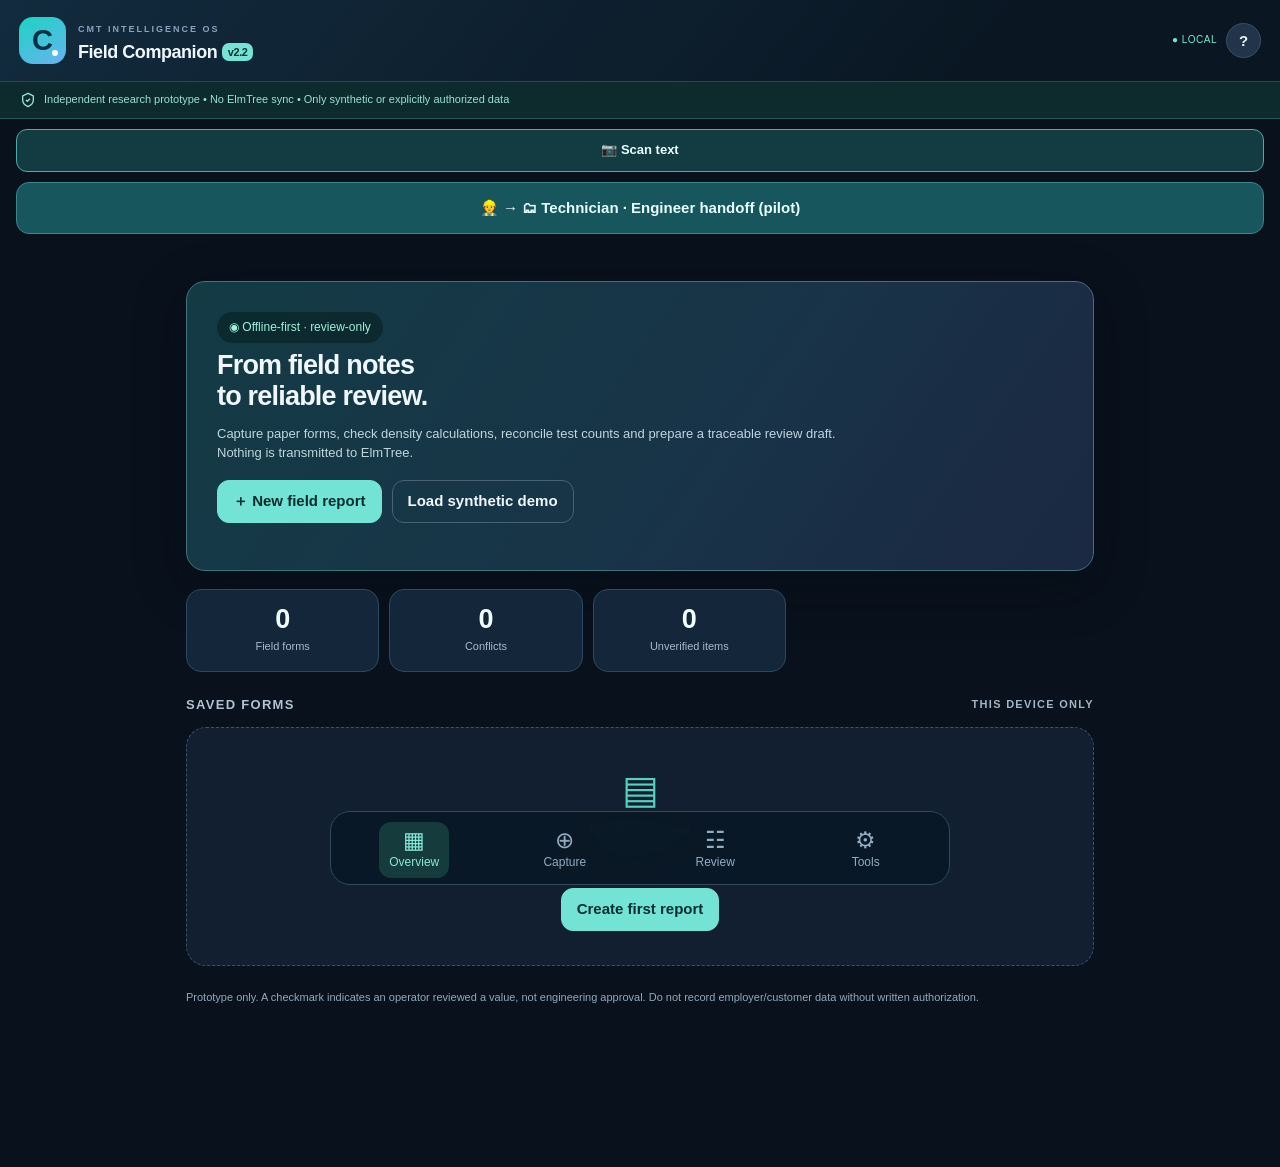
<file: docs/index.html>
<!doctype html><html lang="en"><head><meta charset="utf-8"><meta name="viewport" content="width=device-width,initial-scale=1,viewport-fit=cover"><meta name="theme-color" content="#0c1724"><meta name="apple-mobile-web-app-capable" content="yes"><meta name="apple-mobile-web-app-status-bar-style" content="black-translucent"><meta name="apple-mobile-web-app-title" content="CMT Field"><meta name="description" content="Offline-first construction materials test capture and reviewer assistance prototype"><link rel="manifest" href="manifest.webmanifest"><link rel="apple-touch-icon" href="icons/icon-192.png"><link rel="icon" href="icons/icon-192.png"><link rel="stylesheet" href="styles.css"><title>CMT Field | Intelligence OS</title></head>
<body><div id="app">
<header class="top"><div class="brand"><div class="brandicon">C<span class="icon-dot"></span></div><div><span class="brandline">CMT INTELLIGENCE OS</span><h1>Field Companion <span class="version">v2.2</span></h1></div></div><div class="topright"><span id="net" class="connection">● LOCAL</span><button type="button" class="iconbtn" id="helpBtn" aria-label="Information">?</button></div></header>
<section class="privacy-banner"><svg viewBox="0 0 24 24" width="16" height="16"><path fill="none" stroke="currentColor" stroke-width="2" d="M12 2 4 6v6c0 5 3.6 8 8 10 4.4-2 8-5 8-10V6z"/><path d="m9 12 2 2 4-4" fill="none" stroke="currentColor" stroke-width="2"/></svg><span>Independent research prototype • No ElmTree sync • Only synthetic or explicitly authorized data</span></section>
<div style="padding:10px 16px 2px"><a href="handoff.html" style="display:block;padding:14px 16px;background:#16565c;color:#e8ffff;border-radius:13px;text-align:center;font-weight:700;text-decoration:none;border:1px solid #39868b">👷 → 🗂 Technician · Engineer handoff (pilot)</a></div><main id="screen" aria-live="polite"></main>
<nav class="nav" aria-label="App navigation"><button data-tab="home" class="navitem active"><span class="navicon">▦</span><span>Overview</span></button><button data-tab="new" class="navitem"><span class="navicon">⊕</span><span>Capture</span></button><button data-tab="review" class="navitem"><span class="navicon">☷</span><span>Review</span></button><button data-tab="settings" class="navitem"><span class="navicon">⚙</span><span>Tools</span></button></nav>
<div class="toast" id="toast" role="status" aria-live="polite"></div>
<input id="ocrImportPicker" type="file" accept="application/json,.json" hidden><input id="photoPicker" accept="image/jpeg,image/png,image/webp" type="file" capture="environment" hidden>
</div><script src="core.js"></script><script src="ocr_adapter.js"></script><script src="app.js"></script><script>
/* CMT Mobile OCR 2.1 - browser-side, consent-gated, unverified proposals only */
(() => {
  'use strict';
  if (window.CMTMobileOCR) return;
  const VERSION='2.1.0';
  const CDN='https://cdn.jsdelivr.net/npm/tesseract.js@5.1.1/dist/tesseract.min.js';
  let image=null, worker=null, busy=false;
  const names={slump:'Slump (in)',air:'Air content (%)',temperature:'Concrete temperature (F)',supplier:'Concrete supplier',ticket:'Ticket number',truck:'Truck number',wet:'Wet density (pcf)',dry:'Dry density (pcf)',moisture:'Moisture (%)',mdd:'Maximum dry density (pcf)',percent:'Reported compaction (%)'};
  const safe=s=>String(s||'').replace(/[&<>"']/g,c=>({'&':'&amp;','<':'&lt;','>':'&gt;','"':'&quot;',"'":'&#39;'}[c]));
  const rules=[
    ['slump',/\bslump\s*(?:\(in\)|inches|in\.)?\s*[:=\-]?\s*(\d{1,2}(?:\.\d{1,2})?)\b/i,0,15],
    ['air',/\bair\s*(?:content|%)\s*[:=\-]?\s*(\d{1,2}(?:\.\d{1,2})?)\s*%?/i,0,25],
    ['temperature',/\b(?:concrete\s*(?:temp(?:erature)?|t\.)|temp(?:erature)?\s*concrete)\s*(?:\(?\s*°?f\s*\)?)?\s*[:=\-]?\s*(\d{2,3}(?:\.\d{1,2})?)/i,20,135],
    ['wet',/\b(?:wet\s*(?:density|pcf)|field\s*density\s*wet)\s*[:=\-]?\s*(\d{2,3}(?:\.\d{1,2})?)/i,50,180],
    ['dry',/\b(?:dry\s*(?:density|pcf)|field\s*density\s*dry)\s*[:=\-]?\s*(\d{2,3}(?:\.\d{1,2})?)/i,50,180],
    ['mdd',/\b(?:maximum\s*dry\s*density|mdd)\s*[:=\-]?\s*(\d{2,3}(?:\.\d{1,2})?)/i,50,200],
    ['moisture',/\b(?:moisture|water\s*content)\s*(?:\(%\)|%)?\s*[:=\-]?\s*(\d{1,2}(?:\.\d{1,2})?)\s*%?/i,0,55],
    ['percent',/\b(?:percent\s*(?:of\s*)?(?:density|compaction)|relative\s*compaction)\s*(?:\(%\)|%)?\s*[:=\-]?\s*(\d{2,3}(?:\.\d{1,2})?)\s*%?/i,50,120],
  ];
  function suggestions(text){
    const out=[];
    for(const [key,re,min,max] of rules){
      const match=String(text).match(re); if(!match)continue;
      const n=Number(match[1]); if(!Number.isFinite(n)||n<min||n>max)continue;
      out.push({key,value:String(match[1]),label:names[key]});
    }
    const suppliers=String(text).match(/(?:concrete\s+supplier|supplier)\s*[:=]\s*([^\n]{2,65})/i);
    if(suppliers)out.push({key:'supplier',value:suppliers[1].trim().slice(0,60),label:names.supplier});
    return out;
  }
  window.CMTMobileOCR={suggestions,VERSION};
  const styles=document.createElement('style');
  styles.textContent=`
  .cmt-scan-btn{border:1px solid #4eaba8;border-radius:11px;background:#123b42;color:#e7ffff;font-size:13px;padding:10px 13px;cursor:pointer;margin-right:8px;font-weight:700}
  #cmt-ocr-backdrop[hidden]{display:none!important}
  #cmt-ocr-backdrop{position:fixed;inset:0;z-index:10000;background:rgba(0,0,0,.83);display:flex;align-items:flex-start;justify-content:center;overflow:auto;padding:18px 12px 45px}
  #cmt-ocr-panel{font:15px/1.45 -apple-system,BlinkMacSystemFont,Arial,sans-serif;color:#e5f3f7;background:#0c1c2b;width:min(100%,560px);border:1px solid #316078;border-radius:17px;padding:18px;box-sizing:border-box;box-shadow:0 10px 45px #0009}
  #cmt-ocr-panel h2{font-size:23px;margin:0 0 6px;color:white} #cmt-ocr-panel p{font-size:13px;color:#b6cbd2}
  #cmt-ocr-panel button{background:#17465a;color:#f4ffff;border:1px solid #3b7182;border-radius:10px;padding:10px 12px;font-size:15px;cursor:pointer}
  #cmt-ocr-panel button:disabled{opacity:.48;cursor:not-allowed}
  #cmt-ocr-panel button.primary{background:#177d82;border-color:#239ca4}
  #cmt-ocr-panel .ocr-actions{display:flex;gap:9px;flex-wrap:wrap;margin:13px 0}
  #cmt-ocr-panel textarea{width:100%;min-height:145px;border:1px solid #3b6274;border-radius:10px;background:#071320;color:#effcff;padding:12px;box-sizing:border-box;font-size:15px}
  #cmt-ocr-panel img{max-width:100%;max-height:175px;object-fit:contain;border-radius:8px;margin:10px 0}
  #cmt-ocr-panel label{display:block;margin:9px 0;color:#e7f5f6}
  #cmt-ocr-panel input[type=checkbox]{width:19px;height:19px;vertical-align:middle;margin-right:8px}
  #cmt-ocr-panel .ocr-status{color:#97e1de;font-weight:600;min-height:24px}
  #cmt-ocr-panel .ocr-candidate{background:#132d3e;border:1px solid #365d6b;padding:8px;border-radius:10px;margin-top:7px}
  `;
  document.head.append(styles);
  const overlay=document.createElement('div'); overlay.id='cmt-ocr-backdrop';overlay.hidden=true;
  overlay.innerHTML=`<section id="cmt-ocr-panel" role="dialog" aria-modal="true" aria-label="Local photo text recognition">
  <div style="display:flex;justify-content:space-between;align-items:center;gap:6px"><h2>Scan text · OCR beta</h2><button type="button" id="ocrClose">Close ✕</button></div>
  <p>English printed text works best. Handwriting and dense soil tables can be misread. Nothing is approved automatically. First scan needs internet to download OCR engine/language files; images are processed locally by that engine.</p>
  <label><input id="ocrAuthorize" type="checkbox">I am using synthetic data or have permission for this document.</label>
  <div class="ocr-actions"><button type="button" id="ocrTake">📷 Take photo</button><button type="button" id="ocrChoose">▤ Choose photo</button></div>
  <input type="file" accept="image/jpeg,image/png,image/webp" capture="environment" id="ocrCamera" hidden>
  <input type="file" accept="image/jpeg,image/png,image/webp" id="ocrLibrary" hidden>
  <img id="ocrPreview" alt="Selected image preview" hidden>
  <div class="ocr-actions"><button type="button" class="primary" id="ocrRun" disabled>Read text on this iPhone</button></div>
  <p class="ocr-status" id="ocrProgress" aria-live="polite">Choose an image to begin.</p>
  <div id="ocrOutput" hidden><label for="ocrText">OCR text — EDIT against original photo:</label><textarea id="ocrText" spellcheck="false"></textarea>
  <div class="ocr-actions"><button id="ocrFind" type="button">Find possible measurements</button><button id="ocrCopy" type="button">Copy text</button></div>
  <div id="ocrFields"></div><div class="ocr-actions"><button type="button" id="ocrApply" class="primary" hidden>Apply checked proposals to the OPEN form (unverified)</button></div>
  </div>
  <p>For soil table rows: do not trust line alignment or automatic values. Review each test manually before any engineering decision.</p></section>`;
  document.body.append(overlay);
  const $=id=>document.getElementById(id);
  const status=message=>{$('ocrProgress').textContent=message;};
  function show(){overlay.hidden=false;document.body.style.overflow='hidden';$('ocrClose').focus();}
  function hide(){if(busy)return;overlay.hidden=true;document.body.style.overflow='';}
  $('ocrClose').onclick=hide;
  overlay.addEventListener('click',e=>{if(e.target===overlay)hide();});
  document.addEventListener('keydown',e=>{if(e.key==='Escape'&&!overlay.hidden)hide();});
  const scanBtn=document.createElement('button');scanBtn.className='cmt-scan-btn';scanBtn.type='button';scanBtn.textContent='📷 Scan text';scanBtn.onclick=show;
  scanBtn.style.cssText='display:block;width:calc(100% - 32px);margin:10px 16px 0;min-height:43px;';document.querySelector('.privacy-banner').after(scanBtn);
  const help=document.getElementById('helpBtn');help.onclick=()=>alert('CMT Field v2.1 — mobile OCR beta. Printed English text may be recognized. Handwriting and soil tables require visual confirmation. All proposals are UNVERIFIED; no ElmTree connection or engineering approval.');
  $('ocrTake').onclick=()=>$('ocrCamera').click(); $('ocrChoose').onclick=()=>$('ocrLibrary').click();
  async function setImage(file){
    if(!file)return;
    if(!/^image\/(jpeg|png|webp)$/.test(file.type)||file.size>15*1024*1024){status('Use a JPG/PNG/WebP photo under 15 MB.');return;}
    try{
      const url=URL.createObjectURL(file);const el=new Image();
      await new Promise((resolve,reject)=>{el.onload=resolve;el.onerror=reject;el.src=url;});
      const factor=Math.min(1,1800/Math.max(el.naturalWidth,el.naturalHeight));
      const canvas=document.createElement('canvas');canvas.width=Math.max(1,Math.round(el.naturalWidth*factor));canvas.height=Math.max(1,Math.round(el.naturalHeight*factor));
      canvas.getContext('2d',{alpha:false}).drawImage(el,0,0,canvas.width,canvas.height);
      image=await new Promise((resolve,reject)=>canvas.toBlob(b=>b?resolve(b):reject(Error('Image conversion failed')),'image/jpeg',0.9));
      $('ocrPreview').src=url;$('ocrPreview').hidden=false;status('Photo ready. Check permission and press Read text.');$('ocrRun').disabled=false;
      $('ocrOutput').hidden=true;$('ocrFields').textContent='';$('ocrApply').hidden=true;
      // Do not persist either original photo or OCR text in device storage.
    }catch(e){status('Photo could not be opened: '+e.message);}
  }
  for(const name of ['ocrCamera','ocrLibrary'])$(name).addEventListener('change',e=>{setImage(e.target.files?.[0]);e.target.value='';});
  function loadOCR(){return new Promise((resolve,reject)=>{
    if(window.Tesseract?.createWorker)return resolve(window.Tesseract);
    const s=document.createElement('script');s.src=CDN;s.onload=()=>window.Tesseract?.createWorker?resolve(window.Tesseract):reject(Error('Engine unavailable'));s.onerror=()=>reject(Error('OCR library download failed: check internet'));document.head.append(s);
  });}
  $('ocrRun').onclick=async()=>{
    if(busy||!image)return;
    if(!$('ocrAuthorize').checked)return status('You must confirm permission to use the photo first.');
    busy=true;$('ocrRun').disabled=true;$('ocrClose').disabled=true;
    try{
      status('Loading OCR engine (first time requires internet)...');const t=await loadOCR();
      worker=await t.createWorker('eng',1,{logger:msg=>{if(msg.status)status(`${msg.status} ${Number.isFinite(msg.progress)?Math.round(msg.progress*100)+'%':''}`)}});
      status('Recognizing characters locally...');const response=await worker.recognize(image);
      const value=String(response?.data?.text||'').slice(0,30000);
      $('ocrText').value=value;$('ocrOutput').hidden=false;
      status(`Read ${value.length} characters. Compare EVERY number against the image.`);
      showCandidates();
    }catch(e){status('OCR failed: '+e.message+'. Try better lighting or stable internet.');}
    finally{if(worker){try{await worker.terminate();}catch{}worker=null;}busy=false;$('ocrRun').disabled=false;$('ocrClose').disabled=false;}
  };
  function showCandidates(){const found=suggestions($('ocrText').value);const root=$('ocrFields');root.textContent='';
    const hasCurrentForm=!!document.querySelector('input[data-value],input[data-row]');
    for(const item of found){
      const label=document.createElement('label');label.className='ocr-candidate';
      const c=document.createElement('input');c.type='checkbox';c.dataset.key=item.key;c.dataset.value=item.value;
      label.append(c,document.createTextNode(` ${item.label}: ${item.value} — UNVERIFIED`));root.append(label);
    }
    if(!found.length)root.textContent='No clear labeled measurements found. Edit or copy the raw OCR text; do not guess unreadable numbers.';
    $('ocrApply').hidden=!found.length||!hasCurrentForm;
    if(found.length&&!hasCurrentForm)root.append(document.createTextNode(' Open a saved form first to apply measurement proposals.'));
  }
  $('ocrFind').onclick=showCandidates;
  $('ocrCopy').onclick=async()=>{try{await navigator.clipboard.writeText($('ocrText').value);status('Text copied. All numbers still require verification.');}catch(e){status('Clipboard unavailable. Select and copy text manually.');}};
  $('ocrApply').onclick=()=>{
    const selections=[...$('ocrFields').querySelectorAll('input:checked')];if(!selections.length)return status('Select proposed measurements you have visually inspected.');
    if(!confirm('Apply checked OCR suggestions to the open form as UNVERIFIED values? Existing values may be overwritten.'))return;
    let count=0;
    for(const sel of selections){
      const key=sel.dataset.key,value=sel.dataset.value;
      let field=document.querySelector(`[data-value="${key}"]`);
      if(!field && ['wet','moisture','dry','mdd','percent'].includes(key)){
        // Never infer alignment for multirow field sheets. Only a manually-added single row can receive OCR values.
        if(document.querySelectorAll('input[data-row="0"]').length && !document.querySelector('input[data-row="1"]')){
          field=document.querySelector(`[data-row="0"][data-col="${key}"]`);
        }
      }
      if(!field)continue;
      field.value=value;field.dispatchEvent(new Event('change',{bubbles:true}));count++;
    }
    status(`Applied ${count} proposal(s) as UNVERIFIED. Check original photo and tick field reviews manually.`);
    showCandidates();
  };
  // Existing SW caches older HTML forever; update cached index with the newly fetched HTML on first load.
  // Never caches uploaded images, recognized text, or OCR model.
  if('caches' in window&&location.protocol==='https:'){
    caches.keys().then(async keys=>{for(const k of keys){if(!k.startsWith('cmt-field-companion-'))continue;const cache=await caches.open(k);const current=await fetch('./index.html?ocr_upgrade='+VERSION,{cache:'no-store'});if(current.ok)await cache.put('./index.html',current.clone());}}).catch(()=>{});
  }
})();

</script></body></html>
</file>
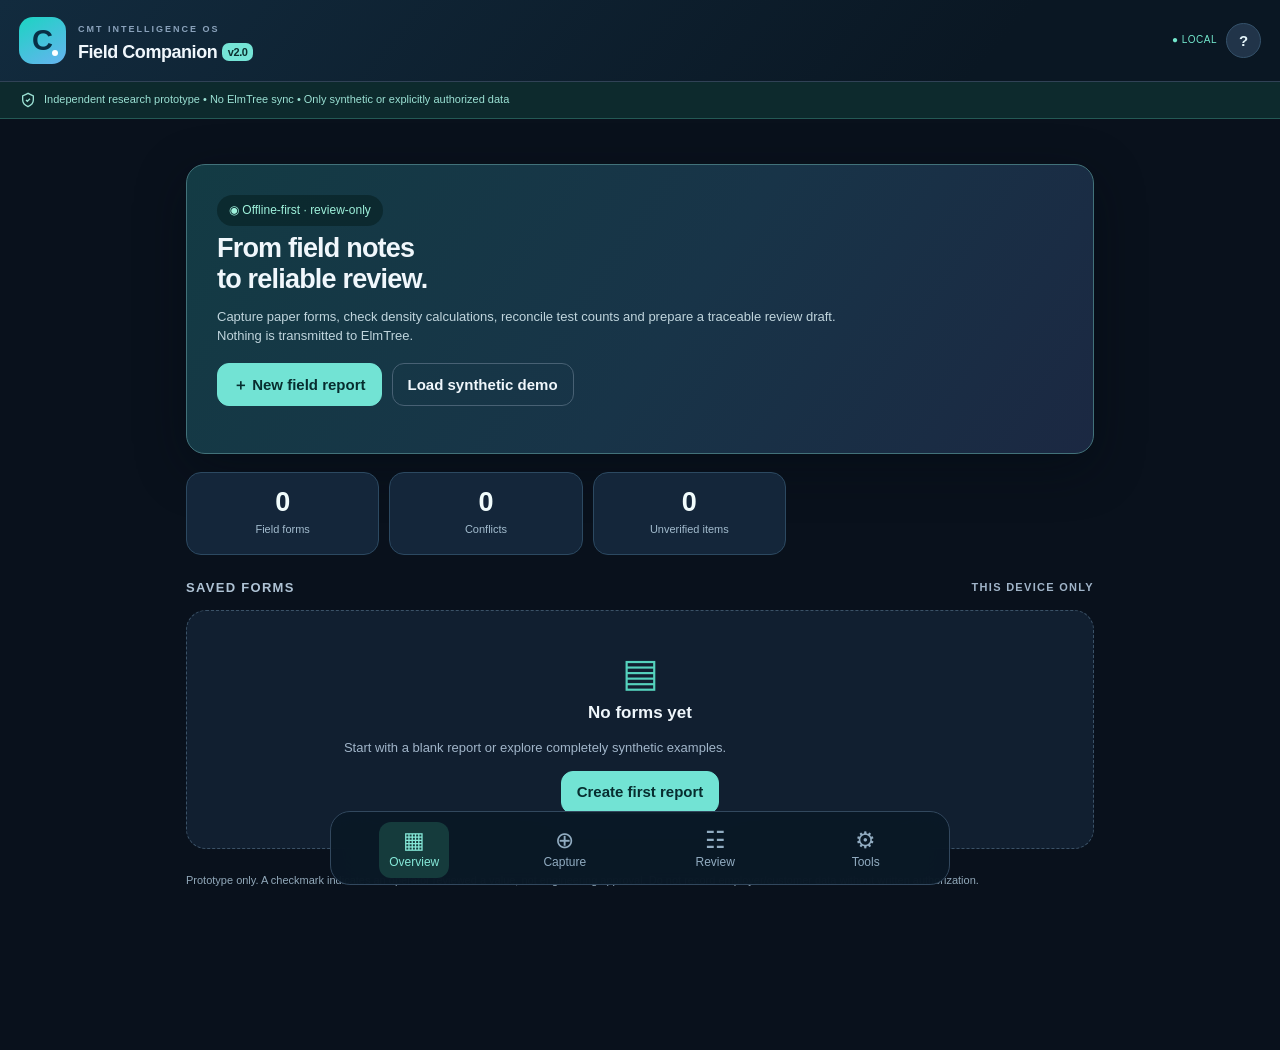
<file: mobile/index.html>
<!doctype html><html lang="en"><head><meta charset="utf-8"><meta name="viewport" content="width=device-width,initial-scale=1,viewport-fit=cover"><meta name="theme-color" content="#0c1724"><meta name="apple-mobile-web-app-capable" content="yes"><meta name="apple-mobile-web-app-status-bar-style" content="black-translucent"><meta name="apple-mobile-web-app-title" content="CMT Field"><meta name="description" content="Offline-first construction materials test capture and reviewer assistance prototype"><link rel="manifest" href="manifest.webmanifest"><link rel="apple-touch-icon" href="icons/icon-192.png"><link rel="icon" href="icons/icon-192.png"><link rel="stylesheet" href="styles.css"><title>CMT Field | Intelligence OS</title></head>
<body><div id="app">
<header class="top"><div class="brand"><div class="brandicon">C<span class="icon-dot"></span></div><div><span class="brandline">CMT INTELLIGENCE OS</span><h1>Field Companion <span class="version">v2.0</span></h1></div></div><div class="topright"><span id="net" class="connection">● LOCAL</span><button type="button" class="iconbtn" id="helpBtn" aria-label="Information">?</button></div></header>
<section class="privacy-banner"><svg viewBox="0 0 24 24" width="16" height="16"><path fill="none" stroke="currentColor" stroke-width="2" d="M12 2 4 6v6c0 5 3.6 8 8 10 4.4-2 8-5 8-10V6z"/><path d="m9 12 2 2 4-4" fill="none" stroke="currentColor" stroke-width="2"/></svg><span>Independent research prototype • No ElmTree sync • Only synthetic or explicitly authorized data</span></section>
<main id="screen" aria-live="polite"></main>
<nav class="nav" aria-label="App navigation"><button data-tab="home" class="navitem active"><span class="navicon">▦</span><span>Overview</span></button><button data-tab="new" class="navitem"><span class="navicon">⊕</span><span>Capture</span></button><button data-tab="review" class="navitem"><span class="navicon">☷</span><span>Review</span></button><button data-tab="settings" class="navitem"><span class="navicon">⚙</span><span>Tools</span></button></nav>
<div class="toast" id="toast" role="status" aria-live="polite"></div>
<input id="ocrImportPicker" type="file" accept="application/json,.json" hidden><input id="photoPicker" accept="image/jpeg,image/png,image/webp" type="file" capture="environment" hidden>
</div><script src="core.js"></script><script src="ocr_adapter.js"></script><script src="app.js"></script></body></html>
</file>
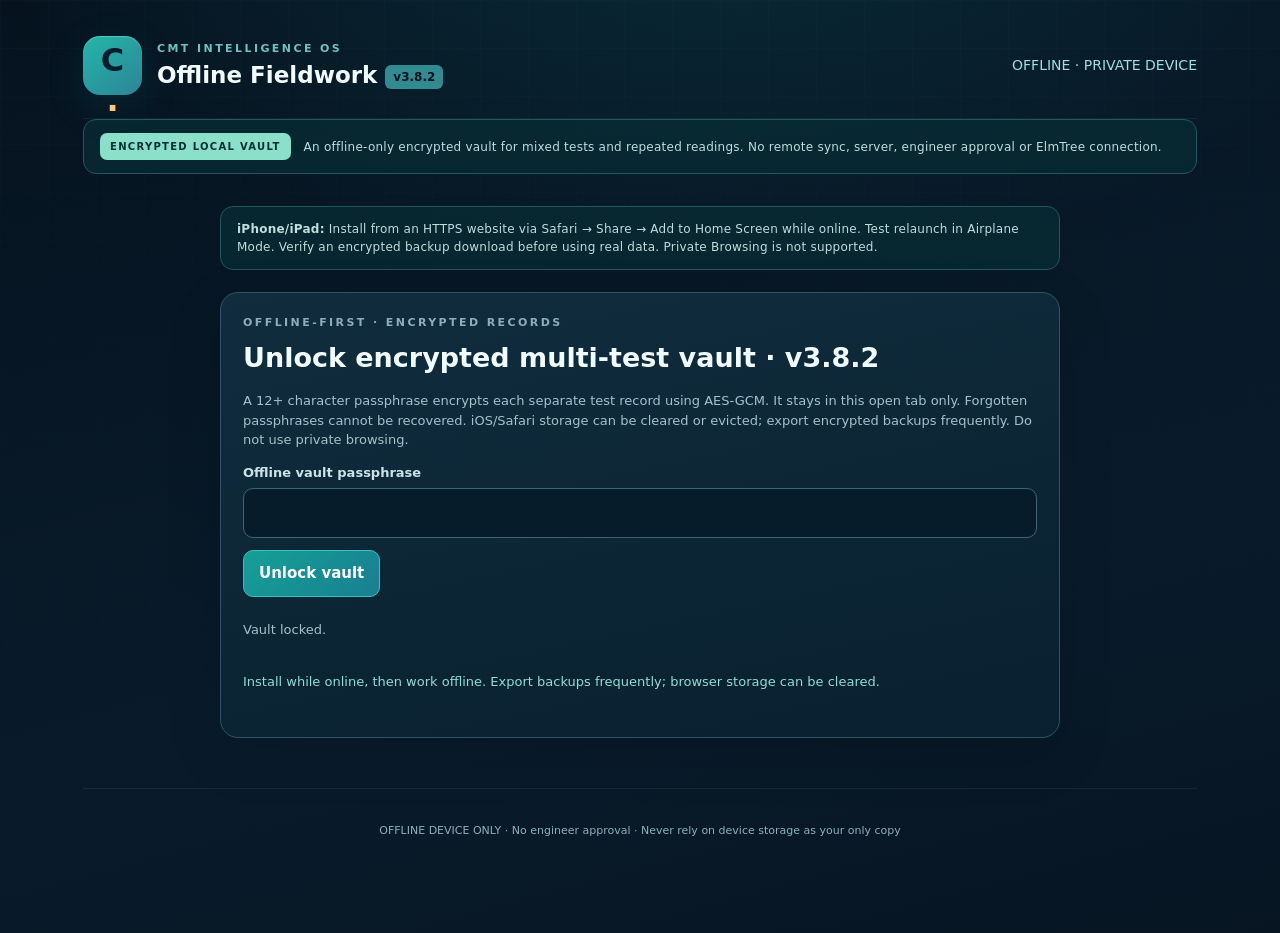
<file: docs/offline/index.html>
<!doctype html><html lang="en"><head><meta charset="utf-8"><meta name="viewport" content="width=device-width,initial-scale=1,viewport-fit=cover"><meta name="theme-color" content="#0b1929"><title>CMT Field · Encrypted Offline v3.8.2</title><link rel="stylesheet" href="./styles.css"><link rel="stylesheet" href="./offline.css"><link rel="manifest" href="./manifest.webmanifest"><link rel="apple-touch-icon" href="./icons/icon-192.png"></head>
<body><div class="shell"><header><div class="identity"><span class="logo">C<span>·</span></span><div><div class="overline">CMT INTELLIGENCE OS</div><h1>Offline Fieldwork <em>v3.8.2</em></h1></div></div><span class="returnLink">OFFLINE · PRIVATE DEVICE</span></header>
<div class="notice"><span class="notice-mark">ENCRYPTED LOCAL VAULT</span> An offline-only encrypted vault for mixed tests and repeated readings. No remote sync, server, engineer approval or ElmTree connection.</div>
<main class="offline-layout"><div class="notice" style="display:block;margin-top:12px"><strong>iPhone/iPad:</strong> Install from an HTTPS website via Safari → Share → Add to Home Screen while online. Test relaunch in Airplane Mode. Verify an encrypted backup download before using real data. Private Browsing is not supported.</div><section class="panel"><div class="eyebrow">OFFLINE-FIRST · ENCRYPTED RECORDS</div><h2 id="title">Unlock encrypted field-test vault</h2><p class="hint">A 12+ character passphrase encrypts each separate test record using AES-GCM. It stays in this open tab only. Forgotten passphrases cannot be recovered. iOS/Safari storage can be cleared or evicted; export encrypted backups frequently. Do not use private browsing.</p>
<form id="unlockForm"><label>Offline vault passphrase<input id="draftPass" type="password" minlength="12" maxlength="200" autocomplete="off" required></label><button class="primary" type="submit">Unlock vault</button></form>
<div id="vaultControls" hidden><div class="offline-actions"><button id="newDraft" type="button" class="primary">＋ New test</button><button id="loadDemo" type="button" class="outline">＋ Load 10 synthetic tests</button><label>Show test day<input id="dayFilter" type="date"></label><button type="button" id="clearFilter" class="outline">All days</button><button id="exportVault" type="button" class="outline">Export encrypted backup · verify download</button><label class="outline" style="padding:10px">Import + verify encrypted backup<input type="file" id="importVault" accept=".json,application/json"></label><button id="lock" type="button" class="outline">Lock</button></div><p class="hint" id="backupReminder" role="status"></p><p class="hint" id="storageHealth" role="status" aria-live="polite"></p><h3>Saved tests (<span id="vaultCount">0</span>)</h3><p class="hint" id="daySummary"></p><div id="vaultList"></div></div>
<div id="editor" hidden><h3>Edit selected test</h3><div class="offline-actions"><button id="makeCopy" type="button" class="outline">Duplicate as a new test (safe)</button><button id="erase" type="button" class="danger">Delete local report</button></div><p class="hint" id="serverRef"></p><label>Assigned project ID (optional offline; choose an assigned project when syncing)<input id="projectOffline" type="number" min="1" step="1" placeholder="Set in online portal if unknown"></label><label>Test date<input type="date" id="offDate"></label><label>Test type<select id="offCategory"></select></label><p id="testHint" class="hint"></p><div id="categoryValues" class="offline-grid"></div><div class="offline-actions"><h3 id="readingHeading">Readings</h3><button id="addRow" type="button" class="outline">＋ Add row</button></div><div id="rows"></div><div class="offline-actions"><button id="save" type="button" class="primary">Save encrypted now</button></div><p class="hint">This standalone edition never submits reports. Do not enter confidential company data until the app has been approved for that use. Back up encrypted JSON files after each shift and verify the downloaded file in Files. The same passphrase is required to restore.</p></div>
<p id="saveIndicator" class="offline-status" role="status" aria-live="polite">Vault locked.</p><p id="offStatus" class="offline-status" role="status" aria-live="polite"></p></section></main><footer>OFFLINE DEVICE ONLY · No engineer approval · Never rely on device storage as your only copy</footer></div><script src="./test_catalog.js"></script><script src="./offline_store.js"></script><script src="./offline_queue.js"></script><script src="./demo_seed.js"></script><script src="./offline.js"></script><script src="./register-sw.js"></script></body></html>
</file>
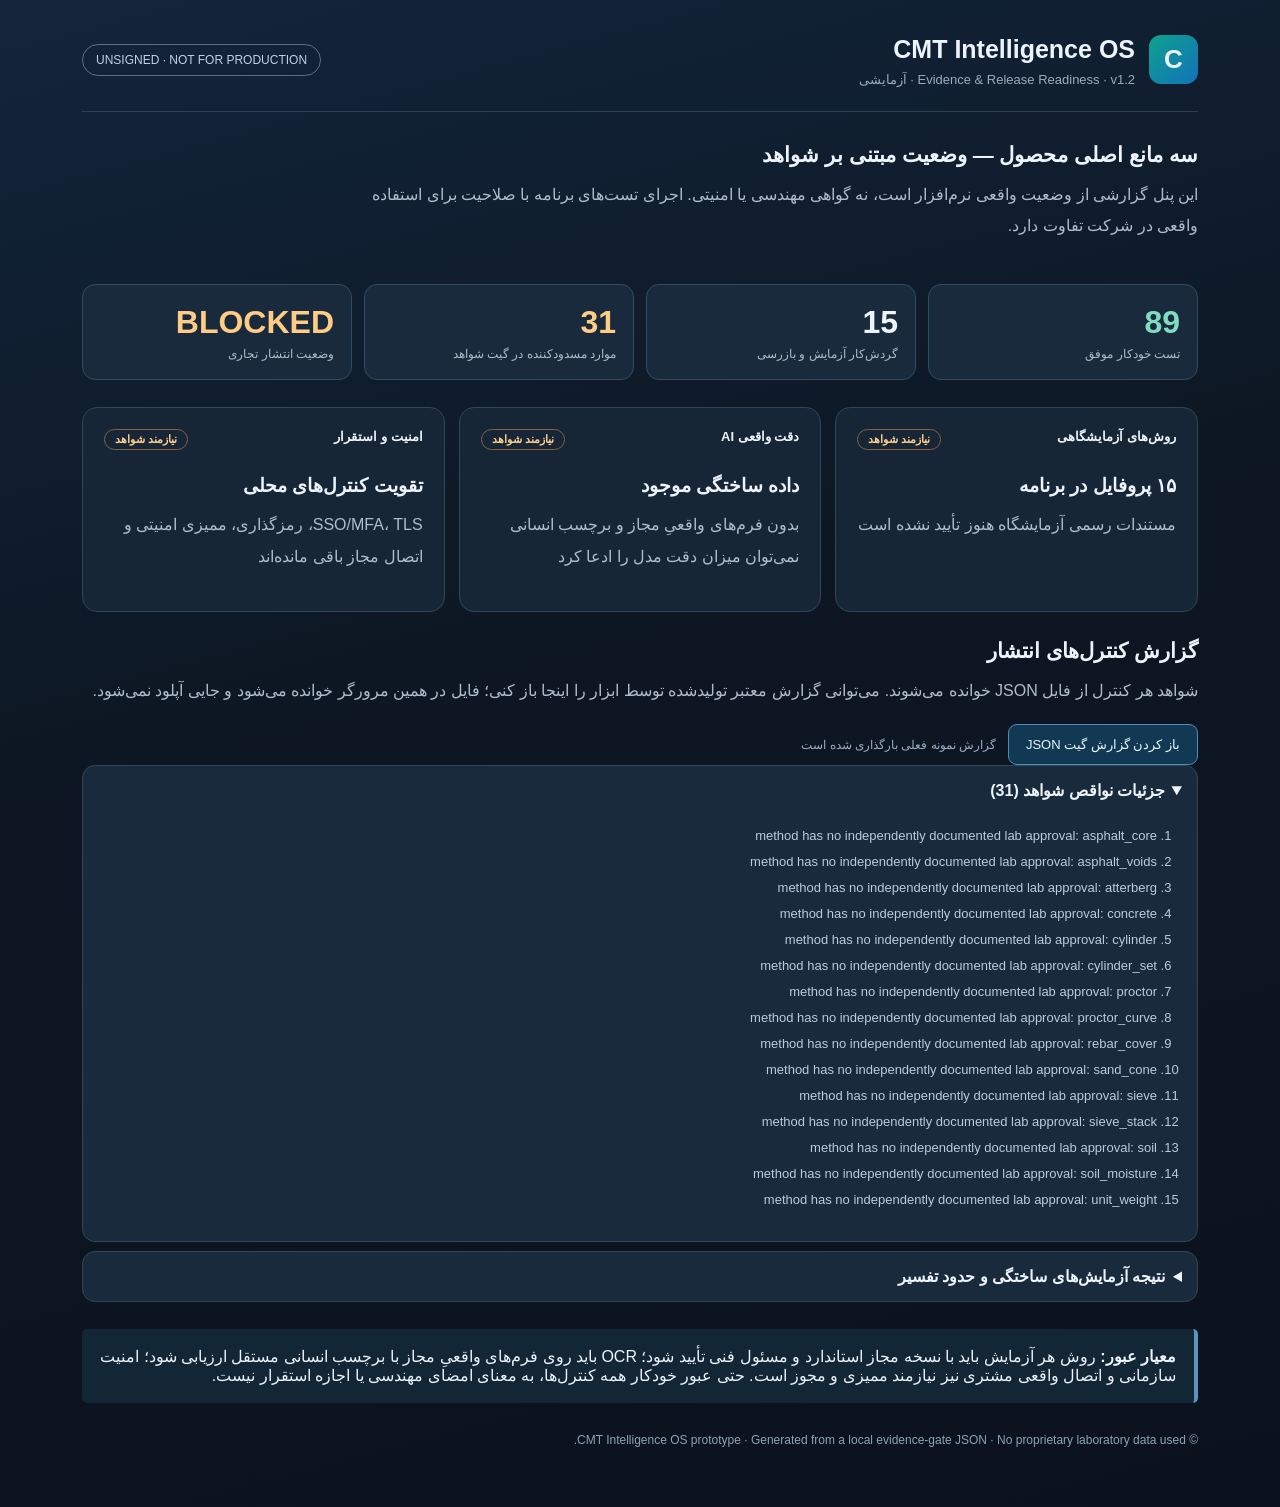
<file: READINESS_DASHBOARD.html>
<!doctype html><html lang="fa" dir="rtl"><head><meta charset="utf-8"/><meta name="viewport" content="width=device-width,initial-scale=1"/>
<title>CMT Intelligence OS — Readiness v1.2</title>
<style>
:root{font-family:Tahoma,Arial,sans-serif;color-scheme:dark;background:#0d1622;color:#edf3fb}
*{box-sizing:border-box}body{margin:0;background:linear-gradient(165deg,#12253b 0%,#0d1622 45%,#0b121d 100%);min-height:100vh}
main{max-width:1160px;margin:auto;padding:32px 22px 60px}
header{display:flex;align-items:center;justify-content:space-between;gap:20px;padding-bottom:24px;border-bottom:1px solid #294057}
.brand{display:flex;align-items:center;gap:14px}.mark{display:grid;place-items:center;width:49px;height:49px;border-radius:12px;background:linear-gradient(135deg,#0fa18d,#1272ba);font-weight:bold;font-size:26px}
h1{font-size:25px;margin:0 0 5px;line-height:1.4}.sub{font-size:13px;color:#99acbd}
.tag{border:1px solid #54708b;color:#bdd2e7;border-radius:99px;padding:8px 13px;font-size:12px}
.intro{padding:31px 0 20px}h2{font-size:21px;margin:0 0 12px}p{line-height:1.95;color:#aebdcc;margin:0}.lead{max-width:850px}
.metrics{display:grid;grid-template-columns:repeat(4,1fr);gap:12px;margin:23px 0 27px}
.metric{background:#182a3b;border:1px solid #304c64;border-radius:13px;padding:17px}.metric strong{display:block;font-size:32px;line-height:1.3}.metric small{font-size:12px;color:#aebdcc}
.status{color:#ffcc85}.ok{color:#7fdbc1}.grid{display:grid;grid-template-columns:repeat(3,1fr);gap:14px}
.gate{background:#162637;border:1px solid #304758;border-radius:15px;padding:21px;min-height:205px}.gateTop{display:flex;justify-content:space-between;gap:9px;font-size:13px;font-weight:bold}
.pill{font-size:11px;padding:3px 10px;border:1px solid #856342;color:#ffcf8f;border-radius:20px;white-space:nowrap}
.gate h3{font-size:19px;margin:22px 0 9px;line-height:1.5}
section{margin-top:27px}details{background:#182a3b;border:1px solid #304758;border-radius:13px;margin-bottom:9px;padding:15px}summary{cursor:pointer;font-weight:bold}
.issueList{padding:10px 25px 10px 4px;line-height:2;font-size:13px;color:#b9cbe0;max-height:400px;overflow:auto}
.controls{display:flex;gap:12px;align-items:center;flex-wrap:wrap;margin-top:18px}
label.upload{cursor:pointer;border:1px solid #4d8fba;background:#123953;padding:12px 17px;border-radius:9px;color:#e9f6ff;font-size:13px}
input[type=file]{display:none}.hint{font-size:12px;color:#95afc4}.note{background:#122635;border-right:4px solid #5c92bb;padding:18px;border-radius:5px;margin-top:27px}
footer{margin-top:30px;color:#8ba3b7;font-size:12px}
@media(max-width:850px){.metrics{grid-template-columns:repeat(2,1fr)}.grid{grid-template-columns:1fr}header{flex-direction:column;align-items:flex-start}}
</style></head><body><main>
<header><div class="brand"><div class="mark">C</div><div><h1>CMT Intelligence OS</h1><div class="sub">Evidence & Release Readiness · v1.2 · آزمایشی</div></div></div><span class="tag">UNSIGNED · NOT FOR PRODUCTION</span></header>
<div class="intro"><h2>سه مانع اصلی محصول — وضعیت مبتنی بر شواهد</h2><p class="lead">این پنل گزارشی از وضعیت واقعی نرم‌افزار است، نه گواهی مهندسی یا امنیتی. اجرای تست‌های برنامه با صلاحیت برای استفاده واقعی در شرکت تفاوت دارد.</p></div>
<div class="metrics"><div class="metric"><strong class="ok">89</strong><small>تست خودکار موفق</small></div><div class="metric"><strong>15</strong><small>گردش‌کار آزمایش و بازرسی</small></div><div class="metric"><strong class="status" id="issueCount">31</strong><small>موارد مسدودکننده در گیت شواهد</small></div><div class="metric"><strong class="status" id="decision">BLOCKED</strong><small>وضعیت انتشار تجاری</small></div></div>
<div class="grid"><article class="gate"><div class="gateTop"><span>روش‌های آزمایشگاهی</span><span class="pill">نیازمند شواهد</span></div><h3>۱۵ پروفایل در برنامه</h3><p>مستندات رسمی آزمایشگاه هنوز تأیید نشده است</p></article><article class="gate"><div class="gateTop"><span>دقت واقعی AI</span><span class="pill">نیازمند شواهد</span></div><h3>داده ساختگی موجود</h3><p>بدون فرم‌های واقعیِ مجاز و برچسب انسانی نمی‌توان میزان دقت مدل را ادعا کرد</p></article><article class="gate"><div class="gateTop"><span>امنیت و استقرار</span><span class="pill">نیازمند شواهد</span></div><h3>تقویت کنترل‌های محلی</h3><p>SSO/MFA، TLS، رمزگذاری، ممیزی امنیتی و اتصال مجاز باقی مانده‌اند</p></article></div>
<section><h2>گزارش کنترل‌های انتشار</h2><p>شواهد هر کنترل از فایل JSON خوانده می‌شوند. می‌توانی گزارش معتبر تولیدشده توسط ابزار را اینجا باز کنی؛ فایل در همین مرورگر خوانده می‌شود و جایی آپلود نمی‌شود.</p>
<div class="controls"><label class="upload" for="reportInput">باز کردن گزارش گیت JSON</label><input type="file" id="reportInput" accept="application/json,.json"/><span class="hint" id="fileState">گزارش نمونه فعلی بارگذاری شده است</span></div>
<details open><summary>جزئیات نواقص شواهد <span id="countLabel"></span></summary><ol class="issueList" id="issues"></ol></details>
<details><summary>نتیجه آزمایش‌های ساختگی و حدود تفسیر</summary><p style="margin-top:12px" id="synthetic"></p></details>
</section>
<div class="note"><strong>معیار عبور:</strong> روش هر آزمایش باید با نسخه مجاز استاندارد و مسئول فنی تأیید شود؛ OCR باید روی فرم‌های واقعیِ مجاز با برچسب انسانی مستقل ارزیابی شود؛ امنیت سازمانی و اتصال واقعی مشتری نیز نیازمند ممیزی و مجوز است. حتی عبور خودکار همه کنترل‌ها، به معنای امضای مهندسی یا اجازه استقرار نیست.</div>
<footer>© CMT Intelligence OS prototype · Generated from a local evidence-gate JSON · No proprietary laboratory data used.</footer>
</main><script>let report={"schema": "cmt-release-evidence-gate-v1", "release_decision": "BLOCKED", "checks": {"method_count": 15, "expected_methods": 15, "security_control_count": 10}, "issues": ["method has no independently documented lab approval: asphalt_core", "method has no independently documented lab approval: asphalt_voids", "method has no independently documented lab approval: atterberg", "method has no independently documented lab approval: concrete", "method has no independently documented lab approval: cylinder", "method has no independently documented lab approval: cylinder_set", "method has no independently documented lab approval: proctor", "method has no independently documented lab approval: proctor_curve", "method has no independently documented lab approval: rebar_cover", "method has no independently documented lab approval: sand_cone", "method has no independently documented lab approval: sieve", "method has no independently documented lab approval: sieve_stack", "method has no independently documented lab approval: soil", "method has no independently documented lab approval: soil_moisture", "method has no independently documented lab approval: unit_weight", "security/deployment control unverified: network_tls", "security/deployment control unverified: identity_mfa", "security/deployment control unverified: encryption_at_rest", "security/deployment control unverified: backup_encryption", "security/deployment control unverified: restore_drill", "security/deployment control unverified: penetration_review", "security/deployment control unverified: external_audit_anchor", "security/deployment control unverified: tenant_isolation", "security/deployment control unverified: vendor_contract_test", "security/deployment control unverified: operations_monitoring", "not enough authorized, independently labeled fields", "not enough authorized critical fields", "critical extraction errors/abstentions present", "authorized field accuracy below configured pilot target", "missing authorized method coverage: asphalt_core, asphalt_voids, atterberg, concrete, cylinder, cylinder_set, proctor, proctor_curve, rebar_cover, sand_cone, sieve, sieve_stack, soil, soil_moisture, unit_weight", "no paired, measured manual vs assisted timing"], "benchmark": {"schema": "cmt-benchmark-v1", "dataset_types_never_pooled": true, "by_source": {"synthetic": {"labeled_fields": 8, "correct_fields": 6, "field_accuracy": 0.75, "field_accuracy_95pct_wilson": [0.4093, 0.9285], "abstentions": 1, "critical_fields": 8, "critical_errors_or_abstentions": 2, "timed_observations": 8, "baseline_total_seconds": 567.0, "assisted_and_correction_total_seconds": 381.0, "net_seconds_saved": 186.0, "net_percent_saved": 32.8, "slower_observations": 2, "method_mix": {"concrete": 2, "cylinder": 2, "soil": 4}}}, "caveats": ["Unverified external labels are not laboratory truth.", "Small samples have wide confidence intervals.", "No ASTM compliance or labor savings at GET implied.", "Paired timing must reflect actual comparable tasks and all review/correction time."]}, "disclaimer": "Even a clear automated gate is NOT production approval: authenticity, method licensing, independent review, engineering responsibility, security review, legal review and vendor consent remain human obligations."};
function render(r){if(!Array.isArray(r.issues)||typeof r.release_decision!=='string')throw Error('Invalid report');
document.getElementById('issueCount').textContent=r.issues.length;
document.getElementById('decision').textContent=r.release_decision;
document.getElementById('countLabel').textContent='('+r.issues.length+')';
const list=document.getElementById('issues');list.replaceChildren();
for(const issue of r.issues){const li=document.createElement('li');li.textContent=issue;list.appendChild(li)}
const synthetic=r.benchmark?.by_source?.synthetic;
document.getElementById('synthetic').textContent=synthetic?`فقط برای تمرین: ${synthetic.labeled_fields} فیلد ساختگی، نرخ تطبیق ${synthetic.field_accuracy}، خطای بحرانی یا خودداری ${synthetic.critical_errors_or_abstentions}. این‌ها کیفیت واقعی AI را اثبات نمی‌کنند.`:'بدون داده ساختگی در این گزارش.'}
render(report);
document.getElementById('reportInput').onchange=async(e)=>{try{const f=e.target.files?.[0];if(!f)return;if(f.size>1_000_000)throw Error('File too large');const obj=JSON.parse(await f.text());render(obj);document.getElementById('fileState').textContent=f.name}catch(err){document.getElementById('fileState').textContent='خطای فایل: '+err.message}};
</script></body></html>
</file>
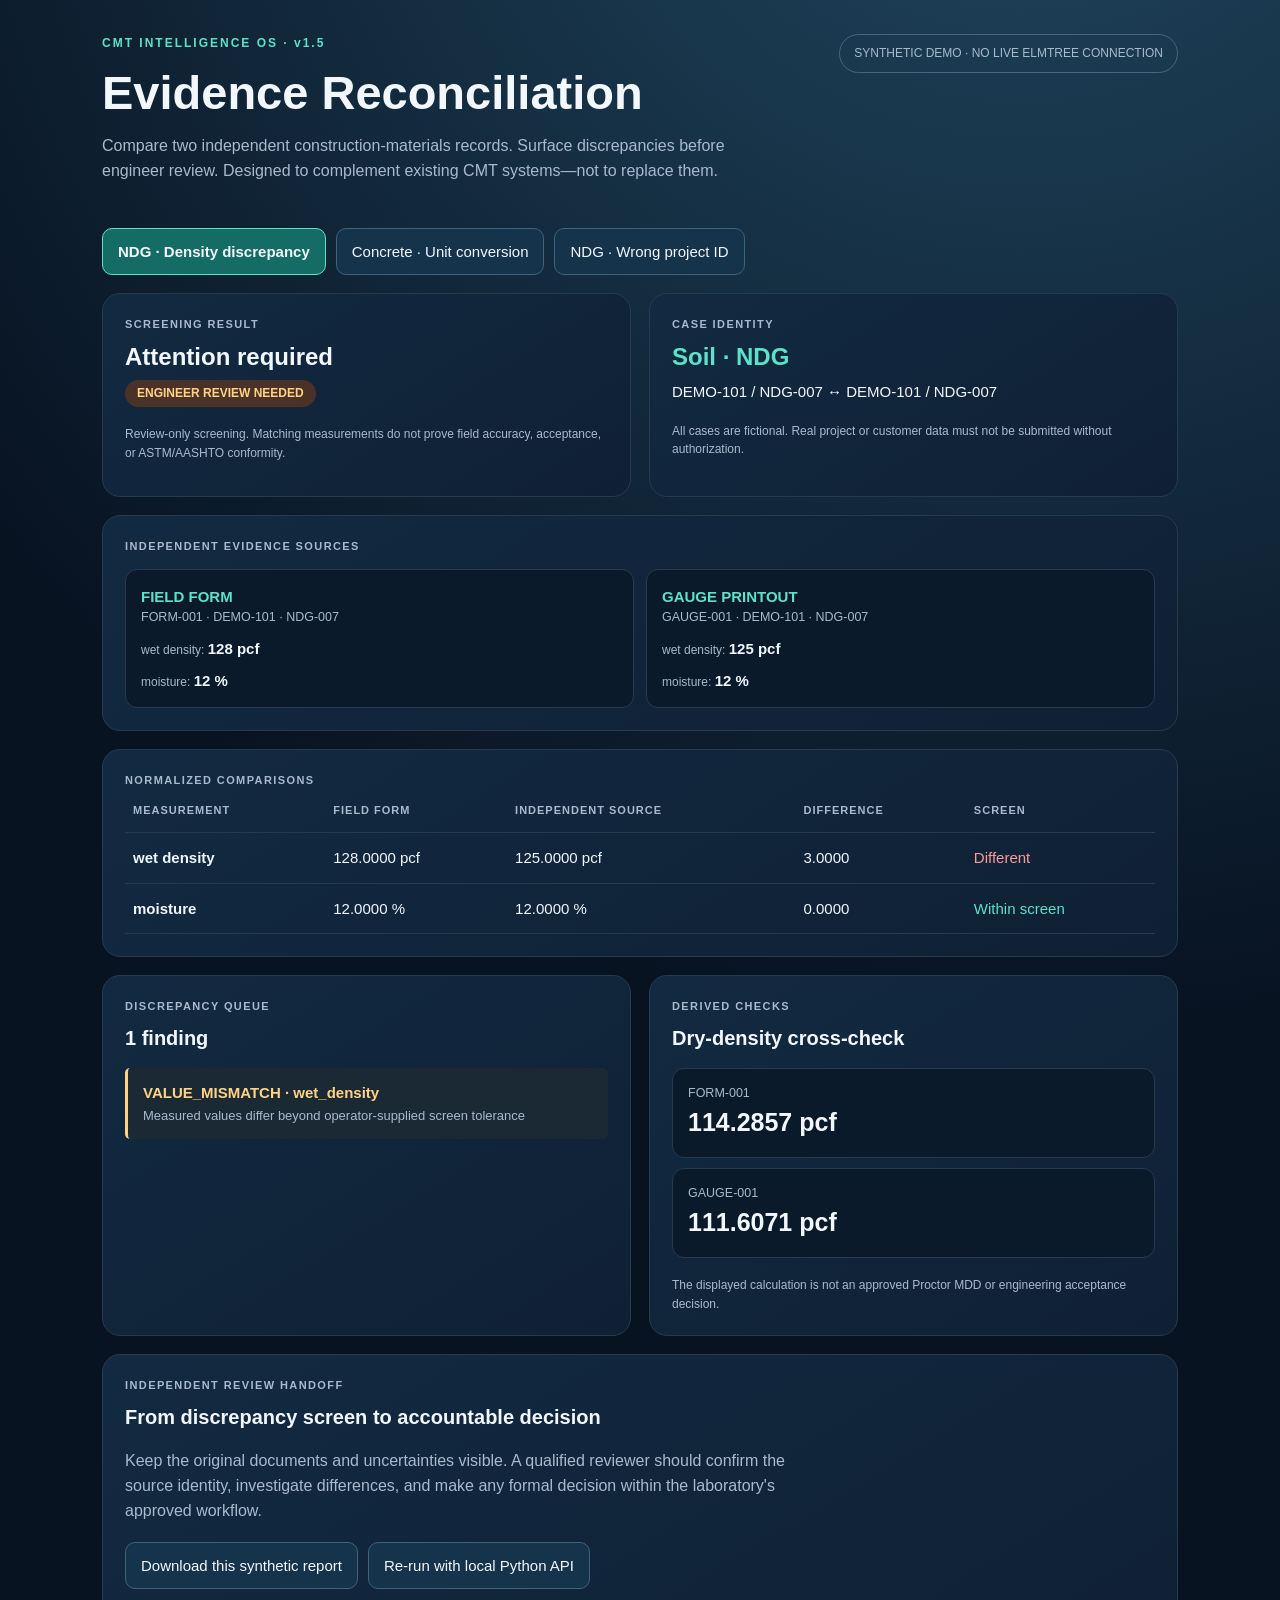
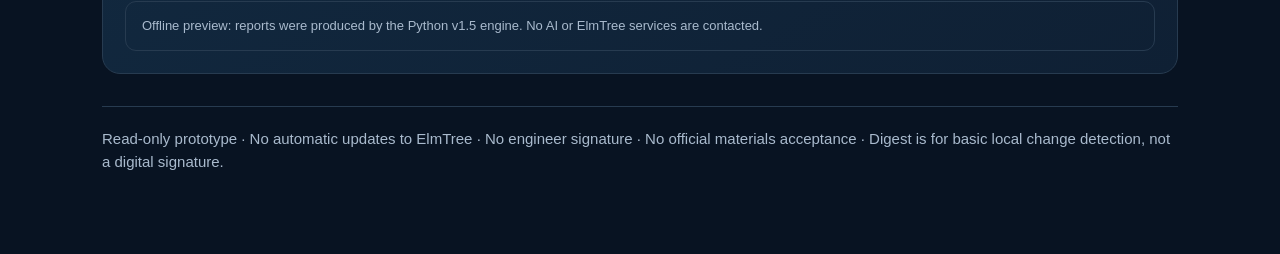
<file: reconciliation_demo_v15.html>
<!DOCTYPE html>
<html lang="en"><head><meta charset="utf-8"><meta name="viewport" content="width=device-width,initial-scale=1"><title>CMT Intelligence OS | Evidence Review v1.5</title>
<style>
:root{color-scheme:dark;--bg:#081322;--panel:#102238;--line:#273b50;--muted:#a9bacd;--mint:#5de1c8;--yellow:#ffd383;--red:#ff9b9b;--white:#f2f7fd}*{box-sizing:border-box}body{margin:0;background:radial-gradient(circle at 80% -15%,#214861,#081322 55%);color:var(--white);font:15px/1.55 -apple-system,BlinkMacSystemFont,'Segoe UI',sans-serif}main{max-width:1120px;padding:34px 22px 80px;margin:auto}.brand{font-size:12px;color:var(--mint);letter-spacing:2px;font-weight:700}.head{display:flex;justify-content:space-between;gap:20px;align-items:start;flex-wrap:wrap}h1{font-size:clamp(30px,4.7vw,47px);line-height:1.1;margin:14px 0}h2{font-size:20px;margin:8px 0 14px}.sub{max-width:670px;color:var(--muted);font-size:16px}.flag{border:1px solid #4f6475;padding:9px 14px;border-radius:30px;color:var(--muted);font-size:12px}.topnav{display:flex;gap:10px;margin:28px 0 18px;flex-wrap:wrap}.btn,button{background:#15334b;border:1px solid #416379;color:var(--white);border-radius:10px;padding:11px 15px;cursor:pointer;font:inherit}.btn:hover,button:hover{border-color:var(--mint)}.btn.active{background:#156b66;border-color:var(--mint);font-weight:700}.btn[disabled]{opacity:.55;cursor:not-allowed}.grid{display:grid;grid-template-columns:1fr 1fr;gap:18px}.card{background:linear-gradient(148deg,#122a41,#0f2034);border:1px solid var(--line);border-radius:18px;padding:22px;min-width:0}.wide{grid-column:span 2}.pill{border-radius:40px;display:inline-block;padding:4px 12px;background:#4a3228;color:var(--yellow);font-weight:700;font-size:12px}.pill.ok{background:#15493f;color:var(--mint)}.eyebrow{color:var(--muted);text-transform:uppercase;letter-spacing:1.4px;font-size:11px;font-weight:750}.big{font-size:24px;font-weight:780;line-height:1.3;margin:8px 0}.accent{color:var(--mint)}.cols{display:grid;grid-template-columns:1fr 1fr;gap:12px}.src{border:1px solid var(--line);border-radius:12px;padding:15px;background:#0a1a2a}.src strong{color:var(--mint)}.src small{display:block;color:var(--muted);overflow-wrap:anywhere}.number{font-size:25px;font-weight:760;font-variant-numeric:tabular-nums}table{border-collapse:collapse;width:100%;text-align:left}th{font-size:11px;letter-spacing:1px;text-transform:uppercase;color:var(--muted)}td,th{border-bottom:1px solid var(--line);padding:13px 8px;vertical-align:top}td:first-child{font-weight:680}.warn{color:var(--red)}.match{color:var(--mint)}.unit{font-size:12px;color:var(--muted)}.issue{padding:13px 15px;border-left:3px solid var(--yellow);background:#1b2935;border-radius:5px;margin:10px 0}.issue strong{color:var(--yellow)}.issue p{margin:2px 0 0;color:var(--muted);font-size:13px}.disclaimer{margin-top:18px;color:var(--muted);font-size:12px}.actions{display:flex;gap:10px;flex-wrap:wrap;margin-top:18px}.statusline{padding:14px 16px;border:1px solid var(--line);border-radius:11px;margin-top:12px;font-size:13px;color:var(--muted)}code{overflow-wrap:anywhere;color:var(--mint)}.foot{margin-top:32px;padding-top:20px;border-top:1px solid var(--line);color:var(--muted)}@media(max-width:750px){.grid{grid-template-columns:1fr}.wide{grid-column:span 1}.cols{grid-template-columns:1fr}main{padding:22px 15px 50px}th,td{padding:10px 4px;font-size:12px}.number{font-size:21px}} </style></head><body><main>
<div class="head"><div><div class="brand">CMT INTELLIGENCE OS · v1.5</div><h1>Evidence Reconciliation</h1><p class="sub">Compare two independent construction-materials records. Surface discrepancies before engineer review. Designed to complement existing CMT systems—not to replace them.</p></div><div class="flag">SYNTHETIC DEMO · NO LIVE ELMTREE CONNECTION</div></div>
<div class="topnav"><button class="btn active" data-case="ndg_synthetic_conflict">NDG · Density discrepancy</button><button class="btn" data-case="concrete_synthetic_metric">Concrete · Unit conversion</button><button class="btn" data-case="ndg_synthetic_identity_conflict">NDG · Wrong project ID</button></div>
<div class="grid">
<section class="card"><div class="eyebrow">Screening result</div><div id="status" class="big">—</div><div id="flag"></div><p class="disclaimer">Review-only screening. Matching measurements do not prove field accuracy, acceptance, or ASTM/AASHTO conformity.</p></section>
<section class="card"><div class="eyebrow">Case identity</div><div id="scenario" class="big accent">—</div><div id="identity"></div><div class="disclaimer">All cases are fictional. Real project or customer data must not be submitted without authorization.</div></section>
<section class="card wide"><div class="eyebrow">Independent evidence sources</div><div id="sources" class="cols" style="margin-top:14px"></div></section>
<section class="card wide"><div class="eyebrow">Normalized comparisons</div><div style="overflow-x:auto"><table><thead><tr><th>Measurement</th><th>Field form</th><th>Independent source</th><th>Difference</th><th>Screen</th></tr></thead><tbody id="comparisons"></tbody></table></div></section>
<section class="card"><div class="eyebrow">Discrepancy queue</div><h2 id="issueCount">—</h2><div id="issues"></div></section>
<section class="card"><div class="eyebrow">Derived checks</div><h2>Dry-density cross-check</h2><div id="derived"></div><div class="disclaimer">The displayed calculation is not an approved Proctor MDD or engineering acceptance decision.</div></section>
<section class="card wide"><div class="eyebrow">Independent review handoff</div><h2>From discrepancy screen to accountable decision</h2><p class="sub">Keep the original documents and uncertainties visible. A qualified reviewer should confirm the source identity, investigate differences, and make any formal decision within the laboratory's approved workflow.</p><div class="actions"><button id="download">Download this synthetic report</button><button id="runapi">Re-run with local Python API</button></div><div class="statusline" id="apistatus">Offline preview uses reports generated by the Python v1.5 engine. The API button works only when this page is served from the local CMT server.</div></section>
</div><div class="foot">Read-only prototype · No automatic updates to ElmTree · No engineer signature · No official materials acceptance · Digest is for basic local change detection, not a digital signature.</div></main>
<script>
const scenarios={"concrete_synthetic_metric": {"input": {"test_type": "fresh_concrete", "synthetic": true, "screen_tolerances": {"slump": "0.05", "air": "0.15", "temperature": "0.5"}, "documents": [{"source_id": "CONC-FORM-1", "source_type": "field_form", "project_id": "DEMO-202", "test_id": "CONC-22", "observations": [{"field": "slump", "value": "5.25", "unit": "in"}, {"field": "air", "value": "5.2", "unit": "%"}, {"field": "temperature", "value": "77", "unit": "F"}]}, {"source_id": "TICKET-22", "source_type": "concrete_ticket", "project_id": "DEMO-202", "test_id": "CONC-22", "observations": [{"field": "slump", "value": "133.35", "unit": "mm"}, {"field": "air", "value": "5.2", "unit": "%"}, {"field": "temperature", "value": "25", "unit": "C"}]}]}, "report": {"mode": "LOCAL_READ_ONLY_RECONCILIATION", "test_type": "fresh_concrete", "review_status": "NO_DIFFERENCE_IN_CHECKED_FIELDS", "engineer_approved": false, "official_acceptance": null, "synthetic": true, "comparison_threshold_policy": "Operator-provided screening only; NOT ASTM/AASHTO criteria or acceptance rounding", "sources": [{"source_id": "CONC-FORM-1", "source_type": "field_form"}, {"source_id": "TICKET-22", "source_type": "concrete_ticket"}], "comparisons": [{"field": "slump", "from_form": "5.2500", "from_other": "5.2500", "base_unit": "in", "absolute_difference": "0.0000", "screen_tolerance": "0.0500", "different": false, "source_ids": ["CONC-FORM-1", "TICKET-22"]}, {"field": "air", "from_form": "5.2000", "from_other": "5.2000", "base_unit": "%", "absolute_difference": "0.0000", "screen_tolerance": "0.1500", "different": false, "source_ids": ["CONC-FORM-1", "TICKET-22"]}, {"field": "temperature", "from_form": "77.0000", "from_other": "77.0000", "base_unit": "F", "absolute_difference": "0.0000", "screen_tolerance": "0.5000", "different": false, "source_ids": ["CONC-FORM-1", "TICKET-22"]}], "derived": [], "issues": [], "limitations": ["Source identities and values require independent human confirmation.", "No official material acceptance, PE signature, or ElmTree synchronization.", "An empty issue list does not establish field-data accuracy or standards compliance."], "sha256_for_local_change_detection_only": "039ccc20e9da6b66b86b5f66bb52ec3d312283636dbc84cc8f02bdd02d7c6fef"}}, "ndg_synthetic_conflict": {"input": {"test_type": "ndg", "synthetic": true, "screen_tolerances": {"wet_density": "0.2", "moisture": "0.1"}, "documents": [{"source_id": "FORM-001", "source_type": "field_form", "project_id": "DEMO-101", "test_id": "NDG-007", "observations": [{"field": "wet_density", "value": "128", "unit": "pcf"}, {"field": "moisture", "value": "12", "unit": "%"}]}, {"source_id": "GAUGE-001", "source_type": "gauge_printout", "project_id": "DEMO-101", "test_id": "NDG-007", "observations": [{"field": "wet_density", "value": "125", "unit": "pcf"}, {"field": "moisture", "value": "12", "unit": "%"}]}]}, "report": {"mode": "LOCAL_READ_ONLY_RECONCILIATION", "test_type": "ndg", "review_status": "REVIEW_REQUIRED", "engineer_approved": false, "official_acceptance": null, "synthetic": true, "comparison_threshold_policy": "Operator-provided screening only; NOT ASTM/AASHTO criteria or acceptance rounding", "sources": [{"source_id": "FORM-001", "source_type": "field_form"}, {"source_id": "GAUGE-001", "source_type": "gauge_printout"}], "comparisons": [{"field": "wet_density", "from_form": "128.0000", "from_other": "125.0000", "base_unit": "pcf", "absolute_difference": "3.0000", "screen_tolerance": "0.2000", "different": true, "source_ids": ["FORM-001", "GAUGE-001"]}, {"field": "moisture", "from_form": "12.0000", "from_other": "12.0000", "base_unit": "%", "absolute_difference": "0.0000", "screen_tolerance": "0.1000", "different": false, "source_ids": ["FORM-001", "GAUGE-001"]}], "derived": [{"source_id": "FORM-001", "derived_dry_density_pcf": "114.2857", "note": "Calculated solely from that source; not an approved Proctor MDD"}, {"source_id": "GAUGE-001", "derived_dry_density_pcf": "111.6071", "note": "Calculated solely from that source; not an approved Proctor MDD"}], "issues": [{"code": "VALUE_MISMATCH", "field": "wet_density", "details": "Measured values differ beyond operator-supplied screen tolerance"}], "limitations": ["Source identities and values require independent human confirmation.", "No official material acceptance, PE signature, or ElmTree synchronization.", "An empty issue list does not establish field-data accuracy or standards compliance."], "sha256_for_local_change_detection_only": "f13344a2a972f474e0a0da6fc0c1ccd4d9873996c39dcc5b0d5ddb77dd70206e"}}, "ndg_synthetic_identity_conflict": {"input": {"test_type": "ndg", "synthetic": true, "screen_tolerances": {"wet_density": "0.2", "moisture": "0.1"}, "documents": [{"source_id": "FORM-001", "source_type": "field_form", "project_id": "DEMO-101", "test_id": "NDG-007", "observations": [{"field": "wet_density", "value": "128", "unit": "pcf"}, {"field": "moisture", "value": "12", "unit": "%"}]}, {"source_id": "GAUGE-002", "source_type": "gauge_printout", "project_id": "DEMO-999", "test_id": "NDG-008", "observations": [{"field": "wet_density", "value": "128", "unit": "pcf"}, {"field": "moisture", "value": "12", "unit": "%"}]}]}, "report": {"mode": "LOCAL_READ_ONLY_RECONCILIATION", "test_type": "ndg", "review_status": "REVIEW_REQUIRED", "engineer_approved": false, "official_acceptance": null, "synthetic": true, "comparison_threshold_policy": "Operator-provided screening only; NOT ASTM/AASHTO criteria or acceptance rounding", "sources": [{"source_id": "FORM-001", "source_type": "field_form"}, {"source_id": "GAUGE-002", "source_type": "gauge_printout"}], "comparisons": [{"field": "wet_density", "from_form": "128.0000", "from_other": "128.0000", "base_unit": "pcf", "absolute_difference": "0.0000", "screen_tolerance": "0.2000", "different": false, "source_ids": ["FORM-001", "GAUGE-002"]}, {"field": "moisture", "from_form": "12.0000", "from_other": "12.0000", "base_unit": "%", "absolute_difference": "0.0000", "screen_tolerance": "0.1000", "different": false, "source_ids": ["FORM-001", "GAUGE-002"]}], "derived": [{"source_id": "FORM-001", "derived_dry_density_pcf": "114.2857", "note": "Calculated solely from that source; not an approved Proctor MDD"}, {"source_id": "GAUGE-002", "derived_dry_density_pcf": "114.2857", "note": "Calculated solely from that source; not an approved Proctor MDD"}], "issues": [{"code": "IDENTIFIER_MISMATCH", "field": "project_id", "details": "project_id differs across documents; verify source identity"}, {"code": "IDENTIFIER_MISMATCH", "field": "test_id", "details": "test_id differs across documents; verify source identity"}], "limitations": ["Source identities and values require independent human confirmation.", "No official material acceptance, PE signature, or ElmTree synchronization.", "An empty issue list does not establish field-data accuracy or standards compliance."], "sha256_for_local_change_detection_only": "943fee0c8e47af92ef6c66397e34521905f84cc2a32a348418df96b5becf925f"}}};
let selected='ndg_synthetic_conflict';
function el(id){return document.getElementById(id)}
function elt(tag,content,cls){const e=document.createElement(tag);e.textContent=content;if(cls)e.className=cls;return e}
function add(target,element){target.appendChild(element)}
function clear(id){el(id).replaceChildren()}
function render(){const {input:d,report:r}=scenarios[selected];el('scenario').textContent=r.test_type==='ndg'?'Soil · NDG':'Fresh concrete';el('status').textContent=r.review_status==='REVIEW_REQUIRED'?'Attention required':'No difference in checked fields';el('flag').replaceChildren(elt('span',r.review_status==='REVIEW_REQUIRED'?'ENGINEER REVIEW NEEDED':'NOT FORMALLY APPROVED','pill'+(r.issues.length?'':' ok')));el('identity').textContent=d.documents.map(x=>x.project_id+' / '+x.test_id).join('  ↔  ');clear('sources');for(const s of d.documents){let card=elt('div','','src');add(card,elt('strong',s.source_type.replaceAll('_',' ').toUpperCase()));add(card,elt('small',s.source_id+'  ·  '+s.project_id+'  ·  '+s.test_id));for(const o of s.observations){const line=elt('div','');line.style.marginTop='9px';add(line,elt('span',o.field.replaceAll('_',' ')+': ','unit'));add(line,elt('b',o.value+' '+o.unit));add(card,line)}add(el('sources'),card)}clear('comparisons');for(const c of r.comparisons){const tr=elt('tr','');for(const content of [c.field.replaceAll('_',' '),c.from_form+' '+c.base_unit,c.from_other+' '+c.base_unit,c.absolute_difference,c.different?'Different':'Within screen'])add(tr,elt('td',content));tr.lastChild.className=c.different?'warn':'match';add(el('comparisons'),tr)}el('issueCount').textContent=r.issues.length+' finding'+(r.issues.length===1?'':'s');clear('issues');if(!r.issues.length)add(el('issues'),elt('p','No differences under the configured screening tolerances. This is not engineering approval.'));for(const x of r.issues){const block=elt('div','','issue');add(block,elt('strong',x.code+' · '+x.field));add(block,elt('p',x.details));add(el('issues'),block)}clear('derived');if(!r.derived.length)add(el('derived'),elt('p','No derived NDG checks for this case.'));for(const item of r.derived){const block=elt('div','','src');block.style.marginBottom='10px';add(block,elt('small',item.source_id));add(block,elt('div',item.derived_dry_density_pcf+' pcf','number'));add(el('derived'),block)}document.querySelectorAll('[data-case]').forEach(btn=>btn.classList.toggle('active',btn.dataset.case===selected));el('apistatus').textContent='Offline preview: reports were produced by the Python v1.5 engine. No AI or ElmTree services are contacted.'}
document.querySelectorAll('[data-case]').forEach(btn=>btn.addEventListener('click',()=>{selected=btn.dataset.case;render()}));
el('download').addEventListener('click',()=>{const s=JSON.stringify(scenarios[selected].report,null,2);const url=URL.createObjectURL(new Blob([s],{type:'application/json'}));const a=document.createElement('a');a.href=url;a.download=selected+'_REVIEW_ONLY.json';a.click();setTimeout(()=>URL.revokeObjectURL(url),2000)});
el('runapi').addEventListener('click',async()=>{if(location.protocol==='file:'){el('apistatus').textContent='Open http://127.0.0.1:8000/reconcile-demo with the local Python server to run the API. Offline preview remains available.';return}try{const response=await fetch('/api/evidence/reconcile',{method:'POST',headers:{'Content-Type':'application/json'},body:JSON.stringify(scenarios[selected].input)});if(!response.ok)throw new Error('API HTTP '+response.status);const result=await response.json();scenarios[selected].report=result;render();el('apistatus').textContent='Reconciled with local Python engine; digest '+result.sha256_for_local_change_detection_only.slice(0,14)+'…  ·  not a signature or approval.'}catch(e){el('apistatus').textContent='Local API unavailable: '+e.message}});
render();
</script></body></html>
</file>
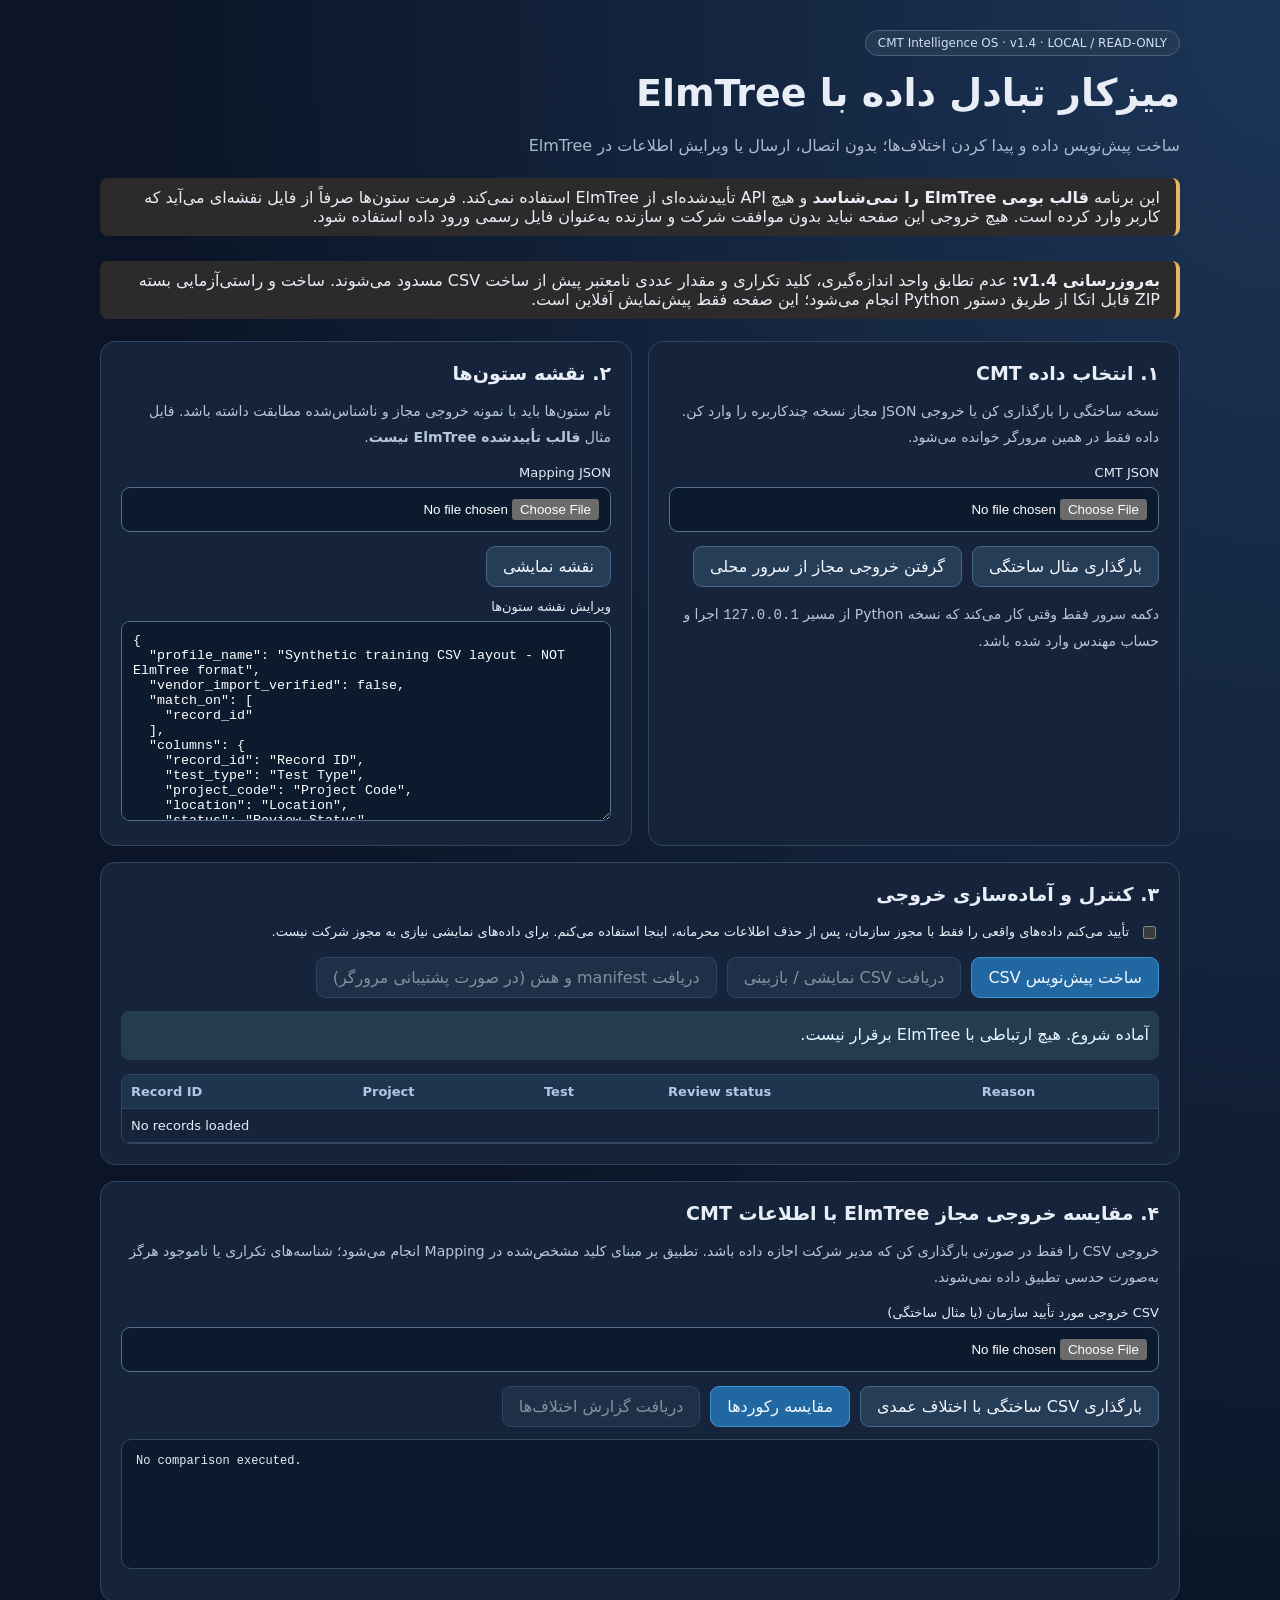
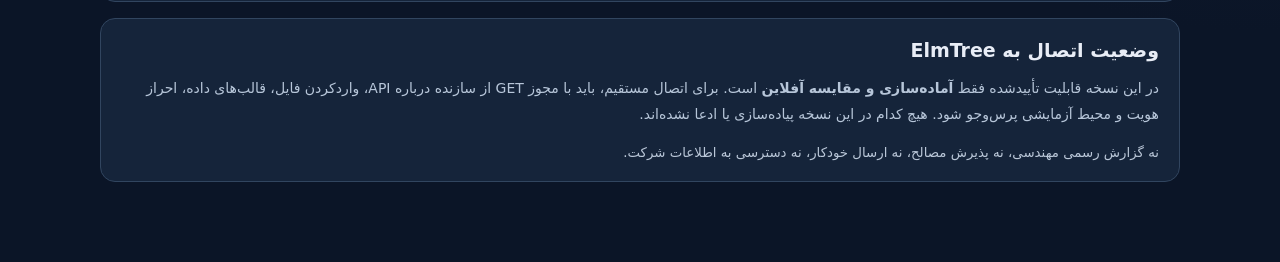
<file: bridge/ELMTREE_BRIDGE.html>
<!doctype html><html lang="fa" dir="rtl"><head><meta charset="utf-8"><meta name="viewport" content="width=device-width,initial-scale=1"><title>ElmTree Bridge — CMT Intelligence OS v1.4</title>
<style>
:root{color-scheme:dark;font-family:system-ui,-apple-system,Segoe UI,Tahoma,sans-serif;background:#0b1527;color:#e8edf6}*{box-sizing:border-box}
body{margin:0;background:radial-gradient(ellipse at top right,#1c3557 0%,#0b1527 62%);min-height:100vh}
main{max-width:1120px;margin:auto;padding:30px 20px 80px}h1{font-size:clamp(25px,4vw,38px);margin:.4em 0}h2{font-size:19px;margin:0 0 12px}p{line-height:1.9}small{color:#bac7d8}header{margin-bottom:25px}.sub{color:#aabbd0}.label{display:inline-flex;background:#243954;color:#cfdef2;border:1px solid #48617b;padding:5px 12px;border-radius:999px;font-size:12px}
.grid{display:grid;grid-template-columns:1fr 1fr;gap:16px}.card{background:#15243a;border:1px solid #31455f;border-radius:15px;padding:20px;min-width:0}.wide{grid-column:1/-1}.card p{font-size:14px;color:#b7c6d9}code,pre,.ltr{direction:ltr;text-align:left;font-family:ui-monospace,SFMono-Regular,Menlo,Consolas,monospace}pre{background:#0c1a2e;overflow:auto;border:1px solid #354860;padding:14px;border-radius:10px;min-height:130px;max-height:350px;white-space:pre-wrap;word-break:break-word;font-size:12px}
input[type=file],textarea{width:100%;border:1px solid #54708d;border-radius:9px;background:#0c1a2e;color:#fff;padding:11px}textarea{min-height:200px;resize:vertical}.row{display:flex;flex-wrap:wrap;gap:10px;margin-top:14px}button{border:1px solid #456789;border-radius:9px;background:#263d57;color:#f3f8ff;padding:10px 16px;cursor:pointer;font:inherit}button:hover{background:#365477}button.primary{background:#2168a3;border-color:#408fd1}button:disabled{opacity:.5;cursor:not-allowed}label{font-size:13px;display:block;margin:12px 0 7px;color:#e5ecf5}.check{display:flex;align-items:flex-start;gap:10px;line-height:1.7;margin-top:16px}.check input{margin-top:5px}table{border-collapse:collapse;min-width:720px;width:100%;direction:ltr;text-align:left;font-size:13px}th,td{border-bottom:1px solid #324761;padding:9px}th{color:#b0c8e3;background:#1e3550}div.scroll{overflow:auto;border-radius:9px;border:1px solid #31455f}.status{padding:10px;border-radius:8px;background:#243c50;color:#e7f7ff;margin-top:13px;white-space:pre-wrap;line-height:1.8}.notice{border-inline-start:4px solid #e6b85d;padding:10px 16px;background:#2c2a2b;border-radius:8px}.muted{color:#aabbd0;font-size:13px}a{color:#9cd3ff}
@media(max-width:750px){.grid{grid-template-columns:1fr}.wide{grid-column:auto}main{padding:17px 13px 60px}}
</style></head><body><main>
<header><span class="label">CMT Intelligence OS · v1.4 · LOCAL / READ-ONLY</span><h1>میزکار تبادل داده با ElmTree</h1><p class="sub">ساخت پیش‌نویس داده و پیدا کردن اختلاف‌ها؛ بدون اتصال، ارسال یا ویرایش اطلاعات در ElmTree</p><div class="notice">این برنامه <strong>قالب بومی ElmTree را نمی‌شناسد</strong> و هیچ API تأییدشده‌ای از ElmTree استفاده نمی‌کند. فرمت ستون‌ها صرفاً از فایل نقشه‌ای می‌آید که کاربر وارد کرده است. هیچ خروجی این صفحه نباید بدون موافقت شرکت و سازنده به‌عنوان فایل رسمی ورود داده استفاده شود.</div></header>
<div class="notice" style="margin:12px 0 22px"><strong>به‌روزرسانی v1.4:</strong> عدم تطابق واحد اندازه‌گیری، کلید تکراری و مقدار عددی نامعتبر پیش از ساخت CSV مسدود می‌شوند. ساخت و راستی‌آزمایی بسته ZIP قابل اتکا از طریق دستور Python انجام می‌شود؛ این صفحه فقط پیش‌نمایش آفلاین است.</div><section class="grid">
<article class="card"><h2>۱. انتخاب داده CMT</h2><p>نسخه ساختگی را بارگذاری کن یا خروجی JSON مجاز نسخه چندکاربره را وارد کن. داده فقط در همین مرورگر خوانده می‌شود.</p><label for="sourceFile">CMT JSON</label><input id="sourceFile" type="file" accept=".json,application/json"><div class="row"><button id="demo">بارگذاری مثال ساختگی</button><button id="server">گرفتن خروجی مجاز از سرور محلی</button></div><p class="muted">دکمه سرور فقط وقتی کار می‌کند که نسخه Python از مسیر <code>127.0.0.1</code> اجرا و حساب مهندس وارد شده باشد.</p></article>
<article class="card"><h2>۲. نقشه ستون‌ها</h2><p>نام ستون‌ها باید با نمونه خروجی مجاز و ناشناس‌شده مطابقت داشته باشد. فایل مثال <strong>قالب تأییدشده ElmTree نیست</strong>.</p><label for="profileFile">Mapping JSON</label><input id="profileFile" type="file" accept=".json,application/json"><div class="row"><button id="sampleProfile">نقشه نمایشی</button></div><label for="profileArea">ویرایش نقشه ستون‌ها</label><textarea id="profileArea" class="ltr" spellcheck="false" aria-label="Mapping JSON"></textarea></article>
<article class="card wide"><h2>۳. کنترل و آماده‌سازی خروجی</h2><label class="check"><input id="authorized" type="checkbox"> <span>تأیید می‌کنم داده‌های واقعی را فقط با مجوز سازمان، پس از حذف اطلاعات محرمانه، اینجا استفاده می‌کنم. برای داده‌های نمایشی نیازی به مجوز شرکت نیست.</span></label><div class="row"><button class="primary" id="prepare">ساخت پیش‌نویس CSV</button><button id="csvDownload" disabled>دریافت CSV نمایشی / بازبینی</button><button id="manifestDownload" disabled>دریافت manifest و هش (در صورت پشتیبانی مرورگر)</button></div><div id="status" class="status" role="status">آماده شروع. هیچ ارتباطی با ElmTree برقرار نیست.</div><div class="scroll" style="margin-top:14px"><table id="preview" aria-label="CSV preview"><thead><tr><th>Record ID</th><th>Project</th><th>Test</th><th>Review status</th><th>Reason</th></tr></thead><tbody><tr><td colspan="5">No records loaded</td></tr></tbody></table></div></article>
<article class="card wide"><h2>۴. مقایسه خروجی مجاز ElmTree با اطلاعات CMT</h2><p>خروجی CSV را فقط در صورتی بارگذاری کن که مدیر شرکت اجازه داده باشد. تطبیق بر مبنای کلید مشخص‌شده در Mapping انجام می‌شود؛ شناسه‌های تکراری یا ناموجود هرگز به‌صورت حدسی تطبیق داده نمی‌شوند.</p><label for="otherCsv">CSV خروجی مورد تأیید سازمان (یا مثال ساختگی)</label><input id="otherCsv" type="file" accept=".csv,text/csv"><div class="row"><button id="demoCsv">بارگذاری CSV ساختگی با اختلاف عمدی</button><button id="compare" class="primary">مقایسه رکوردها</button><button id="reportDownload" disabled>دریافت گزارش اختلاف‌ها</button></div><pre id="comparison" class="ltr">No comparison executed.</pre></article>
<article class="card wide"><h2>وضعیت اتصال به ElmTree</h2><p>در این نسخه قابلیت تأییدشده فقط <strong>آماده‌سازی و مقایسه آفلاین</strong> است. برای اتصال مستقیم، باید با مجوز GET از سازنده درباره API، واردکردن فایل، قالب‌های داده، احراز هویت و محیط آزمایشی پرس‌وجو شود. هیچ کدام در این نسخه پیاده‌سازی یا ادعا نشده‌اند.</p><small>نه گزارش رسمی مهندسی، نه پذیرش مصالح، نه ارسال خودکار، نه دسترسی به اطلاعات شرکت.</small></article>
</section></main>
<script>
'use strict';
const $=id=>document.getElementById(id);const sampleProfile={profile_name:'Synthetic training CSV layout - NOT ElmTree format',vendor_import_verified:false,match_on:['record_id'],columns:{record_id:'Record ID',test_type:'Test Type',project_code:'Project Code',location:'Location',status:'Review Status',spec_reference:'Specification Ref',evidence_reference:'Evidence Ref','measurements.wet':'Wet Density (pcf)','measurements.moisture':'Moisture (%)','measurements.mdd':'Maximum Dry Density (pcf)'},measurement_units:{'measurements.wet':'pcf','measurements.moisture':'percent','measurements.mdd':'pcf'}};
const sampleRecords={label:'FICTIONAL ONLY',records:[{id:'TRAIN-1001',status:'reviewed',source:'synthetic',creator:'demo_tech',reviewer:'demo_engineer',project_code:'FICTION-ROAD-A',test_type:'soil',location:'Lot 4, Lift 2',spec_reference:'FICTIONAL-SPEC-A',evidence_reference:'FAKE-NDG-001',measurement_units:{'measurements.wet':'pcf','measurements.moisture':'percent','measurements.mdd':'pcf'},measurements:{wet:126,moisture:11.8,mdd:120}},{id:'TRAIN-1002',status:'reviewed',source:'synthetic',creator:'demo_tech',reviewer:'demo_engineer',project_code:'FICTION-ROAD-A',test_type:'soil',location:'Lot 4, Lift 3',spec_reference:'FICTIONAL-SPEC-A',evidence_reference:'FAKE-NDG-002',measurement_units:{'measurements.wet':'pcf','measurements.moisture':'percent','measurements.mdd':'pcf'},measurements:{wet:128,moisture:10.2,mdd:120}},{id:'TRAIN-1003',status:'draft',source:'synthetic',creator:'demo_tech',reviewer:null,project_code:'FICTION-ROAD-A',test_type:'soil',location:'Lot 4, Lift 4',measurement_units:{'measurements.wet':'pcf','measurements.moisture':'percent','measurements.mdd':'pcf'},measurements:{wet:127,moisture:11,mdd:120}}]};
let source=null, demo=false, outside=null, prepared=null, report=null, manifest=null;let duplicateIds=new Set(),duplicateKeys=new Set();
$('profileArea').value=JSON.stringify(sampleProfile,null,2);
const escapeText=s=>String(s??'').replace(/[&<>"']/g,c=>({'&':'&amp;','<':'&lt;','>':'&gt;','"':'&quot;',"'":'&#39;'}[c]));
const notify=(s)=>{$('status').textContent=s};
const val=(r,k)=>{const path=k==='record_id'?(r.record_id??r.id):k.split('.').reduce((a,b)=>a&&typeof a==='object'?a[b]:undefined,r);return path??''};
const raw=(r)=>String(r??'');
function mapping(){const p=JSON.parse($('profileArea').value);if(p.vendor_import_verified!==false)throw Error('vendor_import_verified must be false');if(!p.columns||Object.keys(p.columns).length<3||Object.keys(p.columns).length>50)throw Error('invalid mapping');const vals=Object.values(p.columns);if(new Set(vals.map(x=>String(x).toLowerCase())).size!==vals.length)throw Error('duplicate columns');for(const k of ['record_id','project_code','test_type'])if(!p.columns[k])throw Error('missing required mapping: '+k);if(!Array.isArray(p.match_on)||!p.match_on.length||p.match_on.some(x=>!p.columns[x]||!['record_id','project_code','test_type','location','evidence_reference'].includes(x)))throw Error('invalid match_on');const measured=Object.keys(p.columns).filter(x=>x.startsWith('measurements.'));const allowedUnits=['pcf','kg/m3','percent','psi','mpa','in','mm','f','c','g','lb','kg','unitless'];if(!p.measurement_units||Object.keys(p.measurement_units).length!==measured.length||measured.some(k=>!allowedUnits.includes(p.measurement_units[k])))throw Error('Explicit unit required for every measurement');return p}
function usable(r){const p=mapping();if(r.status!=='reviewed'||!r.reviewer||r.creator===r.reviewer)return 'Independent review missing';if(r.source==='synthetic'&&!demo)return 'Synthetic flag missing';if(r.source!=='synthetic'&&r.source!=='authorized')return 'Unknown authorization status';if(r.source==='authorized'&&!$('authorized').checked)return 'Operator authorization required';if(!r.project_code||!r.test_type||!(r.id||r.record_id))return 'Missing identifiers';if(duplicateIds.has(String(r.id??r.record_id??'')))return 'Duplicate ID';if(duplicateKeys.has(JSON.stringify((p.match_on||['record_id']).map(k=>String(val(r,k)).trim()))))return 'Duplicate join key';for(const [field,unit] of Object.entries(p.measurement_units)){if(r.measurement_units?.[field]!==unit)return 'Missing/mismatched unit: '+field;const v=String(val(r,field)).trim();if(!/^[+-]?(?:\d+(?:\.\d*)?|\.\d+)$/.test(v)||!Number.isFinite(Number(v)))return 'Invalid numeric measurement: '+field}return ''}
function parseCsv(text){if(text.length>3000000)throw Error('CSV too large');let rows=[],cell='',row=[],quote=false;for(let i=0;i<text.length;i++){const c=text[i];if(quote){if(c==='"'&&text[i+1]==='"'){cell+='"';i++}else if(c==='"')quote=false;else cell+=c}else if(c==='"')quote=true;else if(c===','){row.push(cell);cell=''}else if(c==='\n'){row.push(cell.replace(/\r$/,''));rows.push(row);row=[];cell=''}else cell+=c}if(quote)throw Error('Unclosed CSV quote');if(cell||row.length){row.push(cell);rows.push(row)}if(!rows.length)return [];const heads=rows.shift();if(new Set(heads).size!==heads.length)throw Error('Duplicated column headings');return rows.filter(x=>x.some(c=>c!=='')).map(a=>{if(a.length!==heads.length)throw Error('Bad column count');return Object.fromEntries(heads.map((h,i)=>[h,a[i]]))})}
const quote=s=>'"'+String(s).replace(/"/g,'""')+'"';
const safeCsv=s=>{s=raw(s);return /^[\s]*[=+\-@]/.test(s)||/^[\t\r\n]/.test(s)?"'"+s:s};
function toCsv(rows){if(!rows.length)throw Error('No eligible rows');const keys=Object.keys(rows[0]);return '\uFEFF'+[keys.map(quote).join(','),...rows.map(r=>keys.map(k=>quote(safeCsv(r[k]))).join(','))].join('\r\n')+'\r\n'}
async function hashText(s){if(!globalThis.crypto?.subtle)return null;const d=await crypto.subtle.digest('SHA-256',new TextEncoder().encode(s));return Array.from(new Uint8Array(d),x=>x.toString(16).padStart(2,'0')).join('')}
function save(name,text,type){const b=new Blob([text],{type});const u=URL.createObjectURL(b);const a=document.createElement('a');a.href=u;a.download=name;document.body.append(a);a.click();a.remove();setTimeout(()=>URL.revokeObjectURL(u),1500)}
function present(){if(!source){notify('Load CMT JSON first');return}const records=Array.isArray(source)?source:source.records;if(!Array.isArray(records)||records.length>10000)throw Error('Invalid record list');const p=mapping(),counts=new Map(),joins=new Map();for(const r of records){const id=String(r.id??r.record_id??'');const key=JSON.stringify((p.match_on||['record_id']).map(k=>String(val(r,k)).trim()));counts.set(id,(counts.get(id)||0)+1);joins.set(key,(joins.get(key)||0)+1)}duplicateIds=new Set([...counts].filter(x=>x[1]>1).map(x=>x[0]));duplicateKeys=new Set([...joins].filter(x=>x[1]>1).map(x=>x[0]));const statuses=records.map(r=>({id:r.id||r.record_id||'',project:r.project_code||'',test:r.test_type||'',review:r.status||'',reason:usable(r)}));$('preview').querySelector('tbody').innerHTML=statuses.slice(0,50).map(r=>`<tr><td>${escapeText(r.id)}</td><td>${escapeText(r.project)}</td><td>${escapeText(r.test)}</td><td>${escapeText(r.review)}</td><td>${escapeText(r.reason||'Eligible for review draft')}</td></tr>`).join('');return records}
$('demo').onclick=()=>{source=structuredClone(sampleRecords);demo=true;present();notify('Synthetic sample loaded (3 records; 1 unreviewed will be excluded).')};
$('sampleProfile').onclick=()=>{$('profileArea').value=JSON.stringify(sampleProfile,null,2);notify('Only synthetic template loaded. NOT an ElmTree format.')};
$('demoCsv').onclick=()=>{outside='Record ID,Test Type,Project Code,Location,Review Status,Specification Ref,Evidence Ref,Wet Density (pcf),Moisture (%),Maximum Dry Density (pcf)\nTRAIN-1001,soil,FICTION-ROAD-A,"Lot 4, Lift 2",reviewed,FICTIONAL-SPEC-A,FAKE-NDG-001,126.00,11.8,120\nTRAIN-1002,soil,FICTION-ROAD-A,"Lot 4, Lift 3",reviewed,FICTIONAL-SPEC-A,FAKE-NDG-002,125,10.2,120\n';$('comparison').textContent='Synthetic external example loaded; discrepancy in TRAIN-1002 wet density.'};
$('sourceFile').onchange=async()=>{try{const f=$('sourceFile').files[0];if(!f||f.size>5e6)throw Error('JSON file is empty/too large');source=JSON.parse(await f.text());demo=false;present();notify('Operator JSON loaded locally.')}catch(e){notify('Error: '+e.message)}};
$('profileFile').onchange=async()=>{try{const f=$('profileFile').files[0];if(!f||f.size>100000)throw Error('Mapping too large');$('profileArea').value=await f.text();mapping();notify('Mapping accepted for preview; unverified vendor format.')}catch(e){notify('Error: '+e.message)}};
$('otherCsv').onchange=async()=>{try{const f=$('otherCsv').files[0];if(!f||f.size>3e6)throw Error('CSV too large');outside=await f.text();parseCsv(outside.replace(/^\uFEFF/,''));$('comparison').textContent='Operator-provided CSV loaded locally; not verified as ElmTree export.'}catch(e){$('comparison').textContent='Error: '+e.message}};
$('authorized').onchange=()=>{if(source)present()};
$('prepare').onclick=async()=>{try{const p=mapping(),rs=present();if(!rs)throw Error('No CMT records');const kept=rs.filter(r=>!usable(r));if(!kept.length)throw Error('No eligible independently reviewed data');let rows=[];for(const r of kept){const o={'__CMT_BRIDGE_NOTICE':'REVIEW_ONLY_NOT_VENDOR_IMPORT_APPROVED'};for(const [k,col] of Object.entries(p.columns)){const v=val(r,k);if((p.match_on||['record_id']).includes(k)&&!String(v).trim())throw Error('Missing match identifier');o[col]=v}rows.push(o)}prepared=toCsv(rows);manifest={schema:'cmt-vendor-neutral-bridge-v1.4-browser-preview',profile:p.profile_name,review_only:true,vendor_import_verified:false,synthetic_demo:demo,rows:rows.length,withheld:rs.length-kept.length,sha256_csv:await hashText(prepared),hash_note:'If sha256_csv is null, run Python CLI to generate a verified checksum'};$('csvDownload').disabled=false;$('manifestDownload').disabled=false;notify(`${rows.length} rows prepared, ${rs.length-kept.length} withheld. DRAFT ONLY. No ElmTree transmission.`)}catch(e){prepared=null;$('csvDownload').disabled=true;$('manifestDownload').disabled=true;notify('Blocked: '+e.message)}};
$('csvDownload').onclick=()=>{if(prepared)save('CMT_REVIEW_ONLY_UNCERTIFIED.csv',prepared,'text/csv;charset=utf-8')};
$('manifestDownload').onclick=()=>{if(manifest)save('CMT_bridge_manifest.json',JSON.stringify(manifest,null,2),'application/json')};
const norm=s=>{s=raw(s).trim();return /^[-+]?(?:\d+(?:\.\d*)?|\.\d+)$/.test(s)?String(Number(s)):s};
$('compare').onclick=()=>{try{const p=mapping(),rs=present(),ext=parseCsv(String(outside||'').replace(/^\uFEFF/,''));if(!outside)throw Error('Load comparison CSV');const cols=Object.values(p.columns);if(ext.length&&!cols.every(c=>Object.hasOwn(ext[0],c)))throw Error('Missing mapped CSV columns');const keys=p.match_on||['record_id'];const sr=new Map(),er=new Map();const key=r=>JSON.stringify(keys.map(k=>norm(val(r,k))));const exkey=r=>JSON.stringify(keys.map(k=>norm(r[p.columns[k]])));const add=(m,k,r)=>m.set(k,[...(m.get(k)||[]),r]);for(const r of rs.filter(x=>!usable(x)))add(sr,key(r),r);for(const r of ext)add(er,exkey(r),r);let conflicts=[],ambiguous=[],missingExternal=[],missingCmt=[],matched=0;for(const k of new Set([...sr.keys(),...er.keys()])){const a=sr.get(k)||[],b=er.get(k)||[];if(a.length>1||b.length>1||JSON.parse(k).includes('')){ambiguous.push(k);continue}if(a.length&&b.length){matched++;for(const [f,c] of Object.entries(p.columns))if(norm(val(a[0],f))!==norm(b[0][c]))conflicts.push({key:JSON.parse(k),field:f,ours:raw(val(a[0],f)),external:raw(b[0][c])})}else if(a.length)missingExternal.push(k);else missingCmt.push(k)}report={label:'PRELIMINARY OFFLINE COMPARISON — HUMAN REVIEW REQUIRED',matched,conflicts,ambiguous,missingExternal,missingCmt,not_for_automatic_acceptance:true};report.quarantined=rs.filter(x=>usable(x)).map(x=>({id:x.id??x.record_id,reason:usable(x)}));report.comparison_status=(conflicts.length||ambiguous.length||missingExternal.length||missingCmt.length||report.quarantined.length)?'NEEDS_HUMAN_REVIEW':'NO_DIFFERENCES_FOUND_NOT_CERTIFIED';$('comparison').textContent=JSON.stringify(report,null,2);$('reportDownload').disabled=false;notify(`Compared ${matched} unique record(s). ${conflicts.length} field mismatches. No vendor writes.`)}catch(e){$('comparison').textContent='Comparison blocked: '+e.message;$('reportDownload').disabled=true}};
$('reportDownload').onclick=()=>{if(report)save('CMT_Elmtree_comparison_UNCERTIFIED.json',JSON.stringify(report,null,2),'application/json')};
$('server').onclick=async()=>{try{const r=await fetch('/api/pilot/export/bridge-candidates',{credentials:'same-origin',cache:'no-store'});if(!r.ok)throw Error('Sign in as local engineer (HTTP '+r.status+')');source=await r.json();demo=false;present();notify('Authorized reviewed records loaded from local server; no external vendor access.')}catch(e){notify('Local server unavailable: '+e.message)}};
</script></body></html>
</file>
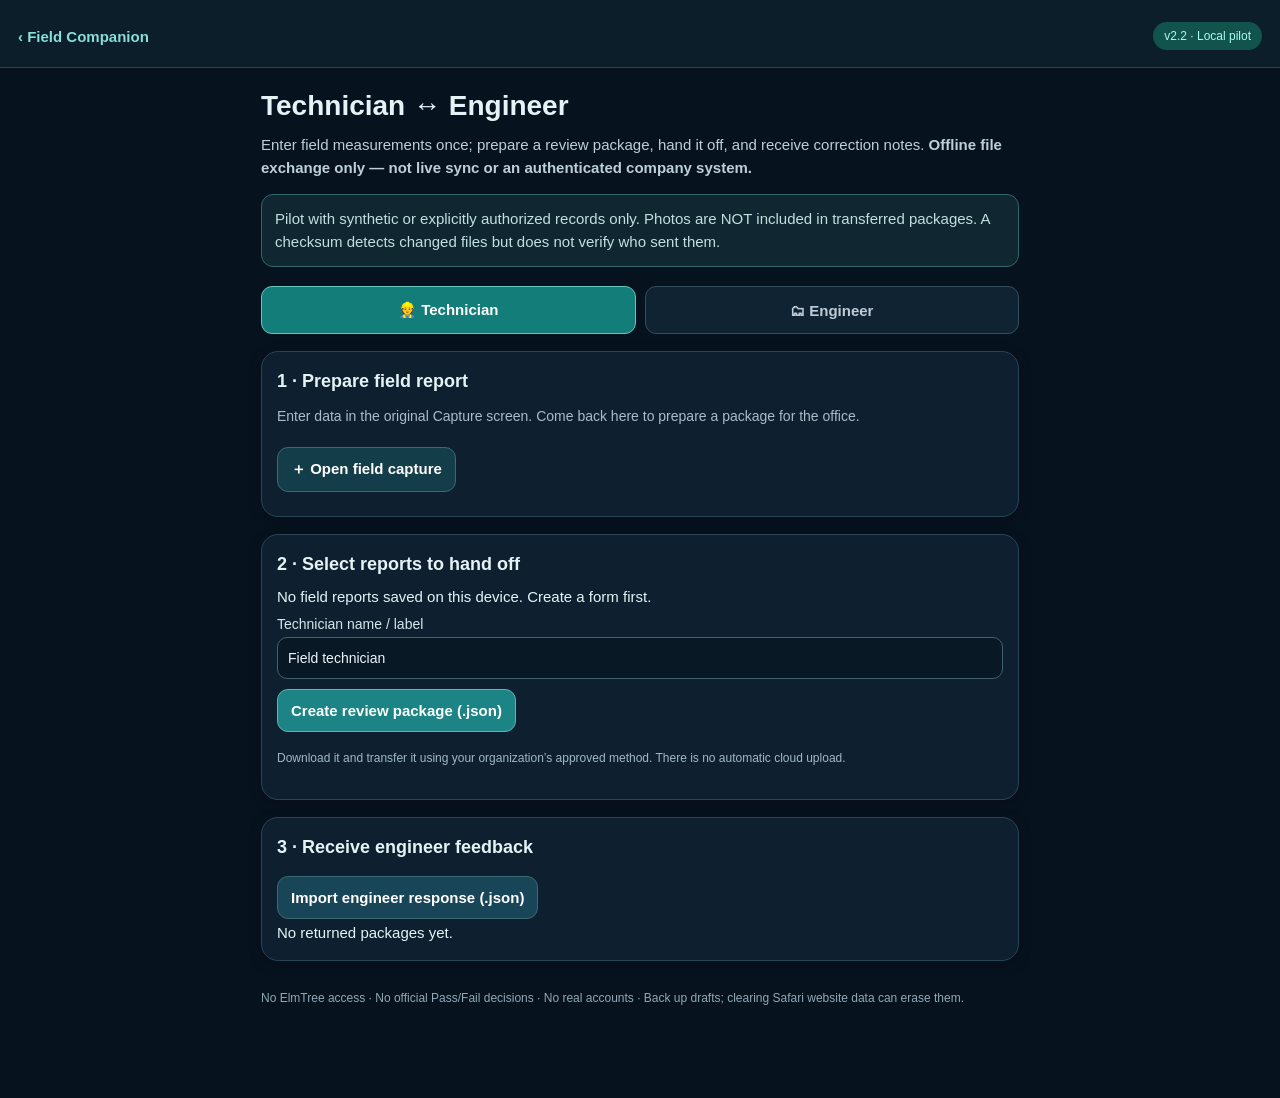
<file: docs/handoff.html>
<!doctype html><html lang="en"><head><meta charset="utf-8"><meta name="viewport" content="width=device-width,initial-scale=1,viewport-fit=cover"><meta name="theme-color" content="#081725"><meta name="apple-mobile-web-app-capable" content="yes"><title>CMT Field · Technician & Engineer</title><link rel="manifest" href="manifest.webmanifest"><link rel="apple-touch-icon" href="icons/icon-192.png"><link rel="stylesheet" href="handoff.css"></head>
<body><header class="hdr"><a class="back" href="./index.html" aria-label="Back to Field Companion">‹ Field Companion</a><span class="pill">v2.2 · Local pilot</span></header>
<main class="wrap"><h1>Technician ↔ Engineer</h1><p class="intro">Enter field measurements once; prepare a review package, hand it off, and receive correction notes. <strong>Offline file exchange only — not live sync or an authenticated company system.</strong></p>
<div class="warning">Pilot with synthetic or explicitly authorized records only. Photos are NOT included in transferred packages. A checksum detects changed files but does not verify who sent them.</div>
<nav class="tabs" aria-label="Workspace mode"><button id="techTab" class="selected" type="button">👷 Technician</button><button id="engineerTab" type="button">🗂 Engineer</button></nav>
<div id="alerts" role="status" aria-live="polite"></div>
<section id="techPanel">
<div class="card"><h2>1 · Prepare field report</h2><p>Enter data in the original Capture screen. Come back here to prepare a package for the office.</p><a class="btn" href="./index.html">＋ Open field capture</a></div>
<div class="card"><h2>2 · Select reports to hand off</h2><div id="techRecords"></div><div class="row"><label class="grow">Technician name / label <input id="technicianName" maxlength="80" value="Field technician" autocomplete="off"></label></div><button class="btn primary" id="createPacket">Create review package (.json)</button><p class="hint">Download it and transfer it using your organization’s approved method. There is no automatic cloud upload.</p></div>
<div class="card"><h2>3 · Receive engineer feedback</h2><label for="responsePicker" class="btn secondary">Import engineer response (.json)</label><input type="file" accept="application/json,.json" id="responsePicker" hidden><div id="techFeedback"></div></div>
</section>
<section id="engineerPanel" hidden>
<div class="card"><h2>1 · Receive field reports</h2><label class="btn secondary" for="submissionPicker">Import technician package (.json)</label><input type="file" accept="application/json,.json" id="submissionPicker" hidden><button class="btn outline" id="demoInbox">Load synthetic demo packet</button><p class="hint">The package is stored on this browser for this demonstration, not in a shared server.</p></div>
<div class="card"><h2>2 · Check reports and return findings</h2><label>Reviewer label <input id="reviewerName" maxlength="80" value="Office reviewer" autocomplete="off"></label><div id="engineerInbox"></div></div>
</section>
<div class="footer">No ElmTree access · No official Pass/Fail decisions · No real accounts · Back up drafts; clearing Safari website data can erase them.</div>
</main><script src="core.js"></script><script src="handoff_core.js"></script><script src="handoff.js"></script></body></html>
</file>
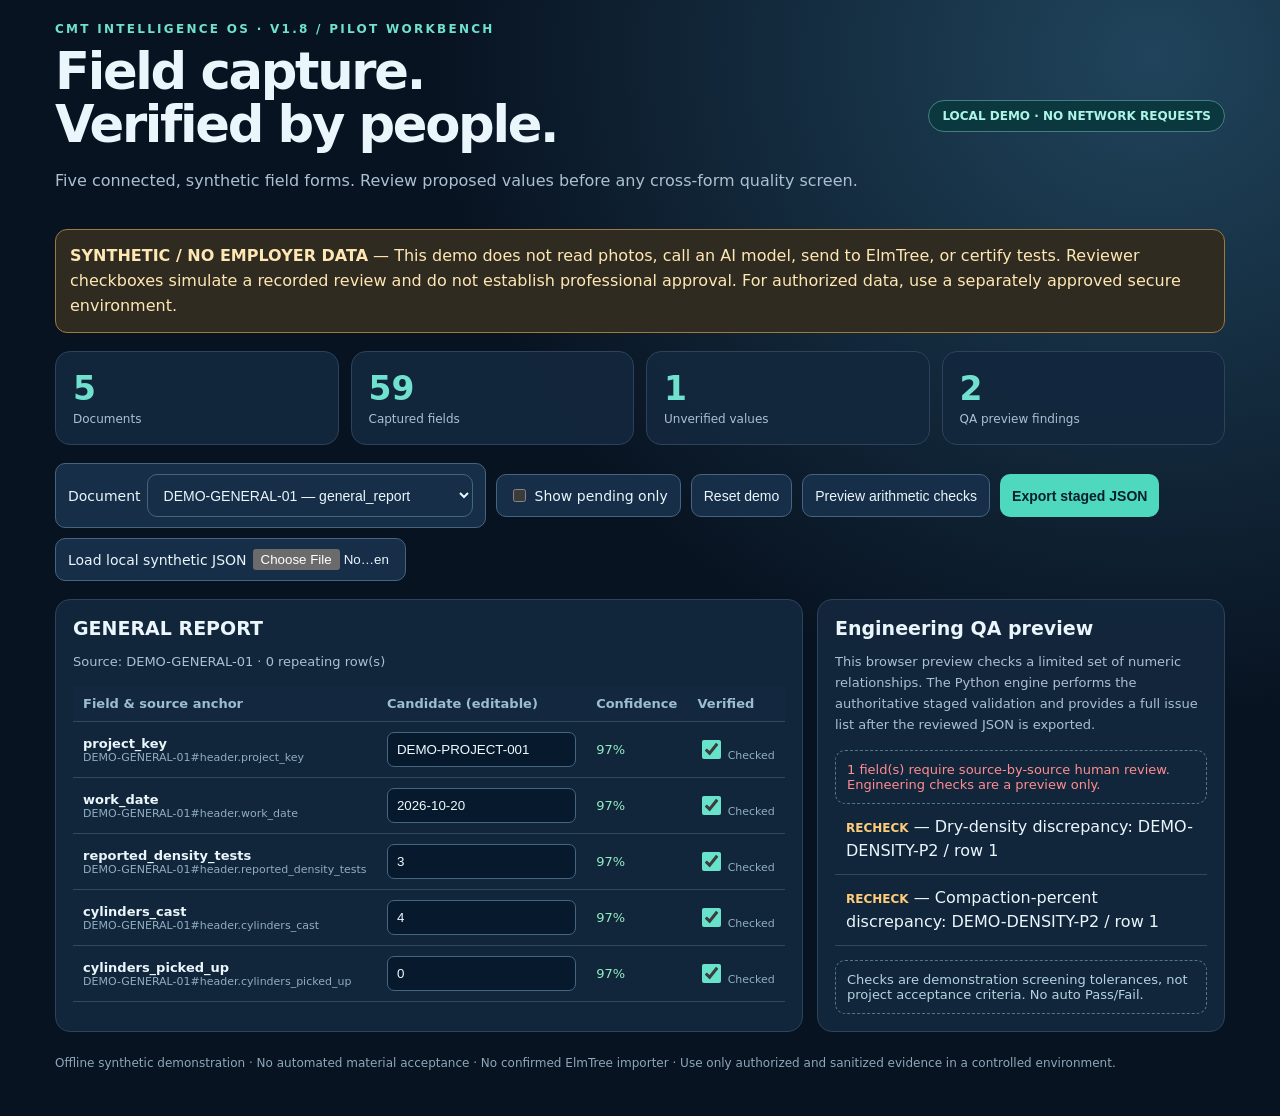
<file: forms/Field_Capture_Review_v18.html>
<!doctype html>
<html lang="en"><head><meta charset="utf-8"><meta name="viewport" content="width=device-width,initial-scale=1">
<title>CMT Intelligence OS — Field Capture Review</title><style>
:root{color-scheme:dark;--bg:#081321;--panel:#11243a;--border:#2c435b;--text:#eaf6fc;--muted:#abc0d2;--cyan:#70e1cf;--yellow:#ffcc7a;--red:#ff8d90;--good:#94edc2;font-family:system-ui,-apple-system,Segoe UI,sans-serif}
*{box-sizing:border-box}body{background:radial-gradient(ellipse at 90% 5%,#20445c,transparent 44%),var(--bg);color:var(--text);margin:0;padding:22px}main{max-width:1170px;margin:auto}
header{display:flex;gap:20px;align-items:center;justify-content:space-between;flex-wrap:wrap}h1{font-size:clamp(30px,4vw,52px);line-height:1.04;letter-spacing:-.045em;margin:9px 0 10px}.kicker{font-size:12px;font-weight:800;color:var(--cyan);letter-spacing:.19em;text-transform:uppercase}p{color:var(--muted);line-height:1.6}.pill{border:1px solid #477d82;background:#0b383f;color:#adf5e6;border-radius:999px;padding:8px 13px;font-size:12px;font-weight:bold}
.warning{background:#302b21;border:1px solid #9f793e;color:#ffe7b3;padding:14px;border-radius:12px;margin-top:20px;line-height:1.55}
.stats{display:grid;grid-template-columns:repeat(4,minmax(0,1fr));gap:12px;margin:18px 0}.stat,.panel{background:rgba(19,39,61,.94);border:1px solid var(--border);border-radius:15px;padding:17px}.stat strong{font-size:33px;display:block;color:var(--cyan);font-variant-numeric:tabular-nums}.stat span{font-size:12px;color:var(--muted)}
.toolbar{display:flex;flex-wrap:wrap;align-items:center;gap:10px;margin:18px 0}.toolbar select,.toolbar button,.toolbar label{min-height:43px;border:1px solid #44657e;background:#162e48;color:var(--text);border-radius:10px;padding:10px 12px;cursor:pointer;font-size:14px}.toolbar button.primary{background:#4ed8be;color:#07202c;border:0;font-weight:800}.toolbar button:disabled{opacity:.5;cursor:default}.toolbar label{display:inline-flex;align-items:center;gap:6px}
.grid{display:grid;grid-template-columns:minmax(0,1.65fr) minmax(280px,.9fr);gap:14px}.panel h2{margin:0 0 10px;font-size:19px}.sub{font-size:13px;color:var(--muted)}
.tablewrap{overflow:auto;max-height:64vh}.table{border-collapse:collapse;width:100%;min-width:680px}.table th,.table td{padding:10px;border-bottom:1px solid #304960;text-align:left;vertical-align:middle;font-size:13px}.table th{color:#9bbdd2;position:sticky;top:0;background:#13283f;z-index:1}.table tr.pending{background:#362b29}.table input[type=text]{background:#071a2d;border:1px solid #44667f;border-radius:7px;color:#effaff;padding:9px;width:100%;min-width:90px}.table input[type=checkbox]{height:19px;width:19px;accent-color:#69e2cb}.tiny{font-size:11px;color:#92adc1;overflow-wrap:anywhere}.tag{font-size:10px;color:#ffc678}.good{color:var(--good)}.bad{color:var(--red)}.issues{list-style:none;padding:0;margin:0}.issues li{padding:11px;border-bottom:1px solid #304960;line-height:1.5}.issues li strong{font-size:12px;color:#ffcc7a}.hint{padding:11px;border:1px dashed #52778a;border-radius:10px;font-size:13px;color:#b7d3e0;margin-top:14px}footer{font-size:12px;color:#8ea7b9;margin:24px 0}
@media(max-width:850px){.grid{grid-template-columns:1fr}.stats{grid-template-columns:repeat(2,minmax(0,1fr))}body{padding:14px}}
</style></head><body><main>
<header><div><div class="kicker">CMT Intelligence OS · V1.8 / Pilot Workbench</div><h1>Field capture.<br>Verified by people.</h1><p>Five connected, synthetic field forms. Review proposed values before any cross-form quality screen.</p></div><div class="pill">LOCAL DEMO · NO NETWORK REQUESTS</div></header>
<div class="warning"><strong>SYNTHETIC / NO EMPLOYER DATA</strong> — This demo does not read photos, call an AI model, send to ElmTree, or certify tests. Reviewer checkboxes simulate a recorded review and do not establish professional approval. For authorized data, use a separately approved secure environment.</div>
<section class="stats"><div class="stat"><strong id="documents">5</strong><span>Documents</span></div><div class="stat"><strong id="captured">0</strong><span>Captured fields</span></div><div class="stat"><strong id="pending">0</strong><span>Unverified values</span></div><div class="stat"><strong id="alerts">0</strong><span>QA preview findings</span></div></section>
<div class="toolbar"><label>Document <select id="doc" aria-label="Select document"></select></label><label><input type="checkbox" id="onlyPending"> Show pending only</label><button id="reset">Reset demo</button><button id="run">Preview arithmetic checks</button><button class="primary" id="download">Export staged JSON</button><label title="Offline. Synthetic files only">Load local synthetic JSON <input id="upload" type="file" accept=".json,application/json" style="max-width:140px"></label></div>
<section class="grid"><div class="panel"><h2 id="formName">Captured fields</h2><p id="formInfo" class="sub"></p><div class="tablewrap"><table class="table"><thead><tr><th>Field & source anchor</th><th>Candidate (editable)</th><th>Confidence</th><th>Verified</th></tr></thead><tbody id="fields"></tbody></table></div></div><aside class="panel"><h2>Engineering QA preview</h2><p class="sub">This browser preview checks a limited set of numeric relationships. The Python engine performs the authoritative staged validation and provides a full issue list after the reviewed JSON is exported.</p><div class="hint" id="status" role="status"></div><ul id="issues" class="issues"></ul><div class="hint">Checks are demonstration screening tolerances, not project acceptance criteria. No auto Pass/Fail.</div></aside></section>
<footer>Offline synthetic demonstration · No automated material acceptance · No confirmed ElmTree importer · Use only authorized and sanitized evidence in a controlled environment.</footer>
</main><script>
const SEED={"schema": "cmt-capture-v1.8", "data_mode": "synthetic", "authorization_attested": false, "project_key": "DEMO-PROJECT-001", "work_date": "2026-10-20", "documents": [{"source_id": "DEMO-GENERAL-01", "form_type": "general_report", "fields": [{"key": "project_key", "value": "DEMO-PROJECT-001", "origin": "manual", "confidence": 0.97, "evidence_ref": "DEMO-GENERAL-01#header.project_key", "reviewed": true, "reviewer_ref": "SYN-REVIEWER-01"}, {"key": "work_date", "value": "2026-10-20", "origin": "manual", "confidence": 0.97, "evidence_ref": "DEMO-GENERAL-01#header.work_date", "reviewed": true, "reviewer_ref": "SYN-REVIEWER-01"}, {"key": "reported_density_tests", "value": "3", "origin": "manual", "confidence": 0.97, "evidence_ref": "DEMO-GENERAL-01#header.reported_density_tests", "reviewed": true, "reviewer_ref": "SYN-REVIEWER-01"}, {"key": "cylinders_cast", "value": "4", "origin": "manual", "confidence": 0.97, "evidence_ref": "DEMO-GENERAL-01#header.cylinders_cast", "reviewed": true, "reviewer_ref": "SYN-REVIEWER-01"}, {"key": "cylinders_picked_up", "value": "0", "origin": "manual", "confidence": 0.97, "evidence_ref": "DEMO-GENERAL-01#header.cylinders_picked_up", "reviewed": true, "reviewer_ref": "SYN-REVIEWER-01"}], "rows": []}, {"source_id": "DEMO-CONCRETE-01", "form_type": "concrete_strength", "fields": [{"key": "project_key", "value": "DEMO-PROJECT-001", "origin": "manual", "confidence": 0.97, "evidence_ref": "DEMO-CONCRETE-01#header.project_key", "reviewed": true, "reviewer_ref": "SYN-REVIEWER-01"}, {"key": "work_date", "value": "2026-10-20", "origin": "manual", "confidence": 0.97, "evidence_ref": "DEMO-CONCRETE-01#header.work_date", "reviewed": true, "reviewer_ref": "SYN-REVIEWER-01"}, {"key": "slump_in", "value": "4.5", "origin": "manual", "confidence": 0.97, "evidence_ref": "DEMO-CONCRETE-01#header.slump_in", "reviewed": true, "reviewer_ref": "SYN-REVIEWER-01"}, {"key": "air_percent", "value": "5.5", "origin": "model", "confidence": 0.97, "evidence_ref": "DEMO-CONCRETE-01#header.air_percent", "reviewed": true, "reviewer_ref": "SYN-REVIEWER-01"}, {"key": "concrete_temp_f", "value": "77.0", "origin": "manual", "confidence": 0.97, "evidence_ref": "DEMO-CONCRETE-01#header.concrete_temp_f", "reviewed": true, "reviewer_ref": "SYN-REVIEWER-01"}], "rows": [{"row_id": "R001", "fields": [{"key": "cylinder_mark", "value": "A", "origin": "manual", "confidence": 0.97, "evidence_ref": "DEMO-CONCRETE-01#row.1.cylinder_mark", "reviewed": true, "reviewer_ref": "SYN-REVIEWER-01"}, {"key": "test_age_days", "value": "7", "origin": "manual", "confidence": 0.97, "evidence_ref": "DEMO-CONCRETE-01#row.1.test_age_days", "reviewed": true, "reviewer_ref": "SYN-REVIEWER-01"}]}, {"row_id": "R002", "fields": [{"key": "cylinder_mark", "value": "B", "origin": "manual", "confidence": 0.97, "evidence_ref": "DEMO-CONCRETE-01#row.2.cylinder_mark", "reviewed": true, "reviewer_ref": "SYN-REVIEWER-01"}, {"key": "test_age_days", "value": "7", "origin": "manual", "confidence": 0.97, "evidence_ref": "DEMO-CONCRETE-01#row.2.test_age_days", "reviewed": true, "reviewer_ref": "SYN-REVIEWER-01"}]}, {"row_id": "R003", "fields": [{"key": "cylinder_mark", "value": "C", "origin": "manual", "confidence": 0.97, "evidence_ref": "DEMO-CONCRETE-01#row.3.cylinder_mark", "reviewed": true, "reviewer_ref": "SYN-REVIEWER-01"}, {"key": "test_age_days", "value": "28", "origin": "manual", "confidence": 0.97, "evidence_ref": "DEMO-CONCRETE-01#row.3.test_age_days", "reviewed": true, "reviewer_ref": "SYN-REVIEWER-01"}]}, {"row_id": "R004", "fields": [{"key": "cylinder_mark", "value": "D", "origin": "manual", "confidence": 0.97, "evidence_ref": "DEMO-CONCRETE-01#row.4.cylinder_mark", "reviewed": true, "reviewer_ref": "SYN-REVIEWER-01"}, {"key": "test_age_days", "value": "28", "origin": "manual", "confidence": 0.97, "evidence_ref": "DEMO-CONCRETE-01#row.4.test_age_days", "reviewed": true, "reviewer_ref": "SYN-REVIEWER-01"}]}]}, {"source_id": "DEMO-DENSITY-P1", "form_type": "density_sheet", "fields": [{"key": "project_key", "value": "DEMO-PROJECT-001", "origin": "manual", "confidence": 0.97, "evidence_ref": "DEMO-DENSITY-P1#header.project_key", "reviewed": true, "reviewer_ref": "SYN-REVIEWER-01"}, {"key": "work_date", "value": "2026-10-20", "origin": "manual", "confidence": 0.97, "evidence_ref": "DEMO-DENSITY-P1#header.work_date", "reviewed": true, "reviewer_ref": "SYN-REVIEWER-01"}, {"key": "series_id", "value": "DENSITY-SET-A", "origin": "manual", "confidence": 0.97, "evidence_ref": "DEMO-DENSITY-P1#header.series_id", "reviewed": true, "reviewer_ref": "SYN-REVIEWER-01"}, {"key": "page_number", "value": "1", "origin": "manual", "confidence": 0.97, "evidence_ref": "DEMO-DENSITY-P1#header.page_number", "reviewed": true, "reviewer_ref": "SYN-REVIEWER-01"}, {"key": "page_count", "value": "2", "origin": "manual", "confidence": 0.97, "evidence_ref": "DEMO-DENSITY-P1#header.page_count", "reviewed": true, "reviewer_ref": "SYN-REVIEWER-01"}], "rows": [{"row_id": "R001", "fields": [{"key": "test_id", "value": "D-001", "origin": "manual", "confidence": 0.97, "evidence_ref": "DEMO-DENSITY-P1#row.1.test_id", "reviewed": true, "reviewer_ref": "SYN-REVIEWER-01"}, {"key": "station", "value": "100+00", "origin": "manual", "confidence": 0.97, "evidence_ref": "DEMO-DENSITY-P1#row.1.station", "reviewed": true, "reviewer_ref": "SYN-REVIEWER-01"}, {"key": "field_moisture_percent", "value": "10", "origin": "model", "confidence": 0.97, "evidence_ref": "DEMO-DENSITY-P1#row.1.field_moisture_percent", "reviewed": true, "reviewer_ref": "SYN-REVIEWER-01"}, {"key": "field_wet_density_pcf", "value": "127.6", "origin": "model", "confidence": 0.97, "evidence_ref": "DEMO-DENSITY-P1#row.1.field_wet_density_pcf", "reviewed": true, "reviewer_ref": "SYN-REVIEWER-01"}, {"key": "field_dry_density_pcf", "value": "116.0", "origin": "manual", "confidence": 0.97, "evidence_ref": "DEMO-DENSITY-P1#row.1.field_dry_density_pcf", "reviewed": true, "reviewer_ref": "SYN-REVIEWER-01"}, {"key": "max_dry_density_pcf", "value": "120", "origin": "manual", "confidence": 0.97, "evidence_ref": "DEMO-DENSITY-P1#row.1.max_dry_density_pcf", "reviewed": true, "reviewer_ref": "SYN-REVIEWER-01"}, {"key": "reported_compaction_percent", "value": "96.7", "origin": "model", "confidence": 0.97, "evidence_ref": "DEMO-DENSITY-P1#row.1.reported_compaction_percent", "reviewed": true, "reviewer_ref": "SYN-REVIEWER-01"}, {"key": "reported_pass_fail", "value": "P", "origin": "manual", "confidence": 0.97, "evidence_ref": "DEMO-DENSITY-P1#row.1.reported_pass_fail", "reviewed": true, "reviewer_ref": "SYN-REVIEWER-01"}]}, {"row_id": "R002", "fields": [{"key": "test_id", "value": "D-002", "origin": "manual", "confidence": 0.97, "evidence_ref": "DEMO-DENSITY-P1#row.2.test_id", "reviewed": true, "reviewer_ref": "SYN-REVIEWER-01"}, {"key": "station", "value": "100+50", "origin": "manual", "confidence": 0.97, "evidence_ref": "DEMO-DENSITY-P1#row.2.station", "reviewed": true, "reviewer_ref": "SYN-REVIEWER-01"}, {"key": "field_moisture_percent", "value": "11", "origin": "model", "confidence": 0.97, "evidence_ref": "DEMO-DENSITY-P1#row.2.field_moisture_percent", "reviewed": true, "reviewer_ref": "SYN-REVIEWER-01"}, {"key": "field_wet_density_pcf", "value": "127.7", "origin": "model", "confidence": 0.97, "evidence_ref": "DEMO-DENSITY-P1#row.2.field_wet_density_pcf", "reviewed": true, "reviewer_ref": "SYN-REVIEWER-01"}, {"key": "field_dry_density_pcf", "value": "115.0", "origin": "manual", "confidence": 0.97, "evidence_ref": "DEMO-DENSITY-P1#row.2.field_dry_density_pcf", "reviewed": true, "reviewer_ref": "SYN-REVIEWER-01"}, {"key": "max_dry_density_pcf", "value": "120", "origin": "manual", "confidence": 0.97, "evidence_ref": "DEMO-DENSITY-P1#row.2.max_dry_density_pcf", "reviewed": true, "reviewer_ref": "SYN-REVIEWER-01"}, {"key": "reported_compaction_percent", "value": "95.8", "origin": "model", "confidence": 0.97, "evidence_ref": "DEMO-DENSITY-P1#row.2.reported_compaction_percent", "reviewed": true, "reviewer_ref": "SYN-REVIEWER-01"}, {"key": "reported_pass_fail", "value": "P", "origin": "manual", "confidence": 0.97, "evidence_ref": "DEMO-DENSITY-P1#row.2.reported_pass_fail", "reviewed": true, "reviewer_ref": "SYN-REVIEWER-01"}]}]}, {"source_id": "DEMO-DENSITY-P2", "form_type": "density_sheet", "fields": [{"key": "project_key", "value": "DEMO-PROJECT-001", "origin": "manual", "confidence": 0.97, "evidence_ref": "DEMO-DENSITY-P2#header.project_key", "reviewed": true, "reviewer_ref": "SYN-REVIEWER-01"}, {"key": "work_date", "value": "2026-10-20", "origin": "manual", "confidence": 0.97, "evidence_ref": "DEMO-DENSITY-P2#header.work_date", "reviewed": true, "reviewer_ref": "SYN-REVIEWER-01"}, {"key": "series_id", "value": "DENSITY-SET-A", "origin": "manual", "confidence": 0.97, "evidence_ref": "DEMO-DENSITY-P2#header.series_id", "reviewed": true, "reviewer_ref": "SYN-REVIEWER-01"}, {"key": "page_number", "value": "2", "origin": "manual", "confidence": 0.97, "evidence_ref": "DEMO-DENSITY-P2#header.page_number", "reviewed": true, "reviewer_ref": "SYN-REVIEWER-01"}, {"key": "page_count", "value": "2", "origin": "manual", "confidence": 0.62, "evidence_ref": "DEMO-DENSITY-P2#header.page_count", "reviewed": false, "reviewer_ref": ""}], "rows": [{"row_id": "R001", "fields": [{"key": "test_id", "value": "D-003", "origin": "manual", "confidence": 0.97, "evidence_ref": "DEMO-DENSITY-P2#row.1.test_id", "reviewed": true, "reviewer_ref": "SYN-REVIEWER-01"}, {"key": "station", "value": "101+00", "origin": "manual", "confidence": 0.97, "evidence_ref": "DEMO-DENSITY-P2#row.1.station", "reviewed": true, "reviewer_ref": "SYN-REVIEWER-01"}, {"key": "field_moisture_percent", "value": "10", "origin": "model", "confidence": 0.97, "evidence_ref": "DEMO-DENSITY-P2#row.1.field_moisture_percent", "reviewed": true, "reviewer_ref": "SYN-REVIEWER-01"}, {"key": "field_wet_density_pcf", "value": "127.6", "origin": "model", "confidence": 0.97, "evidence_ref": "DEMO-DENSITY-P2#row.1.field_wet_density_pcf", "reviewed": true, "reviewer_ref": "SYN-REVIEWER-01"}, {"key": "field_dry_density_pcf", "value": "113.0", "origin": "manual", "confidence": 0.97, "evidence_ref": "DEMO-DENSITY-P2#row.1.field_dry_density_pcf", "reviewed": true, "reviewer_ref": "SYN-REVIEWER-01"}, {"key": "max_dry_density_pcf", "value": "120", "origin": "manual", "confidence": 0.97, "evidence_ref": "DEMO-DENSITY-P2#row.1.max_dry_density_pcf", "reviewed": true, "reviewer_ref": "SYN-REVIEWER-01"}, {"key": "reported_compaction_percent", "value": "96.7", "origin": "model", "confidence": 0.97, "evidence_ref": "DEMO-DENSITY-P2#row.1.reported_compaction_percent", "reviewed": true, "reviewer_ref": "SYN-REVIEWER-01"}, {"key": "reported_pass_fail", "value": "P", "origin": "manual", "confidence": 0.97, "evidence_ref": "DEMO-DENSITY-P2#row.1.reported_pass_fail", "reviewed": true, "reviewer_ref": "SYN-REVIEWER-01"}]}]}, {"source_id": "DEMO-REBAR-01", "form_type": "rebar_observation", "fields": [{"key": "project_key", "value": "DEMO-PROJECT-001", "origin": "manual", "confidence": 0.97, "evidence_ref": "DEMO-REBAR-01#header.project_key", "reviewed": true, "reviewer_ref": "SYN-REVIEWER-01"}, {"key": "work_date", "value": "2026-10-20", "origin": "manual", "confidence": 0.97, "evidence_ref": "DEMO-REBAR-01#header.work_date", "reviewed": true, "reviewer_ref": "SYN-REVIEWER-01"}], "rows": [{"row_id": "R001", "fields": [{"key": "observation_id", "value": "R-001", "origin": "manual", "confidence": 0.97, "evidence_ref": "DEMO-REBAR-01#row.1.observation_id", "reviewed": true, "reviewer_ref": "SYN-REVIEWER-01"}, {"key": "element", "value": "demonstration footing", "origin": "manual", "confidence": 0.97, "evidence_ref": "DEMO-REBAR-01#row.1.element", "reviewed": true, "reviewer_ref": "SYN-REVIEWER-01"}, {"key": "bar_size", "value": "#4", "origin": "manual", "confidence": 0.97, "evidence_ref": "DEMO-REBAR-01#row.1.bar_size", "reviewed": true, "reviewer_ref": "SYN-REVIEWER-01"}, {"key": "spacing_in", "value": "12", "origin": "manual", "confidence": 0.97, "evidence_ref": "DEMO-REBAR-01#row.1.spacing_in", "reviewed": true, "reviewer_ref": "SYN-REVIEWER-01"}, {"key": "condition", "value": "review needed", "origin": "manual", "confidence": 0.97, "evidence_ref": "DEMO-REBAR-01#row.1.condition", "reviewed": true, "reviewer_ref": "SYN-REVIEWER-01"}]}]}]};
let packet=JSON.parse(JSON.stringify(SEED));
const $=id=>document.getElementById(id);
const safe=x=>String(x??'').replace(/[&<>"']/g,m=>({'&':'&amp;','<':'&lt;','>':'&gt;','"':'&quot;',"'":'&#39;'}[m]));
function allEntries(doc){let r=[];for(const f of doc.fields||[])r.push({field:f,ref:'header.'+f.key});for(let i=0;i<(doc.rows||[]).length;i++)for(const f of doc.rows[i].fields||[])r.push({field:f,ref:'row.'+(i+1)+'.'+f.key});return r}
function entries(){return packet.documents.flatMap(d=>allEntries(d))}
function selected(){return packet.documents[$('doc').selectedIndex]}
function ensureSelected(){const idx=$('doc').selectedIndex;const old=packet.documents[idx]?.source_id; $('doc').innerHTML=packet.documents.map(d=>'<option>'+safe(d.source_id)+' — '+safe(d.form_type)+'</option>').join('');$('doc').selectedIndex=Math.max(0,packet.documents.findIndex(d=>d.source_id===old));}
function buildRows(){let d=selected();if(!d)return;$('formName').textContent=d.form_type.replaceAll('_',' ').toUpperCase();$('formInfo').textContent='Source: '+d.source_id+' · '+d.rows.length+' repeating row(s)';const a=allEntries(d).filter(x=>!$('onlyPending').checked||!x.field.reviewed);$('fields').innerHTML=a.map((it,i)=>`<tr class="${it.field.reviewed?'':'pending'}"><td><b>${safe(it.field.key)}</b><div class="tiny">${safe(it.field.evidence_ref)}</div></td><td><input type="text" data-ref="${safe(it.ref)}" value="${safe(it.field.value)}" aria-label="Value of ${safe(it.field.key)}"></td><td>${it.field.confidence==null?'<span class="tiny">Unscored</span>':`<span class="${it.field.confidence<.9?'tag':'good'}">${Math.round(it.field.confidence*100)}%</span>`}</td><td><label><input type="checkbox" data-check="${safe(it.ref)}" ${it.field.reviewed?'checked':''}> <span class="tiny">${it.field.reviewed?'Checked':'Pending'}</span></label></td></tr>`).join('')||'<tr><td colspan="4">No pending fields in this document.</td></tr>';}
function getField(ref){const d=selected();let arr=d.fields;let key=ref;if(ref.startsWith('row.')){const p=ref.split('.');arr=d.rows[+p[1]-1].fields;key=p.slice(2).join('.')}else{key=ref.slice(7)}return arr.find(f=>f.key===key)}
function preview(){let findings=[];const xs=entries(),pending=xs.filter(x=>!x.field.reviewed).length;let series={};let densityRows=0;const number=v=>{if(v===null||v===undefined||String(v).trim()==='')return null;let n=Number(v);return Number.isFinite(n)?n:null};const lookup=(array,key)=>array.find(a=>a.key===key)?.value;
 for(const doc of packet.documents){if(doc.form_type==='density_sheet') {let s=lookup(doc.fields,'series_id'),p=number(lookup(doc.fields,'page_number')),n=number(lookup(doc.fields,'page_count')); if(!series[s])series[s]={pageCount:n,pages:[]};series[s].pages.push(p);if(series[s].pageCount!==n)findings.push('Inconsistent page totals in '+s);for(let i=0;i<doc.rows.length;i++){const a=doc.rows[i].fields; if(!a.length)continue;densityRows++;const moisture=number(lookup(a,'field_moisture_percent')),wet=number(lookup(a,'field_wet_density_pcf')),dry=number(lookup(a,'field_dry_density_pcf')),mdd=number(lookup(a,'max_dry_density_pcf')),pct=number(lookup(a,'reported_compaction_percent'));if([moisture,wet,dry,mdd].every(n=>n!==null)&&wet>0&&mdd>0&&Math.abs(dry-wet/(1+moisture/100))>1.5)findings.push('Dry-density discrepancy: '+doc.source_id+' / row '+(i+1));if(dry!==null&&mdd>0&&pct!==null&&Math.abs(pct-100*dry/mdd)>.5)findings.push('Compaction-percent discrepancy: '+doc.source_id+' / row '+(i+1));}}}
 for(const [s,x] of Object.entries(series)){if(x.pages.length!==new Set(x.pages).size)findings.push('Duplicate density page in '+s);for(let p=1;p<=x.pageCount;p++)if(!x.pages.includes(p))findings.push('Missing density page '+p+' in '+s)}
 for(const d of packet.documents){if(d.form_type==='general_report'){let n=number(lookup(d.fields,'reported_density_tests'));if(n!==null&&n!==densityRows)findings.push('Daily density count '+n+' vs '+densityRows+' rows (verify scope/time)')}}
 $('documents').textContent=packet.documents.length;$('captured').textContent=xs.length;$('pending').textContent=pending;$('alerts').textContent=findings.length;
 $('status').innerHTML=pending>0?`<span class="bad">${pending} field(s) require source-by-source human review. Engineering checks are a preview only.</span>`:`<span class="good">All present values are marked reviewed in this synthetic demonstration.</span> Run the Python staging tool to check the full packet.`;
 $('issues').innerHTML=findings.map(f=>'<li><strong>RECHECK</strong> — '+safe(f)+'</li>').join('')||'<li>No discrepancies in the limited browser preview; not professional approval.</li>';
}
$('doc').onchange=()=>{buildRows();preview()};$('onlyPending').onchange=buildRows;
$('fields').onchange=e=>{if(!e.target.dataset.check)return;let f=getField(e.target.dataset.check);f.reviewed=e.target.checked;f.reviewer_ref=f.reviewed?'SYNTHETIC-DEMO-REVIEWER':'';buildRows();preview()};
$('fields').oninput=e=>{if(!e.target.dataset.ref)return;let f=getField(e.target.dataset.ref);f.value=e.target.value;f.reviewed=false;f.reviewer_ref='';const tr=e.target.closest('tr');if(tr){tr.classList.add('pending');const c=tr.querySelector('input[type=checkbox]');if(c)c.checked=false;const label=tr.querySelector('label span');if(label)label.textContent='Pending';}preview();}
$('reset').onclick=()=>{packet=JSON.parse(JSON.stringify(SEED));ensureSelected();buildRows();preview()};$('run').onclick=preview;
$('download').onclick=()=>{const content=JSON.stringify(packet,null,2)+'\n';const blob=new Blob([content],{type:'application/json'});const link=document.createElement('a');link.href=URL.createObjectURL(blob);link.download='SYNTHETIC_CAPTURE_REVIEWED_V18.json';link.click();URL.revokeObjectURL(link.href)};
$('upload').onchange=async e=>{const f=e.target.files[0];if(!f)return;try {if(f.size>1000000)throw Error('File exceeds 1 MB');let obj=JSON.parse(await f.text());if(obj.schema!=='cmt-capture-v1.8'||obj.data_mode!=='synthetic'||!Array.isArray(obj.documents)||obj.documents.length>250)throw Error('Only synthetic capture v1.8 packets are supported in this demo');for(const d of obj.documents){if(!Array.isArray(d.fields)||!Array.isArray(d.rows))throw Error('Invalid capture document')}packet=obj;ensureSelected();buildRows();preview()}catch(err){alert('Load failed: '+err.message)}e.target.value=''};
ensureSelected();buildRows();preview();
</script></body></html>
</file>
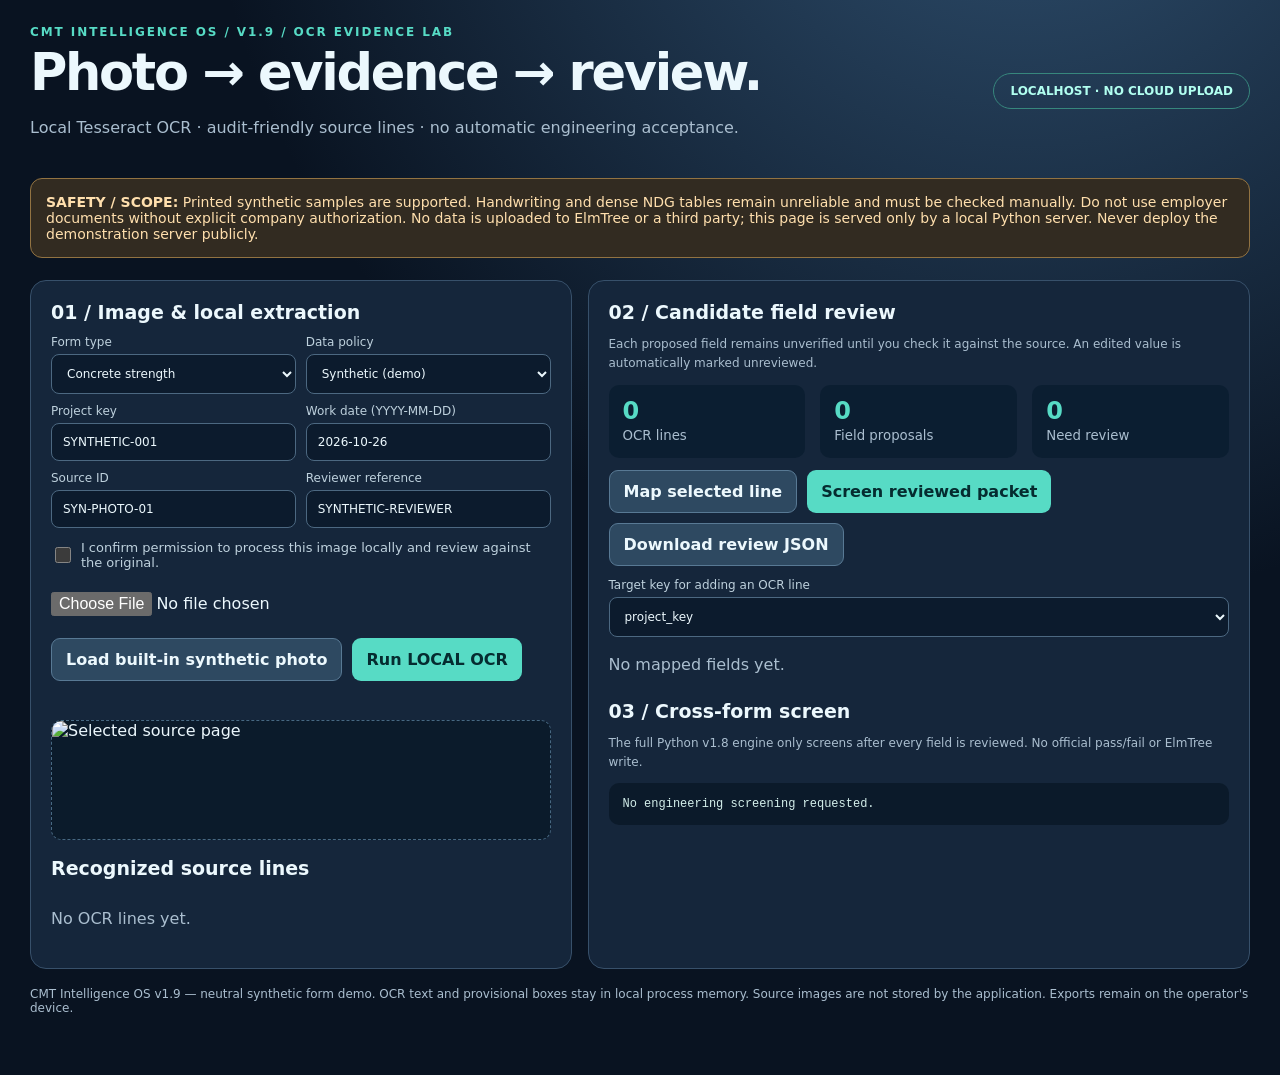
<file: forms/OCR_Review_v19.html>
<!doctype html><html lang="en"><head><meta charset="utf-8"><meta name="viewport" content="width=device-width,initial-scale=1"><title>CMT Intelligence OS | Local OCR Review</title>
<style>
:root{font-family:Inter,system-ui,-apple-system,Segoe UI,sans-serif;color-scheme:dark;--bg:#091321;--panel:#15263b;--edge:#37506a;--txt:#ecf8fd;--muted:#aabecf;--teal:#57dbc5;--orange:#ffce84}
*{box-sizing:border-box}body{margin:0;background:radial-gradient(circle at 80% -20%,#305171,transparent 50%),var(--bg);color:var(--txt)}main{max-width:1260px;margin:auto;padding:25px 20px 60px}h1{font-size:clamp(30px,5vw,51px);line-height:1.05;letter-spacing:-.045em;margin:7px 0}p,small{color:var(--muted);line-height:1.55}.eyebrow{color:var(--teal);font-size:12px;letter-spacing:.16em;font-weight:800}.hero{display:flex;justify-content:space-between;gap:22px;align-items:center;flex-wrap:wrap}.chip{border:1px solid #37877d;color:#b1fff0;padding:10px 16px;border-radius:99px;font-size:12px;font-weight:750}.warning{border:1px solid #927342;color:#ffdfad;border-radius:12px;padding:15px;margin:22px 0;background:#322b21;font-size:14px}.layout{display:grid;grid-template-columns: minmax(330px,.94fr) minmax(430px,1.15fr);gap:16px}.panel{padding:20px;border:1px solid var(--edge);background:var(--panel);border-radius:16px;min-width:0}h2{font-size:19px;margin:0 0 12px}.controls{display:grid;grid-template-columns:repeat(2,minmax(0,1fr));gap:10px}label{display:block;font-size:12px;color:#bed1dd}input,select,button{font:inherit}input:not([type=checkbox],[type=file],[type=radio]),select{width:100%;background:#0c1b2d;color:var(--txt);border:1px solid #4c6881;border-radius:8px;padding:11px;margin-top:5px}input[type=file]{width:100%;margin:10px 0}button{background:#2e4961;color:var(--txt);border:1px solid #587994;border-radius:9px;padding:11px 14px;cursor:pointer;font-weight:650}button.primary{background:var(--teal);color:#052c30;border:0}button:disabled{opacity:.45;cursor:default}.actions{display:flex;flex-wrap:wrap;gap:10px;margin:12px 0}.imagebox{position:relative;border:1px dashed #476882;background:#0b1b2b;border-radius:10px;overflow:hidden;min-height:120px}#image{width:100%;height:auto;display:block}#overlay{position:absolute;inset:0;width:100%;height:100%;pointer-events:none}.list{max-height:440px;overflow:auto}.line{padding:11px 5px;border-bottom:1px solid #2a435c;font-size:13px;display:flex;gap:10px;align-items:flex-start}.line span{flex:1}.line button{padding:5px 8px;font-size:11px}.candidate{display:grid;grid-template-columns:1.1fr 1fr 85px;gap:8px;padding:10px 0;border-bottom:1px solid #2d435b;align-items:center}.candidate input:not([type=checkbox]){margin:0}.candidate select{margin:0}.label2{font-size:11px;color:#a5c3d0}.small{font-size:12px}.badge{font-size:10px;color:var(--orange)}pre{white-space:pre-wrap;overflow-wrap:anywhere;background:#0b1a2a;padding:14px;border-radius:10px;max-height:440px;overflow:auto;color:#d4efeb;font-size:12px}.totals{display:flex;gap:15px;flex-wrap:wrap;margin:12px 0}.totals div{padding:12px 14px;background:#0b1e31;border-radius:10px;flex:1;min-width:90px}.totals b{display:block;font-size:24px;color:var(--teal)}.check{display:flex;align-items:center;gap:7px;font-size:13px}.check input{width:18px;height:18px}#status{min-height:27px;color:var(--orange);font-size:13px}.footer{margin-top:18px;font-size:12px;color:var(--muted)}
@media(max-width:900px){.layout{grid-template-columns:1fr}.controls{grid-template-columns:1fr 1fr}}@media(max-width:500px){main{padding:14px}.candidate{grid-template-columns:1fr 1fr}.candidate .check{grid-column:span 2}.controls{grid-template-columns:1fr}}
</style></head><body><main><div class="hero"><div><div class="eyebrow">CMT INTELLIGENCE OS / V1.9 / OCR EVIDENCE LAB</div><h1>Photo → evidence → review.</h1><p>Local Tesseract OCR · audit-friendly source lines · no automatic engineering acceptance.</p></div><span class="chip">LOCALHOST · NO CLOUD UPLOAD</span></div>
<div class="warning"><b>SAFETY / SCOPE:</b> Printed synthetic samples are supported. Handwriting and dense NDG tables remain unreliable and must be checked manually. Do not use employer documents without explicit company authorization. No data is uploaded to ElmTree or a third party; this page is served only by a local Python server. Never deploy the demonstration server publicly.</div>
<div class="layout"><section class="panel"><h2>01 / Image & local extraction</h2><div class="controls"><label>Form type<select id="type"><option value="concrete_strength">Concrete strength</option><option value="density_sheet">In-place density</option><option value="general_report">General report</option><option value="rebar_observation">Rebar observation</option></select></label><label>Data policy<select id="mode"><option value="synthetic">Synthetic (demo)</option><option value="authorized">Authorized, explicit permission</option></select></label><label>Project key<input id="project" value="SYNTHETIC-001"></label><label>Work date (YYYY-MM-DD)<input id="date" value="2026-10-26"></label><label>Source ID<input id="source" value="SYN-PHOTO-01"></label><label>Reviewer reference<input id="reviewer" value="SYNTHETIC-REVIEWER"></label></div>
<label style="margin:12px 0" class="check"><input type="checkbox" id="permission"> I confirm permission to process this image locally and review against the original.</label><input type="file" id="file" accept="image/png,image/jpeg,image/webp"><div class="actions"><button id="load" type="button">Load built-in synthetic photo</button><button id="extract" class="primary" type="button">Run LOCAL OCR</button></div><div id="status" role="status"></div>
<div class="imagebox"><img id="image" alt="Selected source page"/><svg id="overlay" aria-label="OCR source regions"></svg></div><h2 style="margin-top:17px">Recognized source lines</h2><div class="list" id="lines"><p>No OCR lines yet.</p></div></section>
<section class="panel"><h2>02 / Candidate field review</h2><p class="small">Each proposed field remains unverified until you check it against the source. An edited value is automatically marked unreviewed.</p><div class="totals"><div><b id="lineCount">0</b><small>OCR lines</small></div><div><b id="fieldCount">0</b><small>Field proposals</small></div><div><b id="pending">0</b><small>Need review</small></div></div><div class="actions"><button id="add" type="button">Map selected line</button><button id="packet" class="primary" type="button">Screen reviewed packet</button><button id="export" type="button">Download review JSON</button></div><label>Target key for adding an OCR line<select id="newKey"></select></label><div id="fields"></div><h2 style="margin-top:22px">03 / Cross-form screen</h2><p class="small">The full Python v1.8 engine only screens after every field is reviewed. No official pass/fail or ElmTree write.</p><pre id="result">No engineering screening requested.</pre></section></div><div class="footer">CMT Intelligence OS v1.9 — neutral synthetic form demo. OCR text and provisional boxes stay in local process memory. Source images are not stored by the application. Exports remain on the operator's device.</div></main>
<script>
'use strict';const $=id=>document.getElementById(id),keys={concrete_strength:['project_key','job_key','work_date','supplier_ref','slump_in','air_percent','concrete_temp_f','ambient_temp_f','test_location','ticket_number'],density_sheet:['project_key','job_key','work_date','series_id','page_number','page_count','proctor_reference','soil_description','equipment_id'],general_report:['project_key','job_key','work_date','report_no','reported_density_tests','cylinders_cast','cylinders_picked_up','notes'],rebar_observation:['project_key','job_key','work_date','general_location','notes','weather']};let sourceData=null, proposals=[],selectedLine='',imageBlobUrl='';
function status(s){$('status').textContent=s}function esc(s){return String(s).replace(/[&<>"']/g,c=>({'&':'&amp;','<':'&lt;','>':'&gt;','"':'&quot;',"'":'&#39;'}[c]))}
function setupKeys(){const selected=keys[$('type').value];$('newKey').innerHTML=selected.map(k=>`<option value="${k}">${k}</option>`).join('')};$('type').onchange=()=>{setupKeys();proposals=[];render()};setupKeys();
function setImage(blob){if(imageBlobUrl)URL.revokeObjectURL(imageBlobUrl);imageBlobUrl=URL.createObjectURL(blob);$('image').src=imageBlobUrl;$('overlay').innerHTML=''}
$('file').onchange=e=>{const f=e.target.files[0];if(!f)return;if(f.size>4000000){status('File exceeds 4 MB');return;}setImage(f);sourceData=null;proposals=[];render();status('Image selected. Check permission, then run local OCR.')};
$('load').onclick=async()=>{try{const r=await fetch('/api/local-ocr/example');if(!r.ok)throw Error('Run from localhost:8000');const b=await r.blob();setImage(b);$('file').value='';$('type').value='concrete_strength';setupKeys();$('mode').value='synthetic';proposals=[];sourceData=null;render();status('Synthetic sample loaded. Check permission and run OCR.')}catch(e){status(e.message)}};
function drawBoxes(){const s=$('overlay'),img=$('image');if(!sourceData||!img.naturalWidth){s.innerHTML='';return;}s.setAttribute('viewBox',`0 0 ${sourceData.image_size[0]} ${sourceData.image_size[1]}`);s.innerHTML=sourceData.lines.map(l=>{let [x,y,w,h]=l.box;return `<rect x="${x}" y="${y}" width="${w}" height="${h}" fill="none" stroke="#57dbc5" stroke-width="3"/>`}).join('')}
$('image').onload=drawBoxes;
$('extract').onclick=async()=>{try{if(!$('permission').checked)throw Error('Confirm explicit local processing consent');let blob;if($('file').files.length)blob=$('file').files[0];else if(imageBlobUrl){blob=await fetch(imageBlobUrl).then(r=>r.blob())}else throw Error('Load a photo');let f=new FormData();f.append('file',blob,'local-photo.png');f.append('form_type',$('type').value);f.append('data_mode',$('mode').value);f.append('consent','true');f.append('authorization_attested',$('mode').value==='authorized'?'true':'false');status('Processing locally with Tesseract…');let r=await fetch('/api/local-ocr/extract',{method:'POST',headers:{'X-CMT-Local-OCR':'explicit-local-demo'},body:f});let d=await r.json();if(!r.ok)throw Error(d.detail||'OCR failed');sourceData=d;proposals=d.candidates.map(c=>({...c}));selectedLine=d.lines[0]?.id||'';render();drawBoxes();status(`OCR read ${d.lines.length} lines. All field proposals require review.`)}catch(e){status('OCR: '+e.message)}};
function render(){const l=sourceData?.lines||[];$('lineCount').textContent=l.length;$('fieldCount').textContent=proposals.length;$('pending').textContent=proposals.filter(p=>!p.reviewed).length;
$('lines').innerHTML=l.map(x=>`<div class="line"><input type="radio" name="sourceline" value="${esc(x.id)}" ${x.id===selectedLine?'checked':''}><span><b>${esc(x.id)}</b> — ${esc(x.text)}<br><small>OCR score ${Math.round(x.confidence*100)} / 100 · box ${esc(x.box.join(','))}</small></span></div>`).join('')||'<p>No OCR lines yet.</p>';
$('fields').innerHTML=proposals.map((p,i)=>`<div class="candidate"><div><div class="label2">Field key</div><select data-i="${i}" data-f="key">${keys[$('type').value].map(k=>`<option ${p.key===k?'selected':''} value="${k}">${k}</option>`).join('')}</select><div class="badge">${esc(p.line_id||'operator')} · OCR score ${Math.round((p.confidence||0)*100)}/100</div></div><div><div class="label2">Transcription (edit & check)</div><input data-i="${i}" data-f="value" value="${esc(p.value)}"></div><label class="check"><input type="checkbox" data-i="${i}" data-f="reviewed" ${p.reviewed?'checked':''}> Reviewed</label></div>`).join('')||'<p>No mapped fields yet.</p>';
}
$('lines').onchange=e=>{if(e.target.name==='sourceline')selectedLine=e.target.value};$('add').onclick=()=>{if(!sourceData||!selectedLine)return status('Run OCR first');const line=sourceData.lines.find(l=>l.id===selectedLine);const key=$('newKey').value;if(proposals.some(p=>p.key===key))return status('Target key is already mapped');proposals.push({key,value:line.text,confidence:line.confidence,line_id:line.id,reviewed:false,reviewer_ref:''});render();status('Added an unverified mapped field. Edit its value, then check the source.')};
$('fields').oninput=e=>{let i=Number(e.target.dataset.i);if(!Number.isInteger(i)||!proposals[i])return;let field=e.target.dataset.f;if(field==='value'){proposals[i].value=e.target.value;proposals[i].reviewed=false;const ch=$('fields').querySelector(`input[type=checkbox][data-i="${i}"]`);if(ch)ch.checked=false;}
$('pending').textContent=proposals.filter(p=>!p.reviewed).length};
$('fields').onchange=e=>{const i=Number(e.target.dataset.i);if(!proposals[i])return;if(e.target.dataset.f==='reviewed'){proposals[i].reviewed=e.target.checked;proposals[i].reviewer_ref=e.target.checked?$('reviewer').value.trim():''}else if(e.target.dataset.f==='key'){proposals[i].key=e.target.value;proposals[i].reviewed=false;proposals[i].reviewer_ref='';render()};$('pending').textContent=proposals.filter(p=>!p.reviewed).length};
function makePacket(){if(!sourceData)throw Error('Run OCR first');if($('mode').value!=='synthetic')throw Error('This demo only exports synthetic packets. Use company-approved secure workflows for real forms.');const fields=[];let used=new Set();for(const p of proposals){if(used.has(p.key))throw Error(`Duplicate field ${p.key}`);used.add(p.key);if(!String(p.value).trim())throw Error('Empty mapped transcription');if(p.reviewed&&!$('reviewer').value.trim())throw Error('Reviewer reference required');fields.push({key:p.key,value:p.value,origin:'model',confidence:p.confidence,evidence_ref:$('source').value+'#'+p.line_id,reviewed:p.reviewed,reviewer_ref:p.reviewed?$('reviewer').value.trim():''})}
for(const [k,v] of [['project_key',$('project').value],['work_date',$('date').value]]){if(!used.has(k))fields.push({key:k,value:v,origin:'manual',confidence:null,evidence_ref:$('source').value+'#operator-metadata',reviewed:false,reviewer_ref:''})}
return{schema:'cmt-capture-v1.8',data_mode:'synthetic',authorization_attested:false,project_key:$('project').value,work_date:$('date').value,documents:[{source_id:$('source').value,form_type:$('type').value,fields,rows:[]}]}}
$('packet').onclick=async()=>{try{const packet=makePacket();const r=await fetch('/api/local-ocr/screen',{method:'POST',headers:{'Content-Type':'application/json','X-CMT-Local-OCR':'explicit-local-demo'},body:JSON.stringify({packet})});const result=await r.json();$('result').textContent=JSON.stringify(result,null,2);status(r.ok?'Staged. This is NOT acceptance or production validation.':'Screen rejected: '+(result.detail||'unknown'))}catch(e){status(e.message)}};
$('export').onclick=()=>{try{let packet=makePacket();const blob=new Blob([JSON.stringify(packet,null,2)],{type:'application/json'}),url=URL.createObjectURL(blob),a=document.createElement('a');a.href=url;a.download='SYNTHETIC_OCR_REVIEW_V19.json';a.click();setTimeout(()=>URL.revokeObjectURL(url),1000);status('Synthetic review packet downloaded locally.')}catch(e){status(e.message)}};
render();
</script></body></html>
</file>
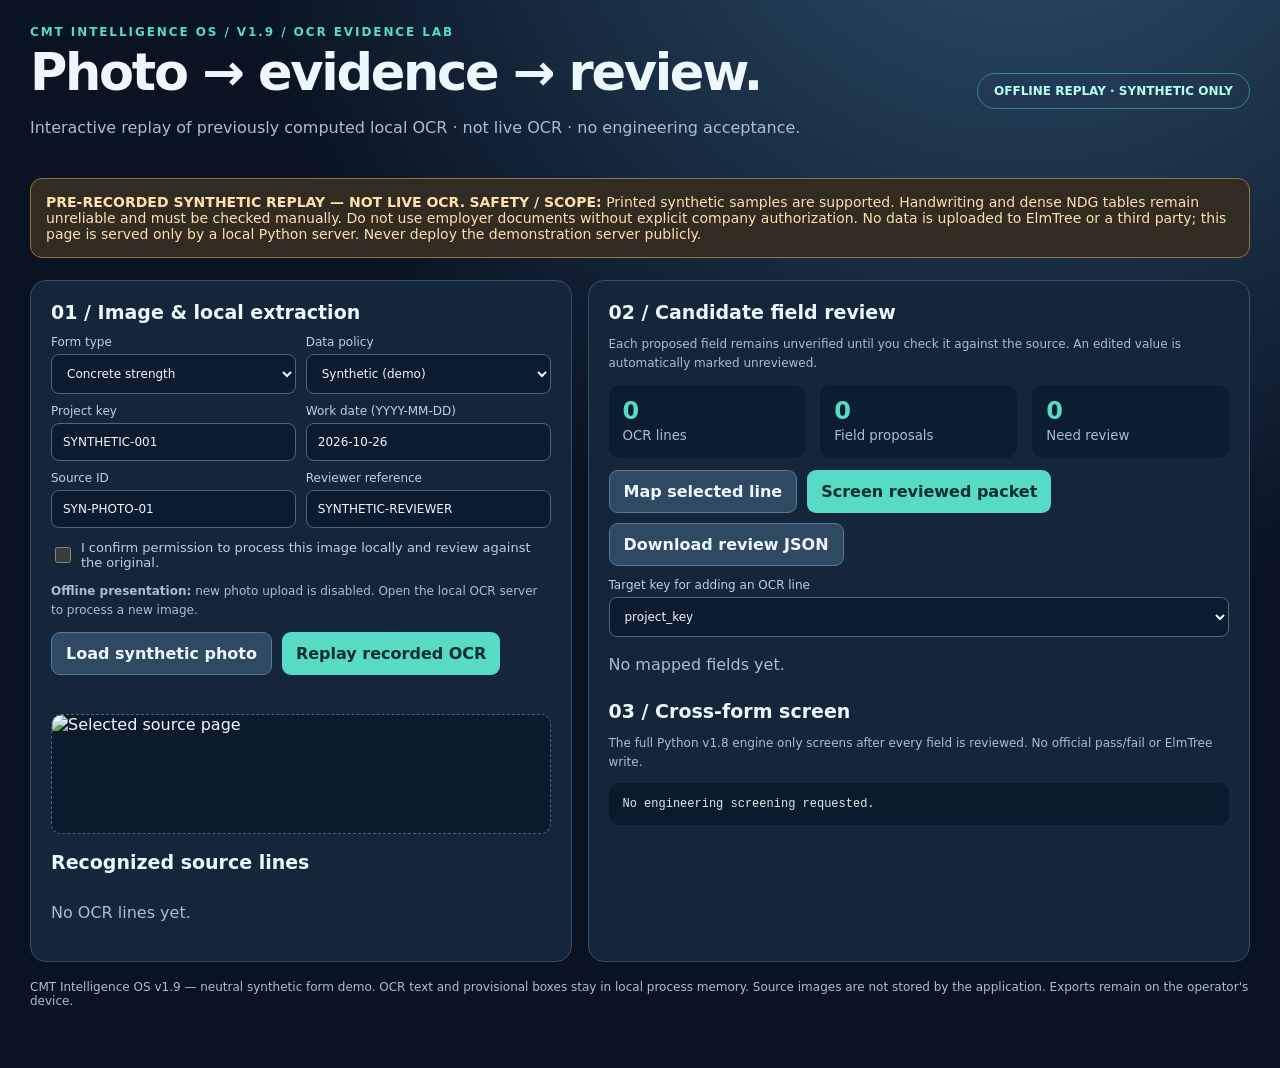
<file: forms/OCR_Review_v19_Offline_Demo.html>
<!doctype html><html lang="en"><head><meta charset="utf-8"><meta name="viewport" content="width=device-width,initial-scale=1"><title>CMT Intelligence OS | Local OCR Review</title>
<style>
:root{font-family:Inter,system-ui,-apple-system,Segoe UI,sans-serif;color-scheme:dark;--bg:#091321;--panel:#15263b;--edge:#37506a;--txt:#ecf8fd;--muted:#aabecf;--teal:#57dbc5;--orange:#ffce84}
*{box-sizing:border-box}body{margin:0;background:radial-gradient(circle at 80% -20%,#305171,transparent 50%),var(--bg);color:var(--txt)}main{max-width:1260px;margin:auto;padding:25px 20px 60px}h1{font-size:clamp(30px,5vw,51px);line-height:1.05;letter-spacing:-.045em;margin:7px 0}p,small{color:var(--muted);line-height:1.55}.eyebrow{color:var(--teal);font-size:12px;letter-spacing:.16em;font-weight:800}.hero{display:flex;justify-content:space-between;gap:22px;align-items:center;flex-wrap:wrap}.chip{border:1px solid #37877d;color:#b1fff0;padding:10px 16px;border-radius:99px;font-size:12px;font-weight:750}.warning{border:1px solid #927342;color:#ffdfad;border-radius:12px;padding:15px;margin:22px 0;background:#322b21;font-size:14px}.layout{display:grid;grid-template-columns: minmax(330px,.94fr) minmax(430px,1.15fr);gap:16px}.panel{padding:20px;border:1px solid var(--edge);background:var(--panel);border-radius:16px;min-width:0}h2{font-size:19px;margin:0 0 12px}.controls{display:grid;grid-template-columns:repeat(2,minmax(0,1fr));gap:10px}label{display:block;font-size:12px;color:#bed1dd}input,select,button{font:inherit}input:not([type=checkbox],[type=file],[type=radio]),select{width:100%;background:#0c1b2d;color:var(--txt);border:1px solid #4c6881;border-radius:8px;padding:11px;margin-top:5px}input[type=file]{width:100%;margin:10px 0}button{background:#2e4961;color:var(--txt);border:1px solid #587994;border-radius:9px;padding:11px 14px;cursor:pointer;font-weight:650}button.primary{background:var(--teal);color:#052c30;border:0}button:disabled{opacity:.45;cursor:default}.actions{display:flex;flex-wrap:wrap;gap:10px;margin:12px 0}.imagebox{position:relative;border:1px dashed #476882;background:#0b1b2b;border-radius:10px;overflow:hidden;min-height:120px}#image{width:100%;height:auto;display:block}#overlay{position:absolute;inset:0;width:100%;height:100%;pointer-events:none}.list{max-height:440px;overflow:auto}.line{padding:11px 5px;border-bottom:1px solid #2a435c;font-size:13px;display:flex;gap:10px;align-items:flex-start}.line span{flex:1}.line button{padding:5px 8px;font-size:11px}.candidate{display:grid;grid-template-columns:1.1fr 1fr 85px;gap:8px;padding:10px 0;border-bottom:1px solid #2d435b;align-items:center}.candidate input:not([type=checkbox]){margin:0}.candidate select{margin:0}.label2{font-size:11px;color:#a5c3d0}.small{font-size:12px}.badge{font-size:10px;color:var(--orange)}pre{white-space:pre-wrap;overflow-wrap:anywhere;background:#0b1a2a;padding:14px;border-radius:10px;max-height:440px;overflow:auto;color:#d4efeb;font-size:12px}.totals{display:flex;gap:15px;flex-wrap:wrap;margin:12px 0}.totals div{padding:12px 14px;background:#0b1e31;border-radius:10px;flex:1;min-width:90px}.totals b{display:block;font-size:24px;color:var(--teal)}.check{display:flex;align-items:center;gap:7px;font-size:13px}.check input{width:18px;height:18px}#status{min-height:27px;color:var(--orange);font-size:13px}.footer{margin-top:18px;font-size:12px;color:var(--muted)}
@media(max-width:900px){.layout{grid-template-columns:1fr}.controls{grid-template-columns:1fr 1fr}}@media(max-width:500px){main{padding:14px}.candidate{grid-template-columns:1fr 1fr}.candidate .check{grid-column:span 2}.controls{grid-template-columns:1fr}}
</style></head><body><main><div class="hero"><div><div class="eyebrow">CMT INTELLIGENCE OS / V1.9 / OCR EVIDENCE LAB</div><h1>Photo → evidence → review.</h1><p>Interactive replay of previously computed local OCR · not live OCR · no engineering acceptance.</p></div><span class="chip">OFFLINE REPLAY · SYNTHETIC ONLY</span></div>
<div class="warning"><strong>PRE-RECORDED SYNTHETIC REPLAY — NOT LIVE OCR.</strong> <b>SAFETY / SCOPE:</b> Printed synthetic samples are supported. Handwriting and dense NDG tables remain unreliable and must be checked manually. Do not use employer documents without explicit company authorization. No data is uploaded to ElmTree or a third party; this page is served only by a local Python server. Never deploy the demonstration server publicly.</div>
<div class="layout"><section class="panel"><h2>01 / Image & local extraction</h2><div class="controls"><label>Form type<select id="type"><option value="concrete_strength">Concrete strength</option><option value="density_sheet">In-place density</option><option value="general_report">General report</option><option value="rebar_observation">Rebar observation</option></select></label><label>Data policy<select id="mode"><option value="synthetic">Synthetic (demo)</option></select></label><label>Project key<input id="project" value="SYNTHETIC-001"></label><label>Work date (YYYY-MM-DD)<input id="date" value="2026-10-26"></label><label>Source ID<input id="source" value="SYN-PHOTO-01"></label><label>Reviewer reference<input id="reviewer" value="SYNTHETIC-REVIEWER"></label></div>
<label style="margin:12px 0" class="check"><input type="checkbox" id="permission"> I confirm permission to process this image locally and review against the original.</label><p class="small"><b>Offline presentation:</b> new photo upload is disabled. Open the local OCR server to process a new image.</p><input type="file" id="file" accept="image/png,image/jpeg,image/webp" disabled hidden><div class="actions"><button id="load" type="button">Load synthetic photo</button><button id="extract" class="primary" type="button">Replay recorded OCR</button></div><div id="status" role="status"></div>
<div class="imagebox"><img id="image" alt="Selected source page"/><svg id="overlay" aria-label="OCR source regions"></svg></div><h2 style="margin-top:17px">Recognized source lines</h2><div class="list" id="lines"><p>No OCR lines yet.</p></div></section>
<section class="panel"><h2>02 / Candidate field review</h2><p class="small">Each proposed field remains unverified until you check it against the source. An edited value is automatically marked unreviewed.</p><div class="totals"><div><b id="lineCount">0</b><small>OCR lines</small></div><div><b id="fieldCount">0</b><small>Field proposals</small></div><div><b id="pending">0</b><small>Need review</small></div></div><div class="actions"><button id="add" type="button">Map selected line</button><button id="packet" class="primary" type="button">Screen reviewed packet</button><button id="export" type="button">Download review JSON</button></div><label>Target key for adding an OCR line<select id="newKey"></select></label><div id="fields"></div><h2 style="margin-top:22px">03 / Cross-form screen</h2><p class="small">The full Python v1.8 engine only screens after every field is reviewed. No official pass/fail or ElmTree write.</p><pre id="result">No engineering screening requested.</pre></section></div><div class="footer">CMT Intelligence OS v1.9 — neutral synthetic form demo. OCR text and provisional boxes stay in local process memory. Source images are not stored by the application. Exports remain on the operator's device.</div></main>
<script>
const CMT_RECORDED_OCR={"schema": "cmt-local-ocr-v1.9", "engine": "local-tesseract", "image_sha256": "7f0c568d63d898c6e896582cebc8189075989f14233620680e0e99fd81599dfc", "image_size": [1200, 1360], "lines": [{"text": "CMT NEUTRAL SAMPLE - SYNTHETIC", "confidence": 0.946, "box": [77, 77, 752, 32], "id": "line-1"}, {"text": "Project: SYNTHETIC-001", "confidence": 0.91, "box": [98, 196, 400, 33], "id": "line-2"}, {"text": "Date: 2026-10-26", "confidence": 0.96, "box": [98, 322, 295, 25], "id": "line-3"}, {"text": "Slump: 4.5", "confidence": 0.955, "box": [97, 446, 179, 33], "id": "line-4"}, {"text": "Air Content: 5.2", "confidence": 0.953, "box": [95, 571, 265, 26], "id": "line-5"}, {"text": "Concrete Temp: 76", "confidence": 0.957, "box": [97, 697, 315, 32], "id": "line-6"}, {"text": "Field Technician: DEMO ONLY", "confidence": 0.958, "box": [98, 821, 488, 26], "id": "line-7"}, {"text": "Laboratory data pending independent review", "confidence": 0.958, "box": [98, 946, 766, 33], "id": "line-8"}, {"text": "NOT AN OFFICIAL ENGINEERING RECORD", "confidence": 0.958, "box": [98, 1187, 694, 25], "id": "line-9"}], "warnings": ["OCR is unverified, especially handwriting and table rows. No material acceptance or ElmTree sync.", "Confidence scores are not calibrated probabilities. Always compare against the original."], "candidates": [{"key": "project_key", "value": "SYNTHETIC-001", "confidence": 0.91, "line_id": "line-2", "box": [98, 196, 400, 33], "reviewed": false, "reviewer_ref": ""}, {"key": "work_date", "value": "2026-10-26", "confidence": 0.96, "line_id": "line-3", "box": [98, 322, 295, 25], "reviewed": false, "reviewer_ref": ""}, {"key": "slump_in", "value": "4.5", "confidence": 0.955, "line_id": "line-4", "box": [97, 446, 179, 33], "reviewed": false, "reviewer_ref": ""}, {"key": "air_percent", "value": "5.2", "confidence": 0.953, "line_id": "line-5", "box": [95, 571, 265, 26], "reviewed": false, "reviewer_ref": ""}, {"key": "concrete_temp_f", "value": "76", "confidence": 0.957, "line_id": "line-6", "box": [97, 697, 315, 32], "reviewed": false, "reviewer_ref": ""}], "form_type": "concrete_strength", "data_mode": "synthetic"};
const CMT_RECORDED_PNG='iVBORw0KGgoAAAANSUhEUgAABLAAAAVQCAIAAADUcDSuAADKIklEQVR4nOzdaWBM1wP38TuyErLYYkkkCLXvu/oLsaulpbXvaSlqq62WllJ7W2u1ltZWofaiVASlRFE7sQQRIXsiSGKyzfPiPr3PPElmMpPMTML5fl6dyT333HOvmZhfzrnnqjQajQQAAAAAEE+h/O4AAAAAACB/[base64]/r1+/HhoampCQkJ6e7uzsXLx48Xfeead58+be3t7NmjXL724CIrp+/fq+ffv++eefO3fuxMfHv3r1qkiRIs7OzlWqVKlZs+a7777brl07FxeX/O4m3h685WBhfAkBkP80Art582a/fv2srXNOxdWqVfvuu+8SExOzbcfDwyNT/W+++cbwbgQGBmY94v3795UKjx49Ms0/tiRJktS0adNcXKtM51iqVKmXL18asmPHjh2VvQ4ePGhI44abN29e1tb8/PyUCnXr1jX8HKOjo7UbDw8P15j54us58UKFCjk7O3t4eLRt23bKlCknTpww/EQyuXHjhnbL5cuXT0tLM6oF7X76+/vnuidGuXTpUsuWLXO8pIUKFfL29t68efOrV6+Mat+0l0Vm2g++/mNlfau0b9/+iy++CAwMNKrnuf4HNe3HtiDIy1suIyOjbdu2Sp2uXbsadeiwsDAnJydl959++kl7q2l//Vrsd5pRb60ePXooOy5dujTbOnl/yxW0czfVlxAAyCNBp4ympaV98cUX9erV8/PzS0tLy7H+nTt3Jk2aVL169T179hjS/ubNmw3vzKZNmwyvXEBER0d///33+d2Lt1lGRsbz588fP3584sSJpUuXtm3b9p133jl27Fgumvrll1+0Xz59+tTf399E3TSX5cuXN2vW7OzZsznWzMjIOHXq1JAhQ4x9Q5rjsuTLB195q/j7+y9cuLB58+b169fPNm1Cjzy+5VQq1caNG4sWLSq/PHz4sFFvhk8++SQhIUEut2/f/pNPPtFTmV+/bwFzfwkBAKOIGAhfvnzZvn37RYsWKb+FCxcu3KtXr40bN16/fj08PFytVkdERFy5cmXr1q29e/cuVqyYXC00NLR3796vXr3K8RD37t07f/68IZ1Rq9U7d+7M9bnko2+//TYuLi6/eyGQe/fudezYcf78+UbtlZaWtm3btkw/LOB/g/jxxx8nTpyofDxLlSo1derU48ePh4eHv379+uXLl/fv3//tt998fX1LliyZu0OY6bIUkA/+1atXW7VqtWbNGjO1//YxyVvO09NzyZIlyssJEyY8e/bMkKNv3rz5jz/+kMvFihXbsGFDjrvw6/eNZoEvIQBgnPweorS01NTUVq1aaV+BAQMGhIaG6tnl1atX3377rXLTSNa5OtoTRQoV+r8Ze9SoUYb0Z8eOHVn3lXTPHMvWyZMnlR1dXV0N39Fw2c7VmTp1ao47GjtlNO8zEk07ZTRHebn4ek48PT09Njb2r7/+Gj9+fOHChbU7tm3bNsMPceDAgaz/cHZ2dvHx8Sbpp8mFhIRon+8HH3ygp6vJyckbN26sVq2aZORERJNfFnN/8PW/VWJiYo4fPz5ixAjtuWcqlWr//v3Gtma4fJlIbA4mfMtlmjj63nvv5Xj0Z8+ead+RmGmyqMysv36zMtPvNP2MnTJqprecBc7dHF9CACCPhBsh/OKLL86cOSOXVSrV6tWrt23b5u7urmcXBweHSZMm3b1797333suxfR8fH7mwY8cOtVqdY31lWlGdOnVKlSqVY/0CZfXq1REREfndi7dToUKFihcv/r///W/58uUXLlxwdXVVNk2dOvX169cGtqM9MbJp06ZyQa1Wa8fmAmXhwoXJyclyuXnz5r/99puzs7Ouyvb29sOHD79x48by5cuLFy9u+FFMflny8YNfqFChEiVK+Pj4bNiw4cSJE8pggkajmTBhQkpKSl4aF4EJ33KZJo4eOnRoy5Yt+o8+atSo+Ph4uZzjZFFt/Pp9Q5n7SwgA5IJYgfDYsWPffvut8vL7778fM2aMgfuWKlXq4MGDM2bMUKlUeqoNGTJELjx//vz333/X32Z4eLhyV5iyY8HXokULuZCUlDRv3rz87YwIatWqpR1gnj17tn//fkN2jImJOXz4sFwuX7782rVrlU0Fc9ao5v8fu/vqq6+srKxy3Mva2nr8+PGjR4828CjmuCwF5IPfqlWrH374QXkZEhKS7VgoFCZ/y2WdOBoeHq6rne3btyvvFgMni/Lr941mgS8hAJALYgXC2bNnazQaudy6detx48YZ28I333zj4OCgp0LTpk3feecduZzjogLbtm1LT0+XJMna2nrAgAHGdia/zJkzx8bGRi5v2LAhJCQkX7sjhM6dO8uz1GQBAQGG7LVt27bU1FS53K9fv/r169eqVUt+eeHChdu3b5u8n3n07Nkz7UGP1q1bm+Mo5rgsBeeD379/f09PT+Vl7hYiEoc53nKjRo1SJo7Gx8ePHDky22pRUVHa/wd9++23FSpUyLFxfv2+0SzwJQQAckGgQHj69OkLFy4oL1esWGGmP7Mpf/L/888/IyMj9dRUvjh27NhRe05gAVexYkVfX1+5nJKS8tVXX+VvfwShfdtJUFCQIbtoj3fJwUM7fhTAQcKoqCilXKRIEXt7e3McxUyXpYB88AsVKqR9G5uBbxVhmeMtl2ni6MGDB7du3Zq12ujRo2NjY+Vy+/btP/74Y0Ma59fvm8tiX0IAwFgCBULtmVSNGzeuW7eumQ40aNAgeZWItLS0X3/9VVe1S5cu3bp1Sy6/QfNFZbNnz1aWYdi2bRtfOi2gXLlySjkmJibH+leuXLl27ZpcrlGjRr169SRJ6t+/v/IVZOvWrfI4VcGh/O1ckqSkpKSkpCSTH8J8l6XgfPDd3NyUcqalkpCJmd5ymSaOjh8/PtPE0V27dinPDzBwsqiCX79vKIt9CQEAYwkUCLVXDxs4cKD5DuTm5qb8hV7P5DFlIMLFxaV79+7m6485lC1bduzYsXI5IyNj1qxZ+dsfEWRkZChlZcajHtojXcobvkKFCspIY0RExNGjR03ZxTzLNFxmju6Z77IUnA++dsiBfuZ7y+mZOBoTE6P8/pQMniyq4NfvG8piX0IAwFiiBMK7d+9qTw1q1qyZWQ83dOhQuXD9+vWrV69mrZCSkqKsO9+3b187Ozuz9sccpk+f7ujoKJf37t3777//5m9/3nraIww5Pn8vNTV1+/btclmlUvXv31/ZVJBnjZYvX157dGvatGnaH9u8M/dlKSAf/LCwMKX8xq1dbGHme8tlnTiqPPpy7NixylEMnyyqjV+/bxwLfwkBAKOIEgi1nxZtbW1dp04dsx7u/fffVxZ/z3as4ODBg8rdI2/cfFFZ8eLFP//8c+XljBkz8rEzIjh9+rRSrl27tv7KBw8eVKaVtmzZUvsBWR9++KGtra1c/v333wva46379u2rlIODg+vUqbN69ernz5+bpHFzX5aC8MHPyMjQHoioXr26OY7yNjHfWy7rxNGIiIh9+/bt3LlT/omxk0UV/Pp941j4SwgAGEWUQKi9jlz58uXNtFiFokiRIh9++KFc3r59e1paWqYKypfFd955R3kM2htn0qRJyvjDsWPHtBMLTOvgwYP37t1TXuY41VD7MRWZ5ia5uLh06dJFLqekpCgjZgXElClTtAe1IiMjP/vsM1dXVx8fnzlz5hw5ciQvN8WZ+7IUhA/+9u3btVee7NChgzmO8jYx61tOe+JoXFzc0KFDtR9WYexkUW38+n2zWPhLCAAYRZRAqP33fmWmjVkpf/6Pioo6cuSI9ibtn7yhw4OyokWLTp8+XXlpkr9St2/fXmUY7ccwvN1u3LihrCsoSVLNmjW7du2qp35kZKRyK5SNjY0SURTaWUg7IxUEpUuX3rt3b6YPaUpKyokTJ+bOndulS5fSpUtXrlx56NChW7duffnypeEtW+ay5O8H/8yZM9p5w8PDwzL3J7/RH1vzveWkLBNH//zzTyUY5G6yqMIcv35Ny/B3hUqlMvaBmW/cW87yX0IAwHAiBkInJycLHLFVq1YVK1aUy5kmj/3666/y0EGhQoXe9DvLR48erdyBc/bsWeV538ijjIyM+Pj4M2fOTJgwoWnTpsrNJ0WKFNmyZYv+Z2dv3bpVGZvq3Llz8eLFM1V47733nJ2d5fLly5dv3Lhh4t7nzbvvvnvx4sX//e9/uio8fPhw8+bNgwcPLlOmzCeffPLs2TNDmrXMZbH8Bz8jIyM2NvbEiRO+vr5t27ZVEotKpfruu+/exPuTLc9MbzmZp6fn0qVLM/3Q0dExd5NFtfHr9w1i+S8hAGA4UQKhNpVFnvyjUqkGDx4slw8ePKj9n4HyNbFt27bu7u4W6Iz52Nvbz549W3k5a9YsVjjMnUx/8LaysipevPj//ve/FStWJCcny3U8PDxOnDjRoEED/U1p55Bsn3tuZ2fXq1cv5WVBW1pGkqSqVav+9ddfx44d+/DDD/XMrUpKSlq/fn3VqlX9/PxybNMyl8UCH/ysb5WSJUv6+Phs3LhRSbyFChX6/vvvP/jgg1wfRTTmeMspRo4cqf1wSEmSli1bluvJogp+/b6hLPMlBAAMJ0og1B4NSEhIsMxBBw8eLP/e115a8OrVq8pj0N7o+aKK4cOHe3l5yeWrV6/+9ttveWnN399fY5g7d+6YovtvhmLFiq1YsSIoKCjHG88uXrx48+ZNZa9u3bplW007EW3bti3r3W4FQfv27X/77bfY2Nhjx47NmjWrQ4cO2S6vmpiY2L9///Xr1+tpypKXJd8/+LVr1/7rr7/Gjx9v1qNoe2s+tiZ8y2lTqVRffPGF8rJkyZJ5mSyqzbS/fk3L8HeFRqPp0aOHmRovIG+5fPkSAgAGIhCaUaVKld599125rAwOKMMOxYoVezv+fm9tbT137lzl5ZdfflnQHnf+Fnj58uWGDRseP36cY03tca1evXopD7DOxNvbW5lsFhUV9ccff5iim2ZRpEiR9u3bz5s3788//4yOjr5///5PP/3Upk2bTNXGjh17+/ZtXY1Y8rJY+IOvUqkcHR0rVKjg4+Mzffr0v//++/r160oHkAsmectlYm1trZT1T/k2Cr9+3xQEQgAFmSiBsEyZMkr52bNnarXaMsdVnkt24cKFO3fuaD8G7cMPPyxSpIhlumFu/fr1UxbRvnfvXgGcgljwZfqDd2Ji4s2bN7/77jsln9y4cePdd98NCgrS04hardaeyZbtxEiZSqXq16+f8vIN+ifz8vL65JNPTpw4cf78ee3lIlJSUubNm5ftLpa/LGb94Gd6q2RkZCQkJDx+/Pj48eMLFy5s2bJlXhovyIoWLap/+RDtBzCaUC7ecpbEr983Qn59CQEAQ4gSCLUn2qWmpipzt8xN+8vf5s2b//jjD2UF87djvqhMpVJpfzH6+uuv8/F/O+VpcpIkKXffGSIpKUlXO5ZXpEiRmjVrTpw48datW61bt5Z/GBsb26NHj1evXuna68CBA/Hx8XK5bNmymW5bykR7XZNDhw4pD+h7UzRt2vTMmTPazxI8ePBgampq1pqWvyyCfPBFY/hbzpIK1K9f6JJfX0IAwBCiBMJq1aqVLl1aean9iFizKlas2Pvvvy+Xt23b9vPPP8vlihUrtmrVyjJ9sIzu3bs3a9ZMLoeGhv7444/51RNloUhJkvRkp6y0F5RXqVTa7eQjR0fHffv2eXp6yi/v378/bdo0XZW1H5YQHh5uZWWlZzilbt26SuXU1NRff/3VbCdhLiVLlvzqq6+Ul/KwatZqlr8s4nzwRWPgW87CCs6vX+iSX19CAMAQogRCSZK8vb2V8rZt2yx2XGVAICws7Pfff5fLyrITb5MFCxZolxMTE/OlGy4uLko5KioqJSXFwB2fPn2qlJ2cnAoVKiifDhcXl59++kl5+eOPP2b71+Vnz575+/vn+igF7YGEBsr04PXIyMhMFfLrsojzwbeYV69e6V8+RJlfbVY5vuXyRQH59Qs98utLCADkqKB85bWATz/9VClfvHjRYhM2fHx8sn5NURamf5u0adPGx8dHLkdFRS1fvjxfulGlShVlzYa0tLS7d+8auKP2X/oLyLOMFR06dOjUqZNczsjI0F6xULFly5a8rCdx7dq1q1ev5nr3/FKqVCntl5osy+7n12UR54MvmhzfcvmigPz6hR759SUEAHIkUCD09vZu1KiR8nLChAmW+Y8860OoW7VqValSJQsc2vK0/0q9bNky5cYtSypatKj2rL/jx48buKN2zQK4SOP8+fOV8pEjR/75559MFbSfs3fgwAED12T//PPPlb3exOUoYmNjtV9qr9wgy6/LItQHXyg5vuXyS0H49Qs98utLCADkSKBAKEmS9p33p06dWrlypbEtzJ49OxdTcTItI/EWryrRpEkT5XFSz58/X7JkSb50o3Pnzkp569athvynm2lioTIcV3A0bNiwa9euyss5c+Zobw0MDFQet+Xs7Gx4//v376+Uf/3113xfIcNY2jHezs6uSpUq2lvz97KI88EXiv63XD4qIL9+oUd+fQkBAP3ECoSdOnWaOHGi8nLixIlr1641cN+YmJgePXrMnz8/F3/Sq1atmvbgw4gRI4xt4Q0yf/585e67lStX5ssNNqNHj1bWCL1y5cqGDRty3GXixInKU8jr1q2rTL4qULRXszh69Kj2IGGm5+wZvkRqgwYN3nnnHbkcExNz6NAhE3Q0t54+ffrBBx8Y/my3xMTEr7/+WnnZtm3bokWLalfI38si1Af/DWXyt1z+Kgi/fqFHfn0JAQD9xAqEkiQtXry4RYsWclmj0YwePXrw4MH6n16VnJy8cuXKd955R1kZAnrUqlVLeZJbUlJSvtyWVq5cuTFjxigvx4wZo2etyJSUlLFjx/7222/KT7QnZxYojRs31h78VAYJk5OTd+7cqfxc+0l6htCun79Ly2g0mn379tWuXbtv374nTpzQ/70nNDS0Q4cOwcHB8kuVSjVjxgztCm/NZYH5mPYtl+8Kwq9f6MeXEAAFkHCB0MbG5o8//tBe+X3r1q1Vq1b98MMPN23adPPmzaioqNTU1KioqGvXrm3fvr1v375ly5YdP358XFxcPnb7zfL111/b2Njkbx8WLVqkrMOempo6cODAVq1abdiw4c6dOwkJCWlpaTExMRcvXly8eHHVqlXXrFmj7Dh16tT33nsvn3qdsy+//FIpK4OE+/btS0hIkH/o6uqqvZadIbSTz5EjR6KiokzQ0TzIyMjYuXOnj49PpUqVPv30019//fXWrVtRUVFpaWmJiYmPHj3av3//iBEjqlWrdu7cOWWvcePGZbrz8y27LDAfU73lCoKC8OsXevAlBEBBZOASC2+ZlJSUyZMnK2tRGsjT03P37t1ZW9N+TvH9+/dz3StXV9fctXPy5EllR1dX11x3QA9jz3HkyJFZL+DBgwdzbNwo77zzjp4+xMbGduzY0fDWVCrVF198kZ6ebtSVycvF1z5xf39/A/fSXvW+U6dOGo2mXbt2yk/GjRtnVB9kDRs2VFr49ttv9fTTKDdu3DCqG0+ePMndgSZMmJCRkZGpNUteFnN/8HP3VtHFJP+gZvrYWphp33J6mOoXhcl//Zqvq0a9UZW7HyVJWrp0aY6NG8Xwt5zFzt20X0IAII+EGyGU2djYLF269MqVKx999JG1tXWO9WvWrLlixYqgoKBevXpZoHtvgS+//LJw4cL524fixYv/8ccfK1eurFChQo6VmzVrdvTo0QULFhScxw/qkulOwt9///3EiRPKT4ydGJl1r3ycHunm5nbhwoXJkycbvhpn8+bNT58+/f3332d6vt+TJ0/emssC8zHhW67gKAi/fqEfX0IAFCg5/xp6i9WuXXvnzp0xMTEHDx48c+bMjRs3QkNDExIS0tPTnZ2dS5QoUa1atebNm7dt27Zx48b53dk3jHwX37Jly/K3G4UKFfrss88+/fTTo0eP/vXXX+fOnXv69Gl8fHxSUpKjo6OLi4uXl1fLli07dOjQtGnT/O2q4Vq0aNGuXTtlqcPJkydnZGTIZU9PT2WirFH69u07depUuZ2bN2/++++/[base64]/HmjVrqtXqHBt/8OCBg4ODvMu8efOUn2u/PWxsbB48eKCnkTt37iiVIyIiJEmKiIjI9t1lIE9Pz6w96dmzZ46nExISojTy999/Z62g622vS1paWn6di1qtPnTo0IQJE5o0aeLh4eHg4GBvb+/q6lq/fv2hQ4euW7cuKioqx0ZylJGRsXfv3t69e1euXLlIkSIlSpSoW7fu1KlTg4KCzNqCRqMJCQk5fPjw4sWLBw8e3LBhwyJFimhf9ryfGgAAEJcGBujTp0+OV1KlUo0ePTopKSlfetiwYUO5G/7+/vnSgazeeecduUuBgYEWONytW7eaN29uyHv+4sWL8i6hoaGOjo7yD6dNm6a//YyMjP/9739y5fr166empiqbMr09+vfvr6cd7a/+4eHhGo0mPDzckG7r4uHhkbUnPXr0yPGKPXr0SGnkzJkzWSsY8rbXlpqaavlzSUlJ+eGHH9zc3PS3bGVl9f7771++fDnHy6JLSEhIq1atsm3c2tp6zpw5GRkZZmrB399fz6lpvxUBAACMxQihyWg0mh9++OHDDz9MT0/P774I58KFCy1atAgMDDRqL3d392+//VYuL1u27MKFC3oqr1q16vTp05Ik2drabt682draWlfNHTt23Lhxw6ieIHdiY2Pbt28/evTosLAw/TXT09P37dvXrVu33B0oOjrax8fnzJkz2W5NS0ubM2fO5MmTzdoCAACAORAIjZNpsCIxMfHq1aszZsyws7OTKxw+fHjdunWW79ilS5fkLrVr187yR89fycnJffv2TUhIkF96e3tv3br13r17iYmJKSkpERERN2/ePHHixPfff9+vXz8vL69Chf7f297X17dTp06SJKWnpw8dOlTXxNGHDx/OmDFDLn/55Ze1a9fW05+MjIyZM2ca3v8yZcro+oPNwYMHlWrx8fHZ1gkJCTH8WLljyHijRqOxtra25LlER0c3a9bsr7/+kl/a2NgMHjzYz88vODj4+fPnr1+/Dg0NPXny5PTp0728vPJ4BQYPHqzMBP7www//+eefV69eRUZGbt++vWLFivLPv/vuu71795qjhUKFCnl6enbt2nXq1KmbNm26ePHizp0783hGAAAA/5ch3/OQ4+y1s2fPKpmwUqVKlu1dAWWxKaObNm1S3s/ffPONsbs/efLEyclJ3n3q1KlZK2RkZHh7e8sVGjZsmHWGnvL2aNq0qUqlksvnzp3L9nBZp4zqYUiIyrYnpp0yamAg1M+055Kenq79tw9vb+9Hjx7paiotLW3r1q0VKlQoX758LnquvVDTpEmTMm2NiYmpVKmSvLVq1arZTuDMewuZaF9MpowCAIC8YITQNFq0aPHxxx/L5YcPH2p/1Ya5Kd+2a9WqpYzjGc7Nze27776Ty99+++358+czVVizZs2pU6ckSbK1td20aZOeyaL16tX78MMP5XIuegLDrV27Vvl37969+7Fjx7QXpMnEyspq4MCBV65cyd2U0ZUrV8qFqlWrLlq0KNPWEiVKKJMC7t279+eff5qjBQAAADMhEJpM586dlfLDhw+VcpkyZeTFAO/cuSNJ0v3792fOnNmgQYPSpUtbWVnZ29tnaufatWuff/55/fr1S5YsaWtrW6ZMmZYtW86dO/fp06d6jm7IYycSExPXrl3bo0cPT09PBwcHBwcHT0/P3r17b9261ZCFCpOTkzds2PDRRx95eXk5OTnZ29t7eHg0adJk1KhRBw4cePXqlVxNWWfy7t278k+aN2+eaTHJWbNm5Xg4wykLmdStWzd3LQwfPlz+55Mnjr5+/VrZ9OjRo+nTp8vlOXPm1KpVS39T8+bNs7KykiTp1KlT+tcCQa6lpaUtWbJELru7u2/evNnGxibHvYoXL7527Vpjj/Xq1atjx47J5TFjxmR7IB8fnzp16sjlPXv2mLwFAAAA8yEQmkypUqWUsnI/Wybffvtt7dq1FyxYcOXKlejoaHlRQWWrWq0eMWJE/fr1v/vuu6tXr8bGxqampkZGRp47d27OnDlVqlRZvHhxrru3bdu2SpUqjR49+vfff3/8+HFSUlJSUtLjx4/37NkzePDg6tWrX716Vf/uFStW/Pjjj3ft2vXgwYMXL16o1erQ0NCLFy/+9NNPPXv2VFKTsdLS0pSgOH/+/Fy0oEzW1c7hxlq/fr2zs7MkSXfv3p09e7b8Q41GM2LEiMTEREmSGjduPHXq1BzbqVq16tChQ+WyUXcSwnAHDx4MDQ2Vy9OmTZP/4czk3Llzyh8Iunbtqqtaly5d5EJAQIDJWwAAADAfAqHJREdHK2XlnjRtq1evnjx5cqZlSzIyMuRCSkpKx44df/75Z+2IqC05OXn69OmfffZZLvo2d+7cQYMG6XkUW3BwcMuWLS9dupTt1pkzZw4aNCgyMjIXh7YAZdTu/Pnzu3btyl0j5cuXX758uVz+7rvv5AVL165de/LkSUmS7OzsNm3aJA/95eirr76SM+rFixf1rDKCXFOGwW1tbYcMGWLWY926dUsulCxZsnLlyrqqtWjRQi6Ehoa+fPnStC0AAACYD4HQZP744w+lrCwRoW3NmjWSJDVp0mT37t0RERHp6ekajSY1NVXeOn36dGW9xOrVq2/fvj0iIkKtVj969GjFihUlS5aUN61evXr79u1GdWzXrl1z5syRy23atPHz8wsJCUlOTk5OTg4KClq6dGmJEiUkSUpKSurVq5f2bEnZpk2bFixYIJcdHBwmT5587ty5uLg4ZYTwxx9/7N69e7FixeQ6yjqTehaVyd1IoC4DBw6Ul3LRaDR9+vR5//33t2/fnuNzCLIaMmSIPICTkZExbNiwO3fuTJs2Td40d+7cGjVqGNiOu7v7qFGj5PLs2bOVzA9TkZ//IUlSgwYNihYtatZjyTO9JUnSk+UybVUmS5uqBQAAAPMhEJrGuXPnNmzYIJcrVaqkrCOfyYABA86dO9erVy9XV1fthx88fvxYWXbCx8fn33//7devn6urq62traen57hx4y5duuTh4SFXmDp1qhIjc5SUlDRmzBi5vGLFihMnTvTt29fDw8Pe3t7e3r5atWqTJ0++fv26/GU0NDRUOQvZixcvJk6cqJzX5cuXly5d2rx5cxcXF1tbW3d390aNGo0cOfLAgQMLFy40sEsmV7t2bWUFF41Gs3///gEDBri7u5cqVapLly5z5849ceJE1qCbrXXr1rm4uEiSdPfu3SZNmsg3RjZp0sTYB8TNnDlTDiq3b9/eunWrcedjCgcOHFDlRNe7NHetKX90sADl6RT16tUz97FiY2PlQrly5fRU094aFxdn2hYAAADMh0CYJ8nJydevX581a5aPj48yF/Tzzz/PtrKbm9u6deuynXa4bt06+XH2zs7O27dvL1y4cKYKHh4eysMVnj59euDAAQN7uGnTJnkua79+/caNG5dtnXLlyilxdPfu3dqb1q9f//z5c0mSbGxsDhw4ULVqVQOPazhra2tl5DDXi83Mnz9/zZo1mWbqxsTEHDlyZM6cOT4+PmXKlPn0009zHDYsV67cihUr5LI8bc/e3t7wyaKKUqVKTZgwQS7PmTMnJSXFqN2hR2pqqrKCkTy4bVbKsYoUKaKnmvZWZRdTtQAAAGA+BELjZBoqKVKkSN26db/55htlAKpTp06ffPJJtvsOHTpU1zdCZRmJwYMHly5dOts63t7eTZo0kcsnTpwwsMOHDh2SC8OHD9dTrX379vKIZaaHLijzYPv165fjApv5a/To0SEhIcuXL2/RokXWJ0MkJCT8+OOPVatW3bZtm/52Bg0apP1wgq+//rp69eq56M/kyZOLFy8uSVJISMj69etz0QKy9eLFC6Vs7vmikiQlJyfLBVtbWz3VbG1tlUdQJiUlmbYFAAAA8yEQmoxKpfrkk0/27Nmj6zl1LVu2zPbnGo3mypUrcrl9+/Z6DtGhQwe58O+//xrYq7Nnz8qFTp06WVtbW1tbW/2n0H9UKpWtra18q5tardZeIlXJh927dzfwiPnI2dl5/PjxZ8+eTUhIOHXq1LJly/r27Vu+fHmlQnJy8qBBg3JceEY70iuPlzSWk5OTcgvi/PnzLfwV39gH0+e9NYtNGVXuVpUsMpKmDNfrH+ZNSUlRloPKNMKf9xYAAADMh0CYJ/b29mXKlGnduvUXX3xx586dn376Sc+ssDJlymT78xcvXijfFKtUqaLncMoyLdormuqRmJioDKek/yfjP8pX+Ux7KV+yX758qcQYw5dUKQiKFCnSunXrzz//3M/PLyws7OzZs9pJe8yYMfKTJMzts88+K1u2rCRJERERyqRc5JGtra0yMJiXe+127Nih635IX19fpZpyLP2RXnurdmQ1SQsAAADmQyA0TqahkuTk5PDw8FOnTi1YsCDH++uyPoNepr3EvP4pcMpWA1ell2//M5YSEbXn5r3R31BbtGhx7NgxZawvOjp6//79Fjhu4cKFlUcaLlmyJHf/HMhKWWBJ/8MzTUK5TfHZs2d6qmlvlacKm7AFAAAA8yEQ5j/Dp8ApWw2MZ9rx8uHDhznO+pO5ubnJuzg6Oiq7vwUPRluyZImNjY1cznSrpPn4+vrKzyCJj49funSpZQ761vvf//4nFy5fvmzuwV5lWP7Bgwd6qmlvVXYxVQsAAADmQyDMf46OjspqE/fv39dT8969e3KhVKlShrTs5OQkPyFdkqQbN24Y27FixYopM2Bv375t7O4FjbOzs/J8yKioKMsc1MbGZu7cuXJ5xYoVkZGRljnu261du3ZyQa1Wb968OXeN9O3bV9ffRLQfvlKzZk25EBMToyfRnTt3Ti64u7tn+ntN3lsAAAAwHwJh/lOpVPXr15fL/v7+emoeO3ZMLjRs2NDAxps1ayYX9uzZk4u+Kbv//vvvxu6rLJlYcCijSQ4ODhY7aP/+/eUFWhMTE7/55huLHfct1q1bN3d3d7m8ZMkS7WWQTK5ly5bKZO/Dhw/rqqasx6uEVRO2AAAAYD4EwgLBx8dHLmzZskXX4NXp06f/+eefTPVzpDxBYfv27deuXTO2Y127dpULO3bsMHaQUBldLCBr6F+9elV5DqHhz2TPu0KFCs2bN08u//TTT48fP7bYod9WNjY2U6ZMkcuPHz8eNmxYampqjnvFx8d/+umnxh6raNGiyopEa9asyfZAAQEB169fl8sffPCByVsAAAAwHwJhgTBy5Ej50efPnz8fMGCA8lRDxZMnT4YMGSKX3dzcevToYWDLn3zyibymRVpa2nvvvadn4mh8fPzMmTP9/Py0f+jr6ys/[base64]///nu5HBwcXK9evWnTpp0/fz4hISE1NfXp06eXLl1at25dz549s37NrVu3rlxYtmxZQECArvVy0tLSlOX+58+fb+B5aQsPD58zZ46bm1urVq0WLlx47NixJ0+eJCYmpqWlxcbGnj17dsaMGdWrV1fCcNeuXRs0aJCLA+XFggUL5EJgYKCFD/1WsrKy2rFjhzLSe+LEiSpVqgwdOvS33357+PDhy5cv1Wp1WFjY6dOnZ8+eXaNGjf79++d6bLZdu3ZKSPv2228/+uijixcvJiUlRUdH+/n5NW7cWPlDycKFC7P9bOa9BQAAAHMxcOVJwfXp00e+XIY8oTsTV1dXed+goCA91dRqtbJ2oh5jx47NdnflrkJ/f/+sWxcvXmzgHX3r16/PursyPU+PMWPGZNrr33//1VV55syZSjXtGXTz5s3L+YJmofzrGKJatWrPnj3T36D2OFJ8fLzhHRg5cqSealkn+oaHh5upJ8Y+mP7MmTN6WjPQvn37LHwuUVFRrVq1MryH5cuXz/G42YqMjFRWJNJl4sSJ5mtBHmE2xFdffZW7cwQAAGJihLCgsLW1/fPPP4cNG6YruRUuXHjBggWrVq3KReNTp049dOiQ/u+jJUuWXLRoUf/+/bNuWrJkyYYNG5THqRmoQYMGkydPNq6j5qRSqYYNG/b333/LD4u3PGWQEKZSqlSpgICAVatWlStXTn9NKyur3r17Hzp0KHcHKl26dEBAwLvvvpvtVmtr6y+//HLZsmVmbQEAAMAcmJtUgNjb2//888/jxo3bsmVLQEBAWFjYy5cvXVxcKleu3KFDB19fX+UJgXroypNdunTp2LHjvn37jhw5EhgYGBkZ+eLFi6JFi7q7uzdu3Lhr167vvfee8vSLrEaMGPHRRx9t3rz5zz//vH79enR0tEqlKlWqlKura4MGDTp37ty2bdusey1durRt27abNm26dOlSZGSkmR4Z9/PPP0+aNOnatWvXrl0LCgqKjo6Oj4+Pj49Xq9VFixYtWbJkrVq1WrRo0adPnwoVKpijAwZq0qRJz5499+/fn499ePvY2NiMHTvW19f32LFjx48fDwwMjIiIiI2NTU9Pd3JyKl++fN26dVu1atWzZ09j/6KRiaen519//bVv377t27dfuXIlPDy8cOHCbm5uHTt2HDZsWI0aNSzQAgAAgMmpNBpNfvcBJlCnTh35Hrm///[base64]/+2rVrQUFBoaGhUVFRycnJDg4OpUuXbtiwYZcuXT766CN7e/scm8rIyNi/f//27duvXLkSHh5euHBhNze3jh07Dhs2rHr16hbogOzu3bs7d+48evTokydPoqKinJ2dy5YtW61atY4dO3bo0KF8+fKGXpr/n0ajefz48a1bt27evHnr1q1bt24FBQUlJyfLW1NTU62tDf2c5u5CGeJNuZgAAAAwjgYG6NOnj4HXs0aNGt9///3r16/N15l33nlHPlZgYKD5jpJ3fn5+OV6usmXL/v777/rbCQkJadWqVba7W1tbz5kzJyMjw6wd0Gg08fHxo0ePLlRI54i6h4dHLi6RzN/fX08PU1NTDWwn1xfKEG/KxQQAAIBRmDJqYrdv3544cWLDhg2vXLmS3315A4SHh/fo0WPDhg26KkRHR/v4+Jw5cybbrWlpaXPmzJk8ebL5OiBJUmRk5LvvvvvDDz9kZGTk+kDmZu4LZYi35mICAACIg0BonB49emjn6ZcvXz558uTcuXMrVqzo0qWLMuhx69atFi1anDt3Ln97W0DUq1dv3rx5AQEB4eHharU6Pj7+xIkTvXr1krdqNJpPP/305s2b2e47ePDgBw8eyOUPP/zwn3/+efXqVWRk5Pbt2ytWrCj//Lvvvtu7d6+ZOpCUlNS2bdtbt27JLxs1avTLL788evTo9evXiYmJwcHBe/bs8fX1dXNzM/Kq/D+FChXy9PTs2rXr1KlTN23adPHixazzk3NkkgtliAJ+MQEAAGCc/BiWfPMoU0YzBcJMHjx40L59e+XalixZMiQkxOSdeVOmjO7du3fYsGE3btzQVWHVqlXKterfv3/[base64]/3/Zs2alXXHxMTEtWvX9ujRw9PT08HBwcHBwdPTs3fv3lu3bk1LSzPReedS79695UJ8fPyrV6+0N7169erYsWNyecyYMTY2Nll39/HxqVOnjlzes2ePaTsgSdLatWvlW90cHR2XLVuWi/YtwDIXyhBvwcUEAAAQDYHQ9GxsbL766iu5nJ6evmvXrkwVIiMjx44dW758+XHjxh06dOjp06cpKSkvX7588ODBjh07+vfvX6tWraCgIJN0Ztu2bZUqVRo9evTvv//++PHjpKSkpKSkx48f79mzZ/DgwdWrV7969Wq2O6alpSk5c/78+SbpTFYuLi5K2crKSnvTuXPnXr9+LZe7du2qq4UuXbrIhYCAANN2ICMj49dff5XLffr0KVGiRC7atwDLXChDvAUXEwAAQDQEQrPo0qVLuXLl5PJff/2VaetXX321Zs0atVqta/c7d+68++67oaGheezG3LlzBw0aFBUVpatCcHBwy5YtL126lMcD5Zoy2lm2bNnChQtrb1KWHilZsmTlypV1tdCiRQu5EBoa+vLlSxN24Pbt2/Hx8XL5gw8+MLZli7HMhTLEW3AxAQAAREMgNBfl+3dgYGC2FapXr75kyZILFy7ExMSkpqbGxcWdOXNm7Nixtra2kiTFxcVp34soSVKZMmXkab567iHUHsrbtWvXnDlz5HKbNm38/PxCQkKSk5OTk5ODgoKWLl0qj9IkJSX16tVLGWKypIyMjC1btshl5S44xZ07d+SCnpCTaasSSEzSgQsXLsgFlUrVtGlTSZKOHj36/vvvV6hQwc7OrnTp0s2bN581a1bec3seWeBCGeLtuJgAAACiIRCaS+3ateXCixcvMsUtNze3Xbt23b59e8qUKY0bNy5RooS1tbWLi8u77767atWqkydP2tnZSZJ09OjRe/fu5e7oSUlJY8aMkcsrVqw4ceJE3759PTw87O3t7e3tq1WrNnny5OvXr8shITQ0VP+z48xk1apV8sxYGxubrI/Ii42NlQvKWGu2tLfGxcWZsANKOClbtqydnd3AgQM7d+68f//+J0+epKSkREdHnz9//ptvvvHy8po/f75GozHq0CZkgQtliLfjYgIAAIiGQGgu2vdTZfr+PWvWLGX5jaxatGghjw1qNBp/f//[base64]/bt5ScBnD9/PncHyp3Q0NDu3bsnJydLktSqVau5c+dmrSNvlSRJnkOri62trUqlkstJSUkm7ICSmm7cuCGvDNSlS5fjx48/f/5crVbfu3dv4cKFjo6Ocp0ffvgh6+pBlmHWC2WIt+liAgAAiIZAaC7aIVD5pqvt5s2bs2fPbteunbu7e7FixQoVKqSs6tmvXz+5TkxMTO6OfvbsWbnQqVMna2tra2trq/8U+o9KpbK1tZWfBKBWqxMSEnJ3LGNFRES0b98+PDxckqRq1art2bMn04qUMmVVkpSUFD2tyY/dy7SLSTpgb2+v3YEpU6YcPnzYx8fHycnJ1ta2SpUq06dPP3funLOzs1xNuWPTwsx3oQzxll1MAAAA0RAIzUV7mmjx4sW1N7169WrgwIG1a9eeP39+QEBAWFjYq1evsr1vKnerQSYmJr548UIup/8n4z/KRNBMe5l8GmG2IiMj27ZtK98b6eXlFRAQUKpUqWxrFi1aVC7oH87S3qo9Kpv3Dmi3VrVq1UWLFmWtU7NmzW+++UYu3759W/[base64]/fm5ejKkJEkSQ8fPtQYxs3NLS8HzdGzZ8+8vb3l/ODp6Xny5En9R1ServHgwQM91bS3KruYpAPVq1dXylWqVNFVzcXFpWTJknJZzyMfzcfkF8oQb+vFBAAAEI11fnfg7XT48GH5ripJklq3bq29yc/PTy6MHDnyxx9/zHZ35UECuePk5GRnZyc/+P7GjRsVK1bMS2smERYW1rZt2/v370uS5OHhcerUqQoVKujfpWbNmnIhJibmwYMHuh6yd+7cObkg34ppwg7UqlVLfwWFMriqPfDVt2/fvn37GthCXuTxQuWin5a/mAAAADATvnKZXmpq6tdffy2Xra2tMz1hQnmM+GeffaarBV3Pspcpc+r0UNYp3bNnT46VzS00NLR169ZyfqhQocLJkyc9PDxy3Ktly5bKSiSHDx/WVe2PP/6QC+3atTNtBzw8PJSxLD33s8XFxSkB3tXVNcdmTc6EF8oQb/fFBAAAEA2B0MQ0Gs24ceMuXrwovxw4cGClSpW0K+T4kICwsLAdO3boOYTyQDk9i4h069ZNLmzfvv3atWuG9d0sQkJCWrdu/fDhQ0mS3N3dT548aeCIZdGiRdu3by+X16xZk5qamrVOQECAcq/mBx98YNoOSJKkhPmdO3fqup/[base64]/2vDLJ+4UyxBt6MQEAAKAHgdAgugLhq1evnj59ev78+ZUrV3bt2lX7rqfChQufP38+a1NTp05V6gwZMuT8+fNxcXGvX7++c+fOt99+W7ZsWe24nm0gnDZtmrzVw8Pj+PHjL1++zLbPys2KkiTZ2dl98skn/v7+UVFRqampCQkJd+7c2bp1a//+/eXv6OvXr8+0u/ZA07x583Jx0bTzg5ubW3BwcC4aUdKvJEkffvjhhQsXEhMTo6Kitm/frj02tXv3bjN1YObMmcpRunbtGhAQkJCQoFar79+/v2jRIuUJkyqVKiAgIBftZ8vYQKjJ24UyxJt7MQEAAKAHgdAgSiA0UO3ata9evZptUxEREfoX/bexsRkzZoxczjYQ/vvvv7r2nTlzpnbNxYsXG3LDoWSeQKj97d8QZ86cydpIZGRkpjm3WU2cONF8HUhNTe3SpUuO+y5cuDAXl0jRtGlTAzv51VdfZdtCXi6UId6giwkAAADDcQ+hidWsWXP58uUXL16sW7duthVcXV0PHTpUunTpbLeWKlVqz549+pf9aNCgweTJkw3pzNSpUw8dOqQ/J5QsWXLRokX9+/c3pEHLK126dEBAwLvvvpvtVmtr6y+//HLZsmXm64C1tfWuXbtGjRqlK1oXK1bsl19+mT59uvn6YIh8v1CGeFMuJgAAgDh47ETuWVlZOTo6Ojo6Fi9evHbt2g0aNGjZsmWjRo1y3LF58+a3bt1atWrVoUOH7t+/r1arS5UqVbly5W7dug0bNqxEiRL79+/X38LSpUvbtm27adOmS5cuRUZGJiYm6qrZpUuXjh077tu378iRI4GBgZGRkS9evChatKi7u3vjxo27du363nvv6VrepoDw9PT866+/[base64]/Hh+9wUAAAAAJIlAaKwzZ8589tlnzZo1c3V1tbe3d3BwcHd3r1u3bvv27SdPnrxjx47g4GCNRpPf3RTLtm3bVFquXr2au3Z2796tMkCtWrVM2n0AAAAg31jndwfeGLdv3/b19Q0MDMz086SkpLCwMEmSlKG/ixcvNmrUyNL9E1VUVNSECRPyuxcAAADAG4lAaJALFy506NAhISEhvzuCzMaMGRMbG6tSqRiYBQAAAIxFIMxZcnJy3759lTTo7e09YsSIpk2bli9f3sbGJi4uLiYmJioq6tq1axcuXLh48WKhQkzEtZC9e/fu3r1bkiRfX9/169ebqlkfHx9u9QQAAIAICIQ5++233x49eiSXv/[base64]/++3r16n3//fe3bt16/vz5q1evbt68uWTJkpo1a547d06u8/PPP1erVm3+/PlXrlyJjY19/fr1/fv3V61aVaNGjbNnz+Z4iIULF9avX3/FihVBQUEJCQmJiYl3795duXJl3bp1ly9fnu0uaWlpymMb5s+fn8dzfPHixciRIyVJqlat2qxZs/LYGgAAACAsAmHOlOfOnT9/fteuXfnbGf3Wrl07adKklJSUrJueP3/euXPnqKion376acSIEa9fv85a58WLF++//35cXJyeQ6xcuXLGjBlpaWlZN6nV6okTJ3733Xe57r+BpkyZIo+sbtiwQYnrAAAAAIxFIMzZwIEDVSqVJEkajaZPnz7vv//+9u3b5WcPFjQrV66UJKlr167+/v7x8fFqtfr27dvyYJokSS9evBgyZMj48eMlSWrfvv2RI0diY2PVavWdO3fGjBkj14mOjv7+++/1HGLt2rWSJNWsWXPnzp2RkZFqtTo4OHjx4sVOTk5yhWnTpuX60fCGOHnypLx+zOjRo1u2bGmOQzx8+LB3794VKlSws7Nzdnb28vLq06fPhg0bkpKSzHE4AAAAIN9oYICZM2dmvXQlS5bs3LnznDlzAgICkpOT9bfQsGFDeS9/f3/tnz958kT+uZOTk57dlVC3cOHCrFtdXV2VXs2YMSNrBV9fX+2eT5o0KWudTz/9VN7q5eWl/xBt2rRJSkrKVOHWrVslSpSQK3Tu3DnT1tTUVGX3efPm6TlT/RITEytVqiRJkru7+4sXL5SfBwUFKe1fuXIld43nOPxbvHjxLVu25LrzAAAAQEHDCKFB5s+fv2bNGmUQTBYTE3PkyJE5c+b4+PiUKVPm008/zfdhw8aNG2d7h97EiROVcq1atZYuXZq1zueffy4XgoODnz9/rusQDg4O27ZtK1y4cKaf16hRQxla/PPPPx8/fqy91draWnnP5eWuvxkzZsh3cq5du7ZYsWK5bid34uLiBg8ePG3aNAsfFwAAADATAqGhRo8eHRISsnz58hYtWlhbZ35+Y0JCwo8//li1atVt27blS/dkI0aMkGe3ZlK9enUHBwe5PGzYsEKFsvl3r1y5souLi1zWs9xonz59ypUrl+2mfv36lSlTRpKkjIyMU6dOGdn3nAUGBq5atUqSpP79+3ft2tXk7dvY2LRr127ZsmUnT568e/duQkLC69evnzx5snfv3p49eyrVlixZIi9wCgAAALzpCIRGcHZ2Hj9+/NmzZxMSEk6dOrVs2bK+ffuWL19eqZCcnDxo0KB8XHimXr162f5cpVIpYU/PwzOUOZ8vXrzQVcfHx0fXJmtr69atW8vly5cv59RZ46jV6uHDh2dkZJQsWVLXWqZ51KNHD39//88//9zb27tq1aqOjo52dnZubm7vv//+vn37Dh8+XKRIEbnm9OnT1Wq1OfoAAAAAWBKBMDeKFCnSunXrzz//3M/PLyws7OzZs+3bt1e2jhkzJjExMV86lmlSqzbl0e2G1ElPT9dVp3Llyno64OXlJReio6P1VMuFOXPmyI9AXL58ealSpUzbuCG6dOmyZs0aufzs2bOTJ09avg8AAACAaREITaBFixbHjh37+OOP5ZfR0dH79+/P1x6ZUdGiRQ3Z+vLlSxMe9MaNG8uWLZMkqXPnzgMGDDBhy0YZNGiQkkX//vvv/OoGAAAAYCoEQpNZsmSJjY2NXD5//nz+dsZ8Xr16ZchW0674cuvWLfnJh0eOHFFlp3r16krl+vXryz/s1KmTCfsgSZKVlVWdOnXkckREhGkbBwAAACyPQGgyzs7O8hMRJEmKiooycC9DZmlKkpSQkJCXvpnQgwcP9GwNDg6WC/kyq9MCNBpNfncBAAAAMBkCoSkptw4qS3rmSBlJS0xMfP36ta5qV65cyWPfTOXEiRO6NqWnp58+fVouN2jQwFI9spz09PSbN2/KZe0HMwIAAABvKAKhyVy9elV5DmHFihUN3Kto0aLOzs6SJGk0msDAwGzr/[base64]/jBkzRi67urq2bds2f/sDAAAA5B2BMGfh4eFz5sxxc3Nr1arVwoULjx079uTJk8TExLS0tNjY2LNnz86YMaN69eo3btyQ63ft2tWoCZP9+vWTC8ePH+/atevZs2eTkpJev359586dxYsXN2jQICQkxOQnlRfHjx9v0qTJrl27oqOjU1JSHj16tGzZsubNm8fExEiSZG1t/c0332TaJS0tTVkAZv78+fnRa2nbtm1KH5R7HRW//vpr06ZNp0yZ8vvvv1+9evXJkydJSUkpKSlPnz7dv3//Bx980LVr16SkJLnyokWL7O3tLX4GAAAAgIlZ53cH3hgZGRl///13jg8bqFat2vr1641qecCAAcuXL79+/bokSUePHs060bFy5cq1a9cuII+yGDVq1I8//njjxo2PPvoo2woLFix4E28gTE1NvXDhwoULF+TnW+gxderUAjVmCwAAAOQaI4Qmo1Kphg0b9vfff5ctW9aoHW1tbffv36880j2Txo0b+/v7F5wlTMaPHz9v3jxr62z+lGBra7ts2bIpU6ZYvleW4erqun379sWLF+d3RwAAAADTYIQwZz///POkSZOuXbt27dq1oKCg6Ojo+Pj4+Ph4tVpdtGjRkiVL1qpVq0WLFn369KlQoULuDlGxYsVr166tXbt27969QUFBiYmJpUqVqlWrVt++fQcOHJht+spHs2bN6tat2/[base64]/7QoUPXrVsXFRWV331Eznbv3q0yQK1atXLReHp6+rVr13766afRo0e3adOmcuXKxYoVs7a2dnJyqlKlSt++fbds2fL69WuTnxQAAADyl0qj0eR3H95INWvWvH37tlwuVKhQaGho+fLl9e/SqFGjf//9V5Ikf3//du3amb2LkpSamrphw4YFCxaEhYXpqWZlZdW9e/fZs2fXr1/fAr0yULVq1e7evStJUmBgYLNmzfK7O9mzZCd379794Ycf5litZs2aN2/eNLbxHTt29OvXT3+dsmXL/vTTT926dTO2cQAAABRYjBDmxoULF5Q0KElSRkbGli1b8rE/2YqNjW3fvv3o0aP1p0FJktLT0/ft28cXfegXHh7eo0ePDRs25HdHAAAAYDIEwtz45Zdf5ELlypXlwqZNm3Lc69KlSxqNRqPRWGB4MDo6ulmzZn/99Zf80sbGZvDgwX5+fsHBwc+fP3/9+nVoaOjJkyenT5/u5eVl7s7AtHx8fDS65WJ4UFu9evXmzZsXEBAQHh6uVqvj4+NPnDjRq1cveatGo/n000/zeAgAAAAUHARCo71+/XrHjh1yecOGDU5OTpIk3bt37+zZs/nar/8nIyOjf//+wcHB8ktvb+979+5t3ry5b9++lStXdnJysrOzc3d39/b2Xrhw4Z07d7Zu3VqhQoX87TPyl52d3bBhw27cuHHlypVZs2a1bdu2TJkytra2zs7Obdq02b1796pVq+SaaWlpCxcuzN/eAgAAwFQIhEbbt2/f8+fPJUny8vLy9vbu3bu3/HNDBgktY+3atcpCpt27dz927Jinp6euylZWVgMHDrxy5QpTRkX2/vvv//zzz3oWpBk7dqyyeNKRI0cs1S8AAACYF4HQaMp80YEDB0qSNGjQIPnlzp07k5KS9Oyo/7ETZcqUkbfeuXNHkqT79+/PnDmzQYMGpUuXtrKysre3N7B7aWlpS5Yskcvu7u6bN2+2sbHJca/ixYuvXbs2203Xrl37/PPP69evX7JkSVtb2zJlyrRs2XLu3LlPnz7V02Cm03n8+PGsWbPq1atXvHhxe3t7Dw+P/v37nzlzJuuOERER8o7yYi2SJDVv3jzTQpqzZs3KumNiYuLatWt79Ojh6enp4ODg4ODg6enZu3fvrVu3pqWlmbafue7kG03520d8fPyrV6/ytzMAAAAwDT03IyGr0NDQQoX+b4q+f/++RqPJyMhQ5ltu2bJFz74NGzaUq/n7+2fd6urqKm8NCgpatmyZnZ2d9j+Tra2tgT3cu3evstfq1atzcY6K169fDx8+XKVSZfvOKVy48KJFi3Ttq30669evd3BwyLaRyZMnZ9oxPDw8xzftzJkzM+21devW0qVL66rv5eV15coVE/YzF51MTU1VNs2bN8/wfwXFrl275N3130NoPtpvraSkpHzpAwAAAEyLEULjbN68OSMjQ5KkZs2aycuxqFSqAQMGyFuVwcO8WL169eTJk9VqtfYP5YMaQhl+tLW1HTJkSK67kZKS0rFjx59//lmj48EkycnJ06dP/+yzz/S3s3Hjxo8//jgxMTHbrcuWLVu3bl2uOymbO3fuoEGD9DxNMTg4uGXLlpcuXcrffr7plOHQsmXLFi5cOH87AwAAAJMgEBpHuVFQni8qU2aNnjp1KiQkJI+HWLNmjSRJTZo02b17d0RERHp6uub/H1/S7/Tp03KhQYMGRYsWzXU3pk+frixSWr169e3bt0dERKjV6kePHq1YsaJkyZLyptWrV2/fvl1PO8uWLZMkydvb+8CBA1FRUSkpKWFhYT/88IOzs7Nc4csvv9Q+uzJlysh/q3jnnXfknwQGBmb6M8b8+fOV+rt27ZozZ45cbtOmjZ+fX0hISHJycnJyclBQ0NKlS0uUKCFJUlJSUq9evfQ8Wt2ofhrbSdN6+PBh7969K1SoYGdn5+zs7OXl1adPnw0bNuifsZxH2s9W6d69u/[base64]/[base64]/HOFCQkJOnTqVlwMNHTq0SJEiudv3xYsXSjkv80UDAgLkwuDBg3Ut1uLt7d2kSRO5fOLECV1Nffzxx8oIWyYtWrSQC/oXLNXj0KFDcmH48OF6qrVv317uw/nz5/OlnyZhY2PTrl27ZcuWnTx58u7duwkJCa9fv37y5MnevXt79uypVFuyZMnWrVtNeNzQ0NDu3bsnJydLktSqVau5c+easHEAAADkLwKhoXbt2iUPvjk6Oma9h8rV1bVdu3ZyOY9Ly7Rs2TLX+xYrVkwp5/rBABqN5sqVK3K5ffv2emp26NBBLvz777+66tSvX1/XJmW2p3aONcrZs2flQqdOnaytra2tra3+U+g/KpXK1tZWXpVHrVYnJCRYvp8m0aNHD39//88//9zb27tq1aqOjo52dnZubm7vv//[base64]//77chhLSkr67bffcn0sw59Bny1lrZerV6/mrgXtNKt/3qmyNS8BONeeP3+ei73yeIdnQTZo0CAlsP399995bC0iIqJNmzZBQUGSJFWqVOnkyZPlypXLaxcBAABQwBAIDaIsoCJJko+Pjyo7Dg4OyuiTSR5ImDv/+9//5MLly5d1PVVPP8PnnSpbtXexGO2w+vDhQwOXUXJzc7N8Vy3DysqqTp06cjkiIiIvTT179szb21tOg56enidPnnyLrxsAAIDICIQ5034Cm4HOnj0rT7SzPOVWRrVavXnz5ly04OjoaGtrK5fv37+vp6Zyjvkyk9DJycnOzk4u37hxw/IdKIBMMv4ZFhbm7e0tP4bew8Pj1KlTFSpUyHuzAAAAKIAIhDk7fvz4kydPjN1Le1DRkrp16+bu7i6XlyxZomsNFT1UKpWywoq/v7+emseOHZMLyiMWTSjrEyCyatasmVzYs2ePyTtgCEM6aTHp6ek3b96Uy9rPVzRKaGho69at5T8EVKhQ4eTJk8okZAAAALx9CIQ5U+Z/VqxYMeuDyzMZPXq0XHnLli3yypYWZmNjM2XKFLn8+PHjYcOGaT8SXZf4+PhPP/1Ueenj4yMXtmzZEhUVle0up0+f/ueffzLVNyFlzcykpCRddbp16yYXtm/ffu3aNZP3IUeGdNJitm7dqvxj5W6t2pCQkNatWz98+FCSJHd395MnT1asWNGUXQQAAEABQyDMwfPnz/fv3y+Xhw4dmuOI0NChQ+XC06dP9Q+vmc/o0aPbtGkjl/ft29epU6fQ0FBdlTMyMvz8/OrXr3/w4EHlhyNHjpSX1nz+/PmAAQNev36daa8nT54MGTJELru5ufXo0cPE5yBJyvMPb9++ravOJ598UqJECUmS0tLS3nvvPT0TR+Pj42fOnOnn52f5TlrGH3/8MWbMGLns6uratm1bY1t49OhR69atQ0JCJElyd3c/depUpUqVTNtJAAAAFDQEwhz4+fnJcUilUikRSI/GjRvXrFlTLufX0jJWVlY7duxQxnZOnDhRpUqVoUOH/vbbbw8fPnz58qVarQ4LCzt9+vTs2bNr1KjRv3//x48fa7dQoUKFcePGyeXjx483atRo586dUVFRqampoaGhq1atatSokZwcJElavHixtbW1yc+ibt26cmHZsmUBAQHZLm9TrFix1atXy+WwsLDGjRuPHDny+PHj0dHRaWlpL168uHv37rZt2wYMGFCuXLkFCxbkbpWdPHZSlpaWpqw/NH/+fGMP9OuvvzZt2nTKlCm///771atXnzx5kpSUlJKS8vTp0/3793/wwQddu3ZVRikXLVqU7Vq127ZtU/oQHBysvenRo0fe3t7yHw7c3NxOnjxJGgQAABCCgWszCqtx48byhWrbtq2BuyxZskTexc7OLi4uTvm5cqOdv79/1r2Um76CgoJM0vOoqKhWrVoZ/k4oX7689u5qtVpZsFSPsWPHZnt0Q05n/fr1cp0+ffpk3arnYfczZ87Urrl48WID7+Vbv369aftpeCe1J+7OmzdP17F0MfyPC1OnTtXVyNatW5Vq9+/f1940c+ZMA9uXnTlzxthTAAAAQAHECKE+t27dunjxolweNmyYgXsNGjRInm+pVqtNPkfRcKVKlQoICFi1alWOj4+zsrLq3bv3oUOHtH9oa2v7559/Dhs2TFfWKly48IIFC1atWmWyHv//GjRoMHnyZENqTp069dChQ/pHtEqWLLlo0aL+/fubqHf/l+GdtABXV9ft27cvXrw4vzsCAACAN4bpZ/q9TZRhmWLFin3wwQcG7lWmTJlOnTodPnxYbkFZZsbybGxsxo4d6+vre+zYsePHjwcGBkZERMTGxqanpzs5OZUvX75u3bqtWrXq2bOnfCdeJvb29j///PO4ceO2bNkSEBAQFhb28uVLFxeXypUrd+jQwdfX19zPplu6dGnbtm03bdp06dKlyMhIPRM+u3Tp0rFjx3379h05ciQwMDAyMvLFixdFixZ1d3dv3Lhx165d33vvPeVZGvnVybwYOHBgnTp1zp07FxgYeO/[base64]/6NCh69ati4qKyu8+wggRERGqPPD09MzvMyi4Ll26ZNTFbNeunf4G7969+/XXX7do0cLd3d3Ozs7V1bVevXp9+/b95Zdfnj59apmTAgAAeGuoNBpNfvfhTZKamrphw4YFCxaEhYXpqWZlZdW9e/fZs2fXr1/fYn1701WrVu3u3buSJAUGBjZr1sySh46IiChbtmyud/fw8AgJCTFdd94qly5daty4seH1e/XqtXv37mw3PX/+fObMmT/++GNGRka2FfiHAAAAMJZ1fnfgTRIbG9urV6+//vorx5rp6en79u27cOGC/twIIJN+/fpl+/PIyEgfH59bt25ZuD8AAABvN6aMGio6OrpZs2ZKGrSxsRk8eLCfn19wcPDz589fv34dGhp68uTJ6dOne3l55W9XYawyZcpodDh48KBSLT4+Pts6jErp0ahRI13XVjF79my5csmSJbt165a1kaSkpLZt2yppsFGjRr/88sujR49ev36dmJgYHBy8Z88eX19fNzc3y50YAADAW4ERQoNkZGT0798/ODhYfunt7f3LL79kunPM3d3d3d3d29t7/vz5fn5+M2fOTE9Pz4e+Am+UjIyMzZs3y+UBAwbY2tpmrfPFF1/cvn1bLs+cOfPrr78uVOj//TGrcuXKlStX/uCDDyzQWwAAgLcMI4QGWbt27fHjx+Vy9+7djx07pmcdESsrq4EDB165ciXbsQ4A2vz9/UNDQ+Xy8OHDs1a4ffv26tWr5fLQoUPnz5+vnQYBAACQF3yvyllaWtqSJUvksru7++bNm21sbHLcq3jx4mvXrtW19dq1a59//nn9+vVLlixpa2tbpkyZli1bzp07V/8yiWXKlJFXYrxz544kSY8fP541a1a9evWKFy9ub2/v4eHRv3//M2fO5Ni35OTkDRs2fPTRR15eXk5OTvK+TZo0GTVq1IEDB169eqX/[base64]/PjxypXPFz///LNcaNiwYZ06dbJWWLt2rbyKjKOj47JlyyzaOQAAgLdejrf3YO/evcrlWr16dR5be/369fDhw1UqVbb/HIULF160aJGufV1dXeVqQUFB69evd3BwyLaRyZMn6+nA1q1blXayNWbMGD3HXbZsmZ2dnXZ9W1vbTO2XLl1aV+NeXl5XrlzRrh8eHq6nM7KZM2dmPQujjpJrhtxDmOvOaF/Y7777LtvZks7OzmfPnpXrb9y4MWv8liTJ0dHx77//zvEQCxYssLbOZpa4nZ3d999/r+sKpKamKjXnzZtnzMXLWWxsrPJ2yvbDlZ6e7uLiIlf4+OOPTXt0AAAAEAhzNnr0aPn7qK2t7cuXL/PSlFqtbt26ta7koBg7dmy2uytf7idPnqy/hZ9++inbFmbMmJHj0fUEwjFjxmStb21trdScM2dOju0XKVLk4sWLyi65CIS5OEqu5RgI89IZ5cKOGzdOz+6Ojo6RkZE//vijnjqlSpWKjY3Vc4hPP/1Ufye//fbbbK+AWQPhihUr5Jbt7e3j4uKyVrhx44Zy9CNHjpj26AAAACAQ5qxWrVry99FmzZrlsamJEycq326rV6++ffv2iIgItVr96NGjFStWlCxZUtn666+/Zt0908iet7f3gQMHoqKiUlJSwsLCfvjhB2dnZ3mTq6trSkpKpt1/+eUXZV8HB4fJkyefO3cuLi5OrVaHhoZevHjxxx9/7N69+/Tp0/Uft0mTJrt3746IiEhPT9eu9ttvvyl12rRp4+fnFxISkpycnJycHBQUtHTp0hIlSshbK1SokJycnOko77zzjrw1MDBQzzXM41GMpT8Q5rEzmS5s165d/f394+Pj1Wr17du3R44cqWzq1KmTPJLWvn37I0eOxMbGqtXqO3fuaEf0WbNmZe1/pkPUrFlz586dkZGRarU6ODh48eLFTk5O8iZra+tsRzLNGgjr1q0rt9y3b99sK2zcuFGuoFKp5MR45MiRnj17uru729ralipVqlmzZjNnznz8+LFpOwYAACAIAmHOihYtKn8lHTVqVF7aCQkJsbKykpvy8fFJSkrKWsHDw0OuUL58+ayJTvvL/aRJkzIyMjJVCAwMVNbbOHr0qPamhIQEJS5WqlTp7t27hvdc+7gDBgxIS0vLWicxMbFUqVJynRUrVmTbztOnTytXrizXWbVqVaathgTCvB/[base64]/uvI0lKw91D6Eg4PD06dPs+3hli1b5DqFChUKCQnRcy6mpUTZChUq6Ho/jx8/Xq7TsGHDDz/8MNs0qBg9erTFOg8AAPB2YJXRHLx48UIpK0OFuRMQECAXBg8erGsNEm9v7yZNmsjlEydO6Grq448/1rXyfosWLeRCppUn//jjD7nQr18/ZRKssYYOHVqkSJFsNx06dEguZPvkAEX79u3lnp8/fz4XHbDMUSzfmREjRmS7zlD16tWVpYOGDRuW7T965cqVlWVX9Cw32qdPn3LlymW7qV+/fmXKlJEkKSMj49SpU7paMK3Xr1/7+fnJ5SFDhuh6Pytr3t64cWPXrl2SJHXp0uX48ePPnz9Xq9X37t1buHCho6OjXOeHH36Q6wAAAMBABMIcFCtWTClnfR6D4TQazZUrV+Ry+/bt9dTs0KGDXPj333911alfv76uTcokRu0oK2mlke7duxvQ3+y1bNlS16azZ8/KhU6dOllbW1tbW1v9p9B/VCqVra2t/AgBtVqdkJBgbAcscxTLd6ZevXrZ/lylUilhT7ndLitlzmemf3RtPj4+ujZZW1srax1dvnxZVzXT2rNnz/PnzyVJUqlUw4YN01VNWVVVHqufMmXK4cOHfXx8nJycbG1tq1SpMn369HPnzinToQ1Z4wcAAAAKAmEObG1tlYHBuLi4XLfz4sULZfZplSpV9NRUZk5GR0frqqMsBJKVcptienq68sOXL18mJSXJ5Ro1ahjW5WzI40hZJSYmKlEk/T8Z/1HGozPtZWzAtsxR8qUzhvyDGvuPnolyK2O2vLy85IKed51pKavFeHt7V6xYUVc17b/IVK1addGiRVnr1KxZ85tvvpHLt2/fvnfvnkl7CgAA8DYjEOZMWejl6tWruW7k5cuXSln/1FNlq/YueaQ9cKT9DdtY2T4ET5IkeajHWFnzkn6WOYqBClRnDGH5d50ejx49Uuam6p9wqwx+SpLUp08fXTNL+/Xrp8y5vXDhgml6CQAAIAACYc7+97//yYXLly8nJibmrhHDp54qW/OS3DJRbrKSzPONXztsPHz40MAbWN3c3ArgUd7EzhjC8u86PX7++Wc5Gzs6Ovbq1UtPzerVqytlPUPrLi4uylNboqKiTNRNAACAtx+BMGft2rWTC2q1evPmzblrxNHR0dbWVi7fv39fT01lwptyN2DeFStWTFkM5vbt26ZqVuHk5CQ/JU+SJO0nib+JR3kTO2OIBw8e6NmqLFVqwnedLhkZGcrnqG/fvoULF9ZT2fAFkJTRV12jiAAAAMiKb04569atm7u7u1xesmRJ7hYpUalUykow/v7+emoeO3ZMLjRs2DAXB9KlWbNmcuH33383YbNZ29+zZ0/uWsh2mU2TH8WEClRncqRn0dr09PTTp0/L5QYNGpi7J8eOHXvy5Ilc1j9fVJIkDw8PZWBQz82BcXFxsbGxcln70YsAAADQj0CYMxsbmylTpsjlx48fDxs2TPtR3brEx8crj1mTKcs8btmyRdesttOnT//zzz+Z6ptE165d5cKOHTvMMUjYrVs3ubB9+/Zr167logVlDFNZ/8YcRzGhAtWZHO3cuTMiIiLbTX5+fuHh4ZIkqVQqb29vc/fk559/lgs1atRo2rRpjvV79+4tF3bu3Cmv15qVn5+fMkLYvHlzU3QTAABACARCg4wePbpNmzZyed++fZ06dQoNDdVVOSMjw8/Pr379+trPNJckaeTIkfJqkM+fPx8wYMDr168z7fjkyZMhQ4bIZTc3tx49epjwFHx9feVlKlNSUnr06KF/AmEufPLJJ/L6H2lpae+9956eWZTx8fEzZ85UnkGnUJ7NqCev5v0oJlSgOpOjV69eDRo0KOu77s6dOxMnTpTLHTt2VJZQMpPY2NgDBw7I5RyHB2WffvqpvJrR/fv3p0+fnrXC7du3Z82aJZebNGni6elpmr4CAAAIgEBoECsrqx07diiL4584caJKlSpDhw797bffHj58+PLlS7VaHRYWdvr06dmzZ9eoUaN///6PHz/O1EiFChXGjRsnl48fP96oUaOdO3dGRUWlpqaGhoauWrWqUaNGISEhcoXFixdbW1ub8BQcHR2///57uRwcHFyvXr1p06adP38+ISEhNTX16dOnly5dWrduXc+ePb/44otctF+sWLHVq1fL5bCwsMaNG48cOfL48ePR0dFpaWkvXry4e/futm3bBgwYUK5cuQULFmRdnkd5zt6yZcsCAgKyXQQl70cxoQLVGUMcP368SZMmu3btio6OTklJefTo0bJly5o3bx4TEyNJkrW1tfLwBm1paWmq/8yfPz+Pfdi2bZv8/BVra+uBAwcasou7u/vnn38ul5cuXfree++dOHFCfo5LcHDw4sWLmzdvrjzScOHChXnsIQAAgFgMXB0RGo0mKiqqVatWhl/b8uXLZ2pBrVYra5bqMXbs2Gw7oNwcFRQUpKuT69evl+v06dMn61Zl7qseY8aMycVxZYsXLzbkVkBJktavX59p33///VdX5ZkzZ5rqKMbSHuaNj4837SkbcmGVIbuLFy/qqqM8u/LMmTO6DjFq1Cj93VuyZEm2jWtPkJ43b56uPhioTp06clM9evQwfK/U1NQuXbrkeIUXLlyYx+4BAACIhhFCI5QqVSogIGDVqlXlypXTX9PKyqp3796HDh3K9HNbW9s///xz2LBhuiJE4cKFFyxYsGrVKtP0OIslS5Zs2LBB+9lupjV16tRDhw5VqlRJT52SJUsuWrSof//+mX7eoEGDyZMnm/soJlegOqPH+PHj582bl+2ws62t7bJlywz5Y0EeXbp06fr163LZwPmiMmtr6127do0aNUrXB6dYsWK//PJLthNKAQAAoIcpJyWKwMbGZuzYsb6+vseOHTt+/HhgYGBERERsbGx6erqTk1P58uXr1q3bqlWrnj176gpd9vb2P//887hx47Zs2RIQEBAWFvby5UsXF5fKlSt36NDB19fX3I+qGzFixEcffbR58+Y///zz+vXr0dHRKpWqVKlSrq6uDRo06Ny5c9u2bfPSfpcuXTp27Lhv374jR44EBgZGRka+ePGiaNGi7u7ujRs37tq163vvvac8gSOTpUuXtm3bdtOmTZcuXYqMjNQzxzIvRzG5AtUZPWbNmtWtW7f169cHBAQ8e/[base64]/O8aA3b97MsdlMYmJiNm3a1KdPn5o1a5YqVcrW1rZs2bL16tX75JNP9u3b9/r1a0NO1ih5P6L2lbGxsXnw4IGeynfu3FEqR0RE6GqqZ8+e2e7esWNHuULNmjXVanWOfXvw4IGDg4O8y7x583KsDwAAJAIhgAIrLS0tLi7u0aNHly9f3rJly/jx45s0aVKzZs3ly5cbEg9MaPPmzRkZGfrr/PLLL4Y3mJiYOHfu3IoVKw4bNuy33367fft2TExMampqRETEtWvX1q9f/8EHH1SpUmXTpk0ajSZvfTfjEdPS0r788kuTdC9bGzZscHR0lCTp9u3bX331lf7KGo1m+PDhSUlJkiTVr1//iy++MF/HAAB4mxAIAbxJbt++PXHixIYNG165csViB33y5MmJEyf0VEhLS9u2bZuBrYWFhTVv3nzOnDmvXr3SX23YsGEfffRR3ocKzXfEHTt23LhxI4/d08Xd3f3bb7+Vy8uWLbtw4YKeyqtWrTp9+rQkSba2tps3b7a2tjZTrwAAeMsQCI3To0cPjV6rV6+Wa166dEn+Sbt27fK3z3lXpkwZXed78OBBpVp8fHy2dUJCQvKv7/nDHP/6b9M7So9MH7GXL18+efLk3LlzK1as6NKlS6FC//dX1q1bt1q0aHHu3DmjWtNFT3ioU6eOXNi0aZOeA/3xxx9RUVHa9XUJCwtr1qyZEqJcXFymT59+7ty5yMhItVr99OnTo0ePfvzxxzY2NnKF3bt3d+7cOTU1VX+z+XXEjIyMmTNn5rpvOfL19e3UqZMkSenp6UOHDtU1Mvzw4cMZM2bI5S+//LJ27drm6xIAAG8ZAiGAgqto0aJubm7NmzcfN27c4cOH79+/3759e3nT69eve/To8fjxY7N2oHnz5u+8844kSXv37n3x4oWuasp80WHDhulpLT09vV+/fk+fPpVf9ujR4/79+wsXLmzevHnp0qVtbW3LlSvXsWPHdevWXb9+vUaNGnK1U6dOKWnHWOY7YtOmTVUqlSRJBw8eDAwMzF33DLF+/XonJydJkoKCgrKdoarRaEaMGJGYmChJUsOGDadNm2a+zgAA8PYhEAJ4Y1SqVOnPP/8cNWqU/DImJmbWrFnmPuiQIUMkSUpOTv7tt9+yrRAdHX348GFJkurWrVuvXj09Ta1cufLvv/+Wyx988MHu3btLlCiRbc1q1aqdOnVKzqKSJH377bf6J0xa/[base64]//rGnpQhbcbGxq5atapbt25ubm52dnaOjo5eXl79+vXz8/NLT0833/lakkqlWrlyZZMmTeSXfn5+wcHBZj3i4MGD5amqupaN+fXXX+UJlkOHDtXTTmpqqhJsypUrt3HjRv3RpVSpUlu2bLGyspIkSaPRLFmyxNiem/uI8+bNkyufOnXK39/f2O4Zbvjw4Z07d5b+mziqfYvjo0ePpk+fLpfnzJlTq1Yt83UDAIC3kyE32KBPnz7y5TLwliSNRtOwYUN5F39/f111tm7dWrp0aV3/NF5eXleuXMlFy9HR0a1bt9bV5uXLl8ePHy+//Oqrrww8HV0MuYcwd6epvburq6ue9/CYMWMy7aLUDwoKWr9+vYODQ7Y7Tp48Odsj5nF3jQH/Rrk4Kf1tRkREjBkzxs7OTleD1apVu337tpnOV/t+s3nz5umqpoexHzF5RE62YMGCPLampz8jR47UaDQdO3aUX967dy9rZfm+QRsbm6ioqJMnTyodS01N1a62e/duZdOKFSsM7Env3r3lXQoVKvTs2TOjzsIcR8x0ZUaMGCG/bNy4cdamgoKClA6Eh4frasqQf6awsDBnZ+dMb8WMjIw2bdooHUhLSzPwHAEAgIIRwnwzd+7cQYMGyQtRZCs4OLhly5aXLl0yqtmXL1/6+Pj89ddfutrs3LnzkydPjOtrHuTxNGfOnDlo0KDIyMjcHX3jxo0ff/yxrnHRZcuWrVu3zny765LHk8rWV199tWbNGj0PY7hz5867774bGhqqpxEzna85dOnSpVy5cnJZ17vdhJShv6xLy1y+fPn69euSJHXt2rVUqVJ6GgkICJALtra28jRUQ3zyySdyISMjQ54YaTgLHPGrr76S/wxx8eLFvXv3GtU9o5QvX3758uVy+bvvvpPvWly7dq2cwO3s7DZt2iQPVwIAAKMQCPPHrl275syZI5fbtGnj5+cXEhKSnJycnJwcFBS0dOlS+T6fpKSkXr16GbXo/JQpU+Svp5IktWzZ8vDhw3FxccnJybdu3ZoxY4a9vX1kZKRZv7dpy+Npbtq0acGCBXLZwcFh8uTJ586di4uLU6vVoaGhFy9e/PHHH7t3716sWDFdHVi2bJkkSd7e3gcOHIiKikpJSQkLC/vhhx+UoYYvv/xSz2qKedw9W3k/[base64]/cuHHZ1ilXrtzKlSvlsvaNQPpt3LhRo9FIkuTm5vbTTz8pX+IVrVq1mj17di77baQ8nub69eufP38uSZKNjc2BAweqVq2aiz40aNBg6dKlSkhWNGvWTLkr7OLFi2baPSuTnFS2Zs2apdz6lVWLFi3kPKPRaPQs/pHr87W2tlZ+p1hg2U+ZEgwkSYqLizP34bKdNfr777/HxsZKkjRgwADlOX7ZSk1NVRYK0rXOpy4lS5aUC/KxDGSxI5YqVWrChAlyec6cOSkpKUYdyyjlypVbsWKFXH758qUkSfb29kwWBQAgLwiE+eDQoUNyYfjw4XqqtW/fXk50WZdZ10W5ZeiTTz7RtTTI6NGj7e3tDe1rHuTxNP/44w+50K9fv1yvHPjxxx9nTcUyZcKh8og2k++elUlOKneaNWsmFy5fvqyrjsnP16y0Z9XK2cCsmjZtWr16dUmS9u3bl5CQIP/Q8Pmi2s8wVMbTDKScqZ4HIebvESdPnly8eHFJkkJCQtavX2/UsYw1aNCgbt26KS+//vpr+d8FAADkDoHQOPqnNs2fP9+QRs6ePSsXOnXqZG1tbW1tbfWfQv9RqVS2trbyDTlqtVr5AqqHRqO5evWqXPbx8dFVzcnJSZl8aFZ5PE0lH3bv3j3Xfahfv76uTcp0Vj1fefO4e1YmOSk9bt68OXv27Hbt2rm7uxcrVky+wrJ+/frJdWJiYnTtbvLzNSvtEOjo6JhtHUPmIiq3ueZITn3Jyck7d+6UJCk8PPzo0aOSJDVo0EBeaFQP7fia44NSMlHOVNdp5vsRnZyclNv55s+fn5SUZNThjKUseyNJ0scff2zWYwEA8NYjEFpaYmKi8pU6/T8Z/1G+pGbay5DvcwkJCcpkLeXGvGx5eXnlqu9GyONpvnz5UvlOmZe1IvQspKHMMdPzgL487p6JqU4qW69evRo4cGDt2rXnz58fEBAQFhb26tWrrFdY0juYZtrzNTftaaLy8JS5DRo0SL4O8sDg1q1b5auR4/CgJEm2trbKoL1RMz8lrQxv1Gla+IifffZZ2bJlJUmKiIhQ5oEDAICCj0BoafItZMbK9pt9JtqhUf8MMWPnj+VCHk9Texgqd+ttFkDmO6mMjIwuXbr8+uuvBlY24aHzkbKarouLi54HMJpQ2bJlO3ToIElSYGDg3bt3N2/eLEmSra1t//79Ddm9YsWKcuHKlSuGHzQpKenevXty2dPT06gOW/KIhQsXVu5PXrJkSe5+AwAAAMsjEFqadhh7+PChgYv/uLm5GdWy/hFFY+eP5UIeT1N7opoFbg+zDPOd1C+//KI8HsDb23vjxo2XL1+OjIxMTk5WxmMt9qwRy9BoNMrTJpo3b26x4w4bNkwujB079vbt25IkdevWzcAlW9599125cOXKFcNn3p49ezYtLU0ut2rVyqjeWviIvr6+lSpVkiQpPj5+6dKlxvQUAADkGwKhpTk5OSmjGTdu3DBty/Lj5iRJevDggZ6awcHBJjyurs7k5TSLFStWpEgRuSx/7X4LmO+k/Pz85MLIkSNPnjw5fPjw+vXrly5d2t7eXlky1NhJgwXc4cOHw8PD5XLr1q0tdtzu3bvLsyiPHz8u/8SQ+aKytm3byoWUlJQtW7YYuJeyRkuhQoW8vb0N7mk+HNHGxkZ5FsiKFSsiIyMN3xcAAOQXAmE+UNZ73LNnjwmbValU9erVk8snTpzQVS0hIeHff/814XF1yeNpKrv//vvvJutTfvs/7d13nFTloT/+WdhdQJEmTYpExFiQBFExiii2BFEDGiOKRiyIN1GjJJYY9OqVhGuwJWCuETURjIKKooaoEVuwR4OagCAqgoLSQZSytP39cb73/PZumZ2dObuz6/N+/8HrYeeUp82Z+cycOaeWGjV//vyocMkll1S1TB3cvb3ObN269YYbbojKhYWFae63kbgmTZqcfvrp8X87dOgwcODADNcdPHhwp06dovKNN96YyZWi3nrrrfir3SFDhsSr19s9Dhs2LLp87oYNG37961/XaF0AIC8EwjyIr5n+wAMPvPvuuwluOf5CYOLEiVVd6O+OO+7YvHlzgjutSo7NPOGEE6LC1KlTvzZfEtZSozZt2hQV4q+Iy1myZMnUqVOT2l1+lZaW/vSnP41vh3jWWWdFpynWmfis0WjvhYWFGa5YXFw8atSoqLx06dILLrgg/RV6Vq9effbZZ8fLXHnllTWtat3vsVGjRmPGjInKd9555+LFi2u6BQCgjgmEeTBy5MjoR0fbtm078cQT05xRuXbt2tGjR8cnBFbr/PPPj04R/PTTT3/84x9XvHzIq6++Gn+1UttybOaIESOii15u2bJl8ODB6U+CbShqqVHxby/L3jM9tnLlyiFDhtT2nQDqxscffzxw4MA//OEP0X/bt29fZ/M5dtBBB8W/er355ptrtO5ll10W/+Lx4YcfPu2008peK7WsBQsWDBgwYN68edF/R40adcghh2RR27rf45AhQ6IVt2zZEp9BCgDUWwJhHuyyyy633357VF6yZMnBBx984YUXPvvssytXrty2bdv69evff//9P//5z2eeeWanTp3Gjh27YcOGDLfco0ePESNGROXJkycPGDDgqaeeWrduXUlJybx586699tpjjjkm/japtuXYzBYtWtx2221R+cMPP+zdu/dVV131+uuvf/HFF1u3bl26dOlbb701ceLEIUOGXH311XXTotzVUqPisxbHjh17zjnnvPHGG2vXri0pKXn//fdvvfXWb3/727V9kvC2bdviGx5meDfODG3YsOGzzz574403JkyYcOKJJ/bo0eOZZ56JHmrWrNkTTzzRtWvXBHdX2woLC6dOnRrdniGVSj366KN77bXX6NGjX3/99VWrVm3duvXzzz+fOXPmhRde2KtXrzlz5kSL9e/f/ze/+U1D2WMqlRo7dmxU+DqdqAwAX1eZnuxEsk4//fRPPvnkF7/4RWlpaUlJycSJEydOnJjIlm+++ebXXnstemP30ksvxRefjHXo0KFfv351c83JHJt57rnnzps3L7pc4VdffTVu3Lhx48ZVXCyTS7DWH7XRqJ/97Gd333139M3PpEmTotshlFVUVDRy5Mjf//73OVS8jjz++OPxhXDS6NWr13333fftb387ka1Nnz59yJAhGdYwR7vvvvvrr78+aNCguXPnplKpNWvWjB07Nk5QFZ188sn3339/UVFRA9rj0Ucffcwxxzz33HMZLp/JMPXr1+/ll1/OukoAQFV8Q5g3V1555YwZM9L//Klt27Y33nhjhnc5i7Ro0eL555+PLzdfTvfu3Z988sm6/FIlx2aOGzfu7rvvzvCy/g1F4o3q0KHDjBkz2rdvX+mj7dq1e+SRR4499tikdpdfPXv2/O1vf/vmm29WmwbrrSihXXPNNfGN4yvVuXPnu+++e9q0ac2aNWtwe0wTOAGAesU3hPk0aNCg733ve9OnT3/qqadee+215cuXr1+/vnnz5l27dj344INPOOGEE088sarLhKTRrl27WbNmTZ069b777nv77bdXr16966677rXXXqeccsqIESOaN2+e+QXoE5FjM88///zTTjtt0qRJf/vb3/71r3+tXLmyoKCgXbt2HTp06NOnz/HHHx9fSqcBSbxRhx566Ny5cydMmDBjxowPPvigpKSkXbt2e+6550knnXTuuefuuuuujz32WO00pRY1bty4RYsWLVq0aNOmTa9evfr06dOvX7+DDjoo3/[base64]/P991oe5cdtll0bhff/31+a4LWUo/iAcddFD06LPPPlvnVctV3ivvCZIjHVgf5P15BBATCDNy+umnRwfuIUOG5LsuAAAAyRAIyb999tknytuvv/56vuvyNaergfrMMQqg7gmEAAAAgSrMdwUAgvPWW2/luwrZa9CVh3rC8wioP3xDCAAAECiBEAAAIFACYV1YvXr1hAkTTjrppC5dujRp0qRFixY9evQ444wzpkyZsn379sy3M2fOnMsuu2y//fZr1apV8+bN99lnn0svvfT999+vdsV333335z//+QEHHNC2bdvi4uKOHTv269fvv/7rv5YuXZpmrXI3vfjggw9Gjx7dp0+f9u3bN27cuGnTpjk2c9myZdH24yYceuihBf/XNddcU5fNOeSQQ6JlbrvttnQdmko98sgj0ZJdunSp0SBGSktLH3zwwRNPPLFTp05NmjTp3LnzgAEDbr/99g0bNmS4hRr1dtZdndTULafcWGQ9sVOp1IYNG+64447Bgwd/4xvf2HnnnXfeeedvfOMbp5566n333bdt27YMK7B48eJrrrmmd+/ebdq0adq0abdu3YYNG/bSSy+l33Uug5jmivOJ1C2VSu3YseP+++8fNGhQpdXL5cYD6S+Xn/e+jSUyN7KenHmcman8dWDW9c/6GFWVmr5+1bSxffr0ibY/fvz49DV5/PHHoyU7duxYdlMZ3naiphW7+eabo82OGDGi4qMbN24sLi6OFth///0r3eOBBx4YLTBr1qz0TQO+PkrJwNChQ6PuGjx4cI1WXLZs2UUXXdSkSZOq+n+fffZ57733qlq9Q4cO0WLz5s0bO3ZsYWElv/ls0qTJbbfdVtUWNm/efN555xUUFFS692bNmt14442Z7P3mm28u14ri4uIcm/n555+nnZupVCo1evToumzOH//4x+i/++23X1XbiQwcODBa8rrrrku/ZEUrV6488sgjK21Cjx49Zs+efemll6bZeBa9nUVX5zh108t9Ykfuu+++9u3bV1XDHj16vP3229VW4K677tp5550r3cLll19e1a5zHMQDDzwwenTmzJmJ1620tHTZsmWHHnpo1tVLL03lE6l/jn0bSWRuZD058zgz89uBWdc/i2NUepm/fmXX2PhDw4MOOih9TX7wgx9ES1522WVl/57+eZR1xf75z39Gj+6xxx4VN/j000+X3cKyZcvKLbBmzZpGjRqlUqlmzZpt3rw5fdOArw2BMCNZB8ILL7yw2he5Nm3aLF68uNLV45e0H//4x+k3csstt1RcvaSkpKq3BWVdfPHF6fd+0UUXVVyrsLAwx2bW9B1AHTRn48aNrVq1iv7yyiuvVDWsn3zySfSS2bhx408//bSqxSq1fv36b33rW2nq36FDh1NOOSUqV/p2LYvezuLNVo5TN70cJ3Ykk6+2dtpppzfffDNNBS6//PL0W7jzzjsrrp77IGYSCLOrW2lp6dq1a/fbb79cqpdehoEwX31bmtDcyHpy5nFm5r0Ds65/7QXCal+/smvs8uXL4w8L5s2bV1U11q5dG2fR2bNnl32o2kCYXcW2b9/epk2b6NGPP/643DavvPLKsqs/8MAD5RaYPn169NAxxxxTZecCXzsCYUZyDIT77rvvuHHj/vGPf6xatWrr1q1r1qx56aWXLr744uLi4mizxx9/fKWrxy9pkZ49ez744IPLly8vKSn58MMPf/Ob37Rs2TJ+eav4SeGoUaPidffdd98HHnhg2bJlJSUlH3/88e9+97u2bdvGj95///3V7r1v377Tpk1btmzZ9u3bk23m3nvvHS3w2muvpenMumnOT3/602iBc889t6qaxK/T3//+99NUuFJlg1a/fv3++te/rlmzZtOmTXPnzv3lL39Z7kSmNIEwu97OsKtz3Eu1cpzYpaWlDz30ULz6UUcdNWXKlEWLFm3atGnTpk3z5s276aabdt111+jR3XfffdOmTekrMGDAgMcff3zFihVbtmxZsmTJ//zP/8SfC3To0GHLli2Vdk4ug5hJIMyubqWlpeedd17Z1Z966qmoevPmzbv++ut32mmnaquXXoaBMF99m+zcqOnkzO/MzHsH5l7/zI9R6WV4wM+lsSeccEL00NVXX11VNf7whz9Ey+y///7lHkr/PMqlYieffHL00D333FNuswcddFAqlWrbtm10os2IESPKLXDJJZdE6/7617+uqlHA149AmJGsA+GYMWMefvjhqh595ZVXos8Oox9OVFyg7EvaUUcdtXHjxnILzJ07N35VKPfWfNGiRY0bN44eOuaYYyquu2jRom7dukULdO7cueJrc9m9n3nmmdu2baulZmbyDqDOmjN37txomZ133nn9+vUVF9i+fXu8o7/+9a9VVbhSH374YXy+65lnnlkxWs+aNatZs2ZxPSt9u5ZLb2f+ZivHMU0vl4ldWlq6YcOGdu3aRY/+7ne/q3QXS5cu3XPPPaNlJkyYkKYCP/vZz3bs2FFugddeey36EjiVSj399NNlH0pkEDMMhDWtW2lp6fvvvx9Xb8SIERVX/8c//tG8efP01Usv80BY932b7Nyo6eTM78wsrQcdmGP9S2snEFZ1wM+xsQ8++GD09913371iSyP9+vWLlhk3bly5h9I8j3KsWPyzxjPPPLPs39etWxe9jA4fPjz6Grl79+7lNhv/sPDVV1+tdL/A15JAmJGsA2G14t9y3H777RUfjV/Sdt5556VLl1a6hcmTJ0fLNGrUaNGiRfHff/nLX0Z/b9Wq1fLlyytd94UXXohfMiu++4/33qVLlw0bNmTbxNLS6pqZyTuAumxO//79oyUrPSkr/g1Gt27dKr7fSu/qq6+O6/DVV19VuszYsWPjVmTxZr00bW8n9WYr/V6qlcvELi0t/f3vfx89dMYZZ6TZy1//+tdosSOPPLKqCvTp06eqQTz++OOjZcaMGVP274kMYiaBMIu6lZY5JWyPPfao+AVU5NZbb81ljmUYCPPStwnOjSwmZ35nZmk96MAc619aC4EwzQE/x8Zu2rQp/sLzhRdeqLjiRx99FM+TinMpzfMox4rNmTMn+nunTp3K/v3xxx+P/j5p0qT4AF52Aq9YsSL6QKF58+Zbt25Ns2vga8ZVRvPsO9/5TlSYPXt2msWGDh3aqVOnSh8644wzOnbsmEqlduzY8eKLL8Z/f+6556LC2WefXdWv0gcMGNC3b9+o/Pzzz1e193POOafcaWY1lWEz06jL5vzHf/xHVLj77rsrPhr/8YILLog/6s5Q3IqRI0dWdbmFn/zkJxWvgFcjufd2ne0li4mdSqVmzJgRFcqeG1nRcccdFw3Q66+/XtUyaQbxsMMOiwrlrl5bN4OYXd1SqVT8scjIkSOrqsOIESNyfEZnIi99m+DcyGJy5ndmpupTB2ZX/9qQ5oCfY2ObNm36wx/+MCrfd999FVf885//HBWOPfbYquZSbVSsZ8+eUR7+7LPPyl4RN35ZPProo48++uhyf0z9b6xNpVL9+/ev9HJKwNeVQFgX5syZc+211x577LFdu3bdZZddGjVqFF9H+4wzzoiWWbVqVZotHHPMMVU9VFhYGF9qJX5rXlpa+vbbb0fl4447Ls2Wv/vd70aF+NJkFcUnvaSXezOrUsfNOfXUU6NfJL755pv/+te/yj60cuXKJ554IpVKFRYWnn/++RnU/f9XWlr6zjvvROU0A9qyZcv4k+M0aq+363IvNZ3YkVdeeSUqDBw4sLCwsLCwsPH/avS/CgoKiouLd+zYkUqlSkpKvvjii0r3csABB1RVgfiUrfXr18d/THYQ06tp3aLqvfvuu1F5wIABVa2+yy675F69auWlbxOcG1lMzjzOzFQ968As6l9L0hzwc2/[base64]/D5y+//a8b/ikx8qNqfSXcQXCKko/s1q2TsuJjWImahp3cpVr3v37mk2nr7yiaj7vk12btR0cuZ3ZqbqWQdmUf9aUtWBOpHGHn744dETbf369fEJmZHXXnvtgw8+SKVSzZs3j6/ykolEKlbxC8CVK1dGp5JGD7Vs2TIK7eW+IYwKRx11VOYVBr4GBMJatGPHjkGDBt1///0ZLpzm0bIXgUjzaPzWvOx79JquW1H6k98SbGZV6rI5kQsvvDD6KcX999+/efPm+O/33HNPVIhPK81c2RfsDFtRUR30dp3tJZXVaK5bty6LHVUaZbOQyCDWnrLVq+qMwUwezYvc+zbZuVHTyZnfmZmqfx1YT1R1wE+qsT/60Y+iQrmzRuP/nnrqqTU6QzuRisWB8MUXX4weik8HjR+KCvFppUuXLl2wYEEqlWrVqlWaL3iBryWBsBb96U9/eumll6LygAED7rnnntmzZy9fvnzTpk3x53yPPvpoJpuq6lPkco/usssu5QpZrFtTCTazKnXZnEiPHj2ic67Wrl37yCOPRH98+eWX58+fX/bRGin7JizDVlRUB71dZ3tJZTWaZbtx4cKFGf5aukuXLrnXNpXQINaestXbsGFDmiXTP5oXufdtsnOjppMzvzMzVf86sJ5LqrFxIHzmmWeWL18elbds2RJfgzReoC4r1qNHj65du6ZSqVWrVkU/fIi+CSwoKIi//Sv3LWL8VeGRRx5Z05/HAw2d53wtmjJlSlS48MILX3jhhfPOO++AAw5o375906ZN4yuDr169OpNNxRcrq9SHH34YFeLfZrRo0SK+U1x01kpVok8Ey65bUwk2syp12ZxYxUvLxIWRI0fGTctcy5Yt41ZkOKAV1UFv19leUjWf2KlUqmXLlvGNnv/973/nXocaSWQQa0/Lli2Lioqi8sKFC9Msmb7yeZF73yY7N2o6OfM7M1P1rwPruaQau+eee0aXydm2bVt85Ixu/5hKpbp27VrT0y+Tqli83+hE0Ojf/fffP56x/fv3jw4XURSMzxf1A0IIkEBYi6Jvk1KpVHyn14pee+21TDaV5pqZ27dvnzVrVlTu06dPVCgoKIhP+Zg5c2aaLT/zzDNRIeuLTOTezGrDVV02JzZ48ODddtstlUr9/e9///DDD9evX//www+n/u8vDGukoKCgd+/[base64]/[base64]/6L/rl69+rHHHlu0aFEqlWrXrl18b3ogHAJhLYrP6b/33nsrPrpy5cohQ4Zk+Jr31Vdf/ehHP6r4Kj5//vxRo0ZF5e9973vdunWLH7rwwguji7mtW7fuzDPPrLjup59+Onz48LiqgwcPzqQmFeXezPi+gu+9915Vy9RZc8oaOXJk9FOKe++9d+LEiXFNst7g+eefH31a/Omnn/74xz+ueDmWV1999YYbbkizhRx7O5Ouzn0vmctiYqdSqZEjR+66666pVGrbtm0nnnhimrOq1q5dO3r06Pg8rkTkPoi1Kr4bysKFCy+++OLSCtfAeOutt/7zP/+zzuuVkdz7NsG5kcXkzO/MTNWzDsxOhseoRCTV2FatWsURbvLkyVOnTo0u93rwwQfvs88++apY165do4vNfvHFF7feemsqlWrcuHF8u5RInA+vu+66qDBgwIC6/JIWqC8y/L1y4IYOHRp11+DBgzNf68orr4z7efjw4a+//vqaNWs2b948f/78W265JTodMXbkkUdW3EJ0b9lYr169HnrooRUrVpSUlCxcuPCmm25q1apV9FBhYeE///nPcqvH71pSqVTPnj2nTp26fPnyLVu2LF68ePz48WVv737//fen2fu8efNqtZlXXXVV9Gi3bt2effbZL7/8stId1U1zyjnhhBPK1n+fffbJfN1KXXDBBfHW+vfv/+STT65du3bz5s3vvffeNddcU+6CeNddd1251XPs7Qy7OvcxTS/HiV1aWlr2DVCTJk1Gjhw5c+bMFStWbN269Ysvvpg/f/599903bNiwqD/vuuuuqiqQZjLEdxwZOnRouYdyHMTS0tL4lOaZM2cmW7fS0tL4k5FUKnXUUUc9/fTTUfXmz59//fXXl7u+aKXVSy9N5XOvf+59m9TcyG5y5ndm5r0Dc69/hseoamV4wM9xvGLR/WlTqVSXLl0OOeSQqDxhwoQ0u07/PEqkYmUnQyqVOvjgg8stsHnz5nJT4o477khTZ+DrSiDMSBwIM9GvX79orWXLlrVp0ybNkkVFRRdddFFUTh8Iq73Jwbhx4yquXlJScsQRR1Rb4ehrhDR7T/+Cmnsz0/ygZfTo0XXcnHLil/nIbbfdlvm6lfriiy/Sn5DToUOHU045JSpXfLuWY29n2NW5j2l6OU7syG9+85sMP8lO/G13joNYWsuBcM2aNfENOaut3pgxY6raS1VqNRDm3relCc2NrCdnHmdm3jsw9/pneIyqVuYH/FzGK7Z169ZyPyUoKipauXJlmv2mfx4lUrEHHnig7GJXXXVVxWXKnUQ6f/78tL0FfD05ZbQWdejQYcaMGWW/uSqrXbt2jzzyyLHHHpvJpi699NIxY8YUFhZWfKi4uPjmm2++4oorKn3ob3/727nnnlvVi0qzZs3Gjh07YcKETOpQldyb2adPn8svv7zaHdVNc8o54YQTdt9996jctGnT7H4QUlaLFi2ef/75ww8/vNJHu3fv/uSTT0aXC69Ujr2dYVcnOHXTy25iR6688soZM2akv/1627Ztb7zxxmHDhuVe1bJyHMTa1rp16xdeeCH+mqKcHj16PPXUU9EJaam0NxDPi0T6NpG5kfXkzOPMTNWnDsxOhseoBCXS2MLCwjPOOKPsXwYNGtS2bdv8VqzSXwymWaZTp07pP0sCvq4Ewtp16KGHzp079z//8z/79Omzyy67FBcXd+7c+YgjjrjpppvmzZsX/+ogE9dcc81bb7110UUX7bPPPi1atNhpp52++c1vXnzxxe++++7Pf/7zqtZq2rTpH//4x9mzZ48aNepb3/pWmzZtioqK2rdvf+ihh1533XULFiy4+uqr60Mzb7rppieffPK0007r3r17mltm101zymrUqNGQIUOi8mmnnZb+e7MMtWvXbtasWQ888MDxxx/fsWPHoqKijh079u/f/7bbbnv33XfLXVGzohx7O8OuTnDqppfdxI4MGjRowYIFDz/88Hnnnbfvvvu2adOmsLCwVatWvXr1Ou+88x555JGlS5deddVVNbordIZyHMTatttuu7366quTJ0/+3ve+17Fjx+Li4t122+2II44YP378O++8c8ABB8SXS2ndunV+q1pRIn2byNzIenLmcWam6lMHZifDY1SCEmlsuY8Lc//0MPeKdejQYb/99ovKRUVFlX5MUDYQur4oBKugtMIlB4CyevbsGV3e4JVXXonuN0WOOnbsGN3Bed68edlddIFcbN++fbfddlu5cmUqlXrnnXfiO1WQMjkBCI9vCCGd5557LkqD+++/vzTI18OUKVOiNNi8efOePXvmuzoAQD4JhFClHTt2jB49OiqXu1wbNFBvv/32T3/606h8+umnV/obOQAgHN4KQCW2b9++cOHCG264IbrTfevWrc8999x8VwoydfTRR/fp0+fII4/s3r17+/btW7duvX79+rlz506bNm3ixInRvfWaNGnys5/9LN81BQDyTCCE/+Oxxx47+eSTy/3x6quv3mWXXfJSH8jCwoULX3jhhVtuuSXNMuPGjdt3333rrEoAQP3klFGoxtFHHz1q1Kh81wIS07Jly3vuuSc+cRQACJlvCKFyxcXFe+6557Bhw6644gq/s6JhefHFFx977LGXXnrpo48+WrVq1erVqwsKCnbdddf999//[base64]/veB/FRUVffTRR2kWnj9/frzwsmXL0m951apV995779ChQ3v27NmuXbvi4uLddtutd+/eI0eOnD59+ubNmytda9myZQU5+MY3vpF1V6RSqZtuuine1PHHH5/JKrXXgdXKroerqnx6F198cVLrxisOGTKk2hqWlJTMmDHjsssu69u3b7du3XbeeeemTZt26NDhgAMOOOeccyZOnLhixYr0TctkL6nchj7DXWQu876NbNu2rarVE5+T27Zte+aZZ66++ur+/fvvueeerVq1KioqatOmTffu3QcOHHj55ZfPmDFj06ZN1Tat0k5LtuYJdmMWq6fZQrNmzTp06HDYYYddcsklL730Upo21nGPlZPjWFcrkf5Js53MR6qsrI855dTe8Tm7+VNWUVHRrrvu2r179wMPPHD48OHjx49/8803M2kUQMNTSgaGDh1attOGDRuWZuF58+bFS37++edVLfbVV19df/31zZs3TzM6Xbp0+dOf/rRjx45y637++ee5DHq3bt1y6Y399tsv3lSjRo2WLFlS7Sq10YHVyqWH01Q+jYsuuiipdeMVBw8enKZuW7Zs+Z//+Z8uXbqk33jjxo1PPvnk2bNnV1W99HuJ5TL0Ge4ic5n3bWTr1q1pVk9qTm7btu2uu+7q3r17tfVp2rTp8OHD33333TRNq7TTkq15st1Y09Uz38KRRx758ccfV9XMuuyxWCJjXa1E+ifz7cQqjlQkx2NOrI6PzxnOn2rtt99+t9122+bNm9NUCaDB8Q1hNqZOnfrvf/87ly0sWbLk0EMPvf7667/66qv0i5177rmnnXZaJh+U1o1//OMf7733XvzfHTt2TJ48uaYbyb0Dq9Vwezhzq1evPu64437yk58sWbIk/ZLbt2+fPn36SSedlMvuEhn6eiuROblq1arvfve7F1xwwcKFC6tdePPmzZMmTfrud7+b407r4NlUH/z9738/6qijli9fnvumGu5Yp5Fg/6SR1DGn7o/PSfXPe++9N2rUqAMPPPDtt9/OcVMA9YdAmI0dO3aMHj0669WXLFnyne98J35H0rp161/84hevvvrq8uXLS0pKli5d+vTTT19wwQVFRUXRAtOmTTv++OO3bt0ab6Fjx45VRfy//OUv8WJr166tdJlFixZlXfk//elPUWHPPfeMCvfee29NN5JjB1Yr9x6uVLXfcd1+++21sW6lVq5c+Z3vfOfvf/979N+ioqKzzz57ypQpH3744bp16zZv3vzJJ5+88MILv/jFL3r06FGjLVclkaGvDRl+91hYWJhmI7nPyRUrVvTt2/f555+P/ltYWDh06NA//vGP77333sqVK7ds2bJixYo5c+b86U9/GjZsWPovRmokqWdTjt2Y+yiU28LGjRvff//98ePH77bbbtECixYtSqSlDXSsk+qfrEcqqWNO3Ryfs+ufchv58ssvP/3001dfffV3v/vdoEGDGjX6f2+Z5s6de9hhh7366qvptwbQYGTywkB8PskhhxxSUFAQlV999dVKF05/xtG2bdsOP/[base64]/jss886d+4cLdOsWbNKz9aryx5LdqyrlUj/ZLKd9JI65tT98Tn3+RP76KOPjjvuuLhKbdu2XbRoUZrlARoK3xDWTO/evX/4wx9G5V/+8pdZbGH8+PEvv/xyVD7llFOmTZu26667VrrkPvvs8+KLL+69997Rf2+55ZZ//OMfWewxQdOnT1+3bl0qlerRo8eAAQNOPfXU6O+Zf1OUewdWq0H3cIbuuOOOZ599Nip///vff+aZZ9JcKKhx48ZnnXXW22+/ncspo7kPfb2VyJz8/e9//+KLL0blU089debMmXvssUea5Vu1anX11VfPmTNn4MCB2e0xVSfPpvpgt912u+KKK6Lypk2bcjlVr+GOdRoJ9k8aSR1z6v74nGD/dO/e/W9/+9t//Md/RP9dtWrVNddck/XWAOoPgbDGxowZ07hx41Qq9eKLL86cObNG627duvXWW2+Nyp06dbrnnnvSn8bWrl27yZMnR7srLS0dN25ctrVORnzS4FlnnZVKpX70ox9F/33wwQc3btyY4UZy6cBqNfQezsS2bdvienbt2nXSpEnxuVVptGnT5o477sh6p4kMfb2V45zcsmXLTTfdFJW7d+/+xz/+Mf2si3Xp0iXHRF2rz6b64+CDD47LOf4MrOGOdRoJ9k+lkjrm5Ov4nGD/FBQUjB8/vm/fvtF/ozNmc9kgQH0gENbYN7/5zXPOOScq1/SHKE888UT8W/yrrroqPgcvjb59+5588slRefr06TleXzQXn3766XPPPReVzzzzzFQqdcQRR+y+++6pVOrLL7985JFHMtxOLh1YrQbdwxn6y1/+8sknn0TlDNuYo6SGvt7KcU4+8cQTS5cujcpXXXXVLrvskmDd0qvVZ1P9UVpaGpfjcz6z03DHOo0E+6dSSR1z8nV8TrZ/ioqKrrvuuqi8ffv2hx9+OMcNAuSdQJiN6667rkmTJqlU6s0333z00UczXzF+V11cXDx8+PAM1xo5cmRU2LFjR3yqUt2bNGnSjh07UqnUd77zneiaAQUFBVE8SJX5BikTWXdgtRp0D2coPnGrRm3MRYJDX2/lMifjWde0adP4u9M6U3vPpvrjjTfeiMvxNY2y1nDHuirJ9k9FSR1z8nV8Trx/Bg0a1KlTp6gcX2UHoOESCLPRtWvX+FcE1157bfReORPxbyd69+4dX5ajWv369YvPq8nkBsS1JD7fKTppMBK/JXrxxRczv3hp1h1YrQbdwxmaNWtWVOjTp0+CF6tMI8Ghr7dymZPxnDnwwAObNWuWfOXSqr1nUz3x2Wef3XzzzVF5jz32KHuhkew03LGuVOL9U1FSx5y8HJ9rqX8OO+ywqPDaa68lskGAPBIIszR69OjodfG999677777Mlzr448/jgp9+vTJfF877bTTN7/5zaicr3fes2bN+uijj1KpVFFRUdl7+O67775RW0pLSydNmpT5BrPrwGrVag8//vjjBVVLf3WBXNYtJ65h7969M18ra4kPfeLS923k+uuvr3Y7Wc/JxYsXR4VvfetbWbUgV4k8m3LsxqRGIbZ58+YFCxaMHz++T58+8YmC//3f/12QxCmRDXesY1n3TxYjldQxpy5fAWt1/qRSqV69ekWF9evXN8Tb2AKUJRBmqV27dpdddllUvv7667ds2VLtKlu3bo1vwlvVddWq0rZt26iwevXqGq2YlPi0wIEDB8aVicTfGt17771lf6qRXhYdWK0G3cMZyqWN2Ul86Out7OZk2RFp06ZNVYu9/PLLVb35jndaxzWvb8oFlWbNmu29996XXnppdBWQRo0a3XnnnWU/kshFQxzruuyfspI65tT28bmO+6d169Zxec2aNUltFiAvBMLsXX755dF7gkWLFt11113VLr9+/fq4XNOzbuJLF5TdSJ356quvpk2bFpXLnjQYGTZsWHQVuEWLFtXoBx417cBqNdwezlwubcxCLQ19vZXFnCw7Inm8xEjiz6Z6ZdiwYQsWLIh/S5aIhjvWFdVG/8SSOubk8fhcG/1TdgJ8+eWXCW4ZoO4JhNlr2bLlVVddFZV/9atfVXvx/bKvH/EHpRmKX29atGhRoxUT8fDDD0cVbtGixfe///1yj3bo0CG+YXGNri9S0w6sVm33cPp7Fv/qV79Ks/1c1i0rlzZmoZaGPlmZ3Gg7w5MVs5iTdTwiVcn92ZRjNyY4ChU9+eSTc+fOzW7dqjTcsa6oRv1T05FKqtV5fAWsjflTNgTm5XUZIEECYU4uueSS3XbbLZVKLVu2bPz48ekXLi4u3nnnnaNyTc9LXLVqVVRIc55S7Ynf6//gBz9o2rRpxQXi64s88sgjNfqstEYdWK2G28OZKy4ujj9cr4PzlGpv6Outms7JDEfk8MMPL/eeu1+/fknVOZLss6nulQ0qJSUlH3zwwcSJE7t3755KpdatW/fDH/4w8cs5Nqyxrvv+iSR1zKnt43Md90/ZrqjnrxoA1RIIc9KsWbNrr702Ko8bN27dunXpl99jjz2iwttvv535XjZu3LhgwYKo/I1vfKOmlczRhx9+GF/YreJJg5GTTz45esewcePGhx56KPON17QDq9UQe7imunXrFhXeeeedWt1RrQ59vZXFnIxuyZhKpd59993aq1i1En825VFxcXGPHj0uuOCC2bNnf/vb306lUlu2bBk+fHiyHzo03LGum/6JJXXMqbPjcx30z7/+9a+o0Lp16+guJgANl0CYqxEjRkSfQa5du/amm25Kv/Dhhx8eFd5+++3MfwvxyiuvbNu2LSr3798/25pmKb7lQCqVOuaYYyq9UsLOO+8cnwJU01MHa9SB1WqIPVxTRxxxRFSYPXv2hg0bam9HtT309VZN52Q8Iv/85z83bdpUu5VLK9lnU33QsmXLBx98sLi4OJVKLV68OPFGNdyxjtR2/0SSOubU/fG5lvqntLQ0vtvEoYcemsg2AfJIIMxVUVHRf/3Xf0Xl3/3ud9EFzapy9NFHR4UtW7ZMnjw5w13EFzxo1KjRgAEDsqxoVnbs2JF5PSOvvPJK/GluJmrUgdVqcD2chfhneyUlJbV3v4c6GPp6q6ZzMp51mzdv/vOf/1y7lUsr2WdTPbH33ntfcsklUfm3v/1tfPZgIhruWMdqtX8iSR1z8nJ8ro3++etf/xrfyuLII4/MfYMA+SUQJmDYsGH7779/KpXasGHDr3/96zRLDh48uFOnTlH5xhtv/OKLL6rd+FtvvfXoo49G5SFDhsSr141nn332008/relaZb9ZykTmHVitBtfDWTjppJO6du0alceNG5dJG7NQN0Nfb9VoTg4ePLhz585R+cYbb8zvbykTfDbVH1dddVV0F/gvv/zy1ltvTXbjDXesY7XaP6nkjjn5Oj4n2z9bt2694YYbonJhYeGpp56a4wYB8k4gTECjRo3GjBkTle+88874zsUVFRcXjxo1KiovXbr0ggsu2L59e5otr169+uyzz46XufLKKxOqcqbikwD32GOPHTt2pL8w3U9+8pNo4cmTJ+/YsSPzvWTegdVqcD2chaKioiuuuCIqL168+Nxzz926dWu1a61du/bHP/5x5nupm6Gvt2o0J4uLiy+//PKovHDhwvPOOy8+w63uJfhsqj/atWs3YsSIqPz73/8+2Q9BGu5Yx2q1f1LJHXPydXxOsH9KS0t/+tOfvvnmm9F/zzrrrOiUY4AGTSBMxpAhQw455JBUKrVly5b4BKRKXXbZZfFPDh5++OHTTjutquu2LViwYMCAAfPmzYv+O2rUqGgXdWbdunWPPfZYVD7nnHMKCgrSL3/OOedEhaVLl86cObNG+8q8A6vVgHo4az/5yU+OOuqoqDx9+vSBAwd+8sknVS28Y8eOKVOmHHDAAX/5y18y3H5dDn29VaM5efHFF8dnjk2bNu273/3uxx9/nGb5kpKS2vtyKcFnU/1xxRVXFBUVpVKp9evX33777cluvOGOdaxW+yeV3DEnX8fnRPrn448/Hjhw4B/+8Ifov+3bt4+/KgRo0ATCxIwdOzYqxL81r1RhYeHUqVOja52nUqlHH310r732Gj169Ouvv75q1aqtW7d+/vnnM2fOvPDCC3v16jVnzpxosf79+//mN7+p1fpXNGXKlM2bN6dSqYKCguHDh1e7/MEHH9yzZ8+onMX1RTLswGo1oB7OWuPGjadOnRpfsu/555/fa6+9zjnnnIceemjhwoVffvllSUnJkiVLZs2ade211+63337Dhg2r0TdFdTz09Vbmc7KwsPChhx6KR+SFF1745je/ecYZZ0yaNGn+/Plr1qzZvn37hg0bFi9e/PTTT19xxRV77LFHfJXCavN2rda8oejatWt8qdvf/va3ud+2tJyGO9aR2u6fpI45+To+Z9c/GzZs+Oyzz954440JEyaceOKJPXr0eOaZZ6KHmjVr9sQTT8Rn0gI0bOnPBCMydOjQqLsuvPDCNIsdc8wx5br3888/r3TJxYsXx2+gq3XyySdv3Lgxw6qW/UR27dq1NW1pWQcffHC0naOPPjrDVcaNGxet0qRJkzVr1sR/T7wDq5VgD8eVz+SGzkmtm8mKK1asqNE19zp37pzhXmpj6DPRr1+/DHdX0y2nUqnp06dXunqCc3LlypXxtygZGjp06IoVK6pqWqWjn2zNk+rG7FavtrFlzZ8/v1Gj//ch5q233pqvHoskNdbVSqR/SpMYqdIkjjmRvByfM5k/GerVq9c777yTfncADYhvCJMUf8Zcrd133/3111+/5ppr4hv1Vqpz58533333tGnToh/E16W5c+fGP5M499xzM1zrRz/6UePGjVOpVElJyZQpU2q608w7sFr1v4dz165du+eee27ChAnVXmihcePGp5566owZMzLZbF6Gvt6q0Zxs27btM888c+edd8ZfpFSloKDge9/73jPPPDN16tR27drlVsfKJfhsqif23nvvU045JSrfcsstW7ZsSXb7DXesI7XdP6nkjjl5OT4n0j89e/b87W9/++abb0a3NwT4ehAIk9S3b98hQ4ZkuHDz5s3HjBmzaNGie+6559RTT91nn33atGlTVFTUvn37Xr16nX/++dOmTfvggw/OP//8+EPNuhSf+LfLLrvEL6LV6tix48CBA8ttIXM16sBq1fMeTkRRUdHFF1/80UcfPf7445dccslBBx3UpUuXZs2aFRcXt2vXrnfv3sOHD7/77ruXL1/+8MMP9+7dO5Nt5mXo662azsnCwsKRI0cuWLDgb3/725VXXnnYYYftscceLVq0iCbefvvtN3To0AkTJnzwwQdPP/30cccdV2sVT/jZVE/88pe/jApLly5N/[base64]';
const CMT_ORIGINAL_FETCH=window.fetch.bind(window);
window.fetch=async function(url,opt){
  if(typeof url==='string'&&url.startsWith('blob:')) return CMT_ORIGINAL_FETCH(url,opt);
  if(url==='/api/local-ocr/example'){const binary=atob(CMT_RECORDED_PNG),arr=new Uint8Array(binary.length);for(let i=0;i<arr.length;i++)arr[i]=binary.charCodeAt(i);return {ok:true,blob:async()=>new Blob([arr],{type:'image/png'})}}
  if(url==='/api/local-ocr/extract')return {ok:true,json:async()=>structuredClone(CMT_RECORDED_OCR)};
  if(url==='/api/local-ocr/screen'){const pkt=JSON.parse(opt.body).packet;const pending=pkt.documents.flatMap(d=>d.fields).filter(f=>!f.reviewed||!f.reviewer_ref).length;
    return {ok:true,json:async()=>({schema:'cmt-offline-replay',ready_for_screening:pending===0,issues:pending?[{code:'FIELD_NEEDS_HUMAN_REVIEW',count:pending}]:[],screening:pending?null:{automated_material_acceptance:false,ready_for_elmtree_import:false,notice:'Replay only — not real QA'}})}}
  throw Error('No external network access in offline replay');
};
</script>
<script>
'use strict';const $=id=>document.getElementById(id),keys={concrete_strength:['project_key','job_key','work_date','supplier_ref','slump_in','air_percent','concrete_temp_f','ambient_temp_f','test_location','ticket_number'],density_sheet:['project_key','job_key','work_date','series_id','page_number','page_count','proctor_reference','soil_description','equipment_id'],general_report:['project_key','job_key','work_date','report_no','reported_density_tests','cylinders_cast','cylinders_picked_up','notes'],rebar_observation:['project_key','job_key','work_date','general_location','notes','weather']};let sourceData=null, proposals=[],selectedLine='',imageBlobUrl='';
function status(s){$('status').textContent=s}function esc(s){return String(s).replace(/[&<>"']/g,c=>({'&':'&amp;','<':'&lt;','>':'&gt;','"':'&quot;',"'":'&#39;'}[c]))}
function setupKeys(){const selected=keys[$('type').value];$('newKey').innerHTML=selected.map(k=>`<option value="${k}">${k}</option>`).join('')};$('type').onchange=()=>{setupKeys();proposals=[];render()};setupKeys();
function setImage(blob){if(imageBlobUrl)URL.revokeObjectURL(imageBlobUrl);imageBlobUrl=URL.createObjectURL(blob);$('image').src=imageBlobUrl;$('overlay').innerHTML=''}
$('file').onchange=e=>{const f=e.target.files[0];if(!f)return;if(f.size>4000000){status('File exceeds 4 MB');return;}setImage(f);sourceData=null;proposals=[];render();status('Image selected. Check permission, then run local OCR.')};
$('load').onclick=async()=>{try{const r=await fetch('/api/local-ocr/example');if(!r.ok)throw Error('Run from localhost:8000');const b=await r.blob();setImage(b);$('file').value='';$('type').value='concrete_strength';setupKeys();$('mode').value='synthetic';proposals=[];sourceData=null;render();status('Synthetic sample loaded. Check permission and run OCR.')}catch(e){status(e.message)}};
function drawBoxes(){const s=$('overlay'),img=$('image');if(!sourceData||!img.naturalWidth){s.innerHTML='';return;}s.setAttribute('viewBox',`0 0 ${sourceData.image_size[0]} ${sourceData.image_size[1]}`);s.innerHTML=sourceData.lines.map(l=>{let [x,y,w,h]=l.box;return `<rect x="${x}" y="${y}" width="${w}" height="${h}" fill="none" stroke="#57dbc5" stroke-width="3"/>`}).join('')}
$('image').onload=drawBoxes;
$('extract').onclick=async()=>{try{if(!$('permission').checked)throw Error('Confirm explicit local processing consent');let blob;if($('file').files.length)blob=$('file').files[0];else if(imageBlobUrl){blob=await fetch(imageBlobUrl).then(r=>r.blob())}else throw Error('Load a photo');let f=new FormData();f.append('file',blob,'local-photo.png');f.append('form_type',$('type').value);f.append('data_mode',$('mode').value);f.append('consent','true');f.append('authorization_attested',$('mode').value==='authorized'?'true':'false');status('Processing locally with Tesseract…');let r=await fetch('/api/local-ocr/extract',{method:'POST',headers:{'X-CMT-Local-OCR':'explicit-local-demo'},body:f});let d=await r.json();if(!r.ok)throw Error(d.detail||'OCR failed');sourceData=d;proposals=d.candidates.map(c=>({...c}));selectedLine=d.lines[0]?.id||'';render();drawBoxes();status(`OCR read ${d.lines.length} lines. All field proposals require review.`)}catch(e){status('OCR: '+e.message)}};
function render(){const l=sourceData?.lines||[];$('lineCount').textContent=l.length;$('fieldCount').textContent=proposals.length;$('pending').textContent=proposals.filter(p=>!p.reviewed).length;
$('lines').innerHTML=l.map(x=>`<div class="line"><input type="radio" name="sourceline" value="${esc(x.id)}" ${x.id===selectedLine?'checked':''}><span><b>${esc(x.id)}</b> — ${esc(x.text)}<br><small>OCR score ${Math.round(x.confidence*100)} / 100 · box ${esc(x.box.join(','))}</small></span></div>`).join('')||'<p>No OCR lines yet.</p>';
$('fields').innerHTML=proposals.map((p,i)=>`<div class="candidate"><div><div class="label2">Field key</div><select data-i="${i}" data-f="key">${keys[$('type').value].map(k=>`<option ${p.key===k?'selected':''} value="${k}">${k}</option>`).join('')}</select><div class="badge">${esc(p.line_id||'operator')} · OCR score ${Math.round((p.confidence||0)*100)}/100</div></div><div><div class="label2">Transcription (edit & check)</div><input data-i="${i}" data-f="value" value="${esc(p.value)}"></div><label class="check"><input type="checkbox" data-i="${i}" data-f="reviewed" ${p.reviewed?'checked':''}> Reviewed</label></div>`).join('')||'<p>No mapped fields yet.</p>';
}
$('lines').onchange=e=>{if(e.target.name==='sourceline')selectedLine=e.target.value};$('add').onclick=()=>{if(!sourceData||!selectedLine)return status('Run OCR first');const line=sourceData.lines.find(l=>l.id===selectedLine);const key=$('newKey').value;if(proposals.some(p=>p.key===key))return status('Target key is already mapped');proposals.push({key,value:line.text,confidence:line.confidence,line_id:line.id,reviewed:false,reviewer_ref:''});render();status('Added an unverified mapped field. Edit its value, then check the source.')};
$('fields').oninput=e=>{let i=Number(e.target.dataset.i);if(!Number.isInteger(i)||!proposals[i])return;let field=e.target.dataset.f;if(field==='value'){proposals[i].value=e.target.value;proposals[i].reviewed=false;const ch=$('fields').querySelector(`input[type=checkbox][data-i="${i}"]`);if(ch)ch.checked=false;}
$('pending').textContent=proposals.filter(p=>!p.reviewed).length};
$('fields').onchange=e=>{const i=Number(e.target.dataset.i);if(!proposals[i])return;if(e.target.dataset.f==='reviewed'){proposals[i].reviewed=e.target.checked;proposals[i].reviewer_ref=e.target.checked?$('reviewer').value.trim():''}else if(e.target.dataset.f==='key'){proposals[i].key=e.target.value;proposals[i].reviewed=false;proposals[i].reviewer_ref='';render()};$('pending').textContent=proposals.filter(p=>!p.reviewed).length};
function makePacket(){if(!sourceData)throw Error('Run OCR first');if($('mode').value!=='synthetic')throw Error('This demo only exports synthetic packets. Use company-approved secure workflows for real forms.');const fields=[];let used=new Set();for(const p of proposals){if(used.has(p.key))throw Error(`Duplicate field ${p.key}`);used.add(p.key);if(!String(p.value).trim())throw Error('Empty mapped transcription');if(p.reviewed&&!$('reviewer').value.trim())throw Error('Reviewer reference required');fields.push({key:p.key,value:p.value,origin:'model',confidence:p.confidence,evidence_ref:$('source').value+'#'+p.line_id,reviewed:p.reviewed,reviewer_ref:p.reviewed?$('reviewer').value.trim():''})}
for(const [k,v] of [['project_key',$('project').value],['work_date',$('date').value]]){if(!used.has(k))fields.push({key:k,value:v,origin:'manual',confidence:null,evidence_ref:$('source').value+'#operator-metadata',reviewed:false,reviewer_ref:''})}
return{schema:'cmt-capture-v1.8',data_mode:'synthetic',authorization_attested:false,project_key:$('project').value,work_date:$('date').value,documents:[{source_id:$('source').value,form_type:$('type').value,fields,rows:[]}]}}
$('packet').onclick=async()=>{try{const packet=makePacket();const r=await fetch('/api/local-ocr/screen',{method:'POST',headers:{'Content-Type':'application/json','X-CMT-Local-OCR':'explicit-local-demo'},body:JSON.stringify({packet})});const result=await r.json();$('result').textContent=JSON.stringify(result,null,2);status(r.ok?'Staged. This is NOT acceptance or production validation.':'Screen rejected: '+(result.detail||'unknown'))}catch(e){status(e.message)}};
$('export').onclick=()=>{try{let packet=makePacket();const blob=new Blob([JSON.stringify(packet,null,2)],{type:'application/json'}),url=URL.createObjectURL(blob),a=document.createElement('a');a.href=url;a.download='SYNTHETIC_OCR_REVIEW_V19.json';a.click();setTimeout(()=>URL.revokeObjectURL(url),1000);status('Synthetic review packet downloaded locally.')}catch(e){status(e.message)}};
render();
</script></body></html>
</file>
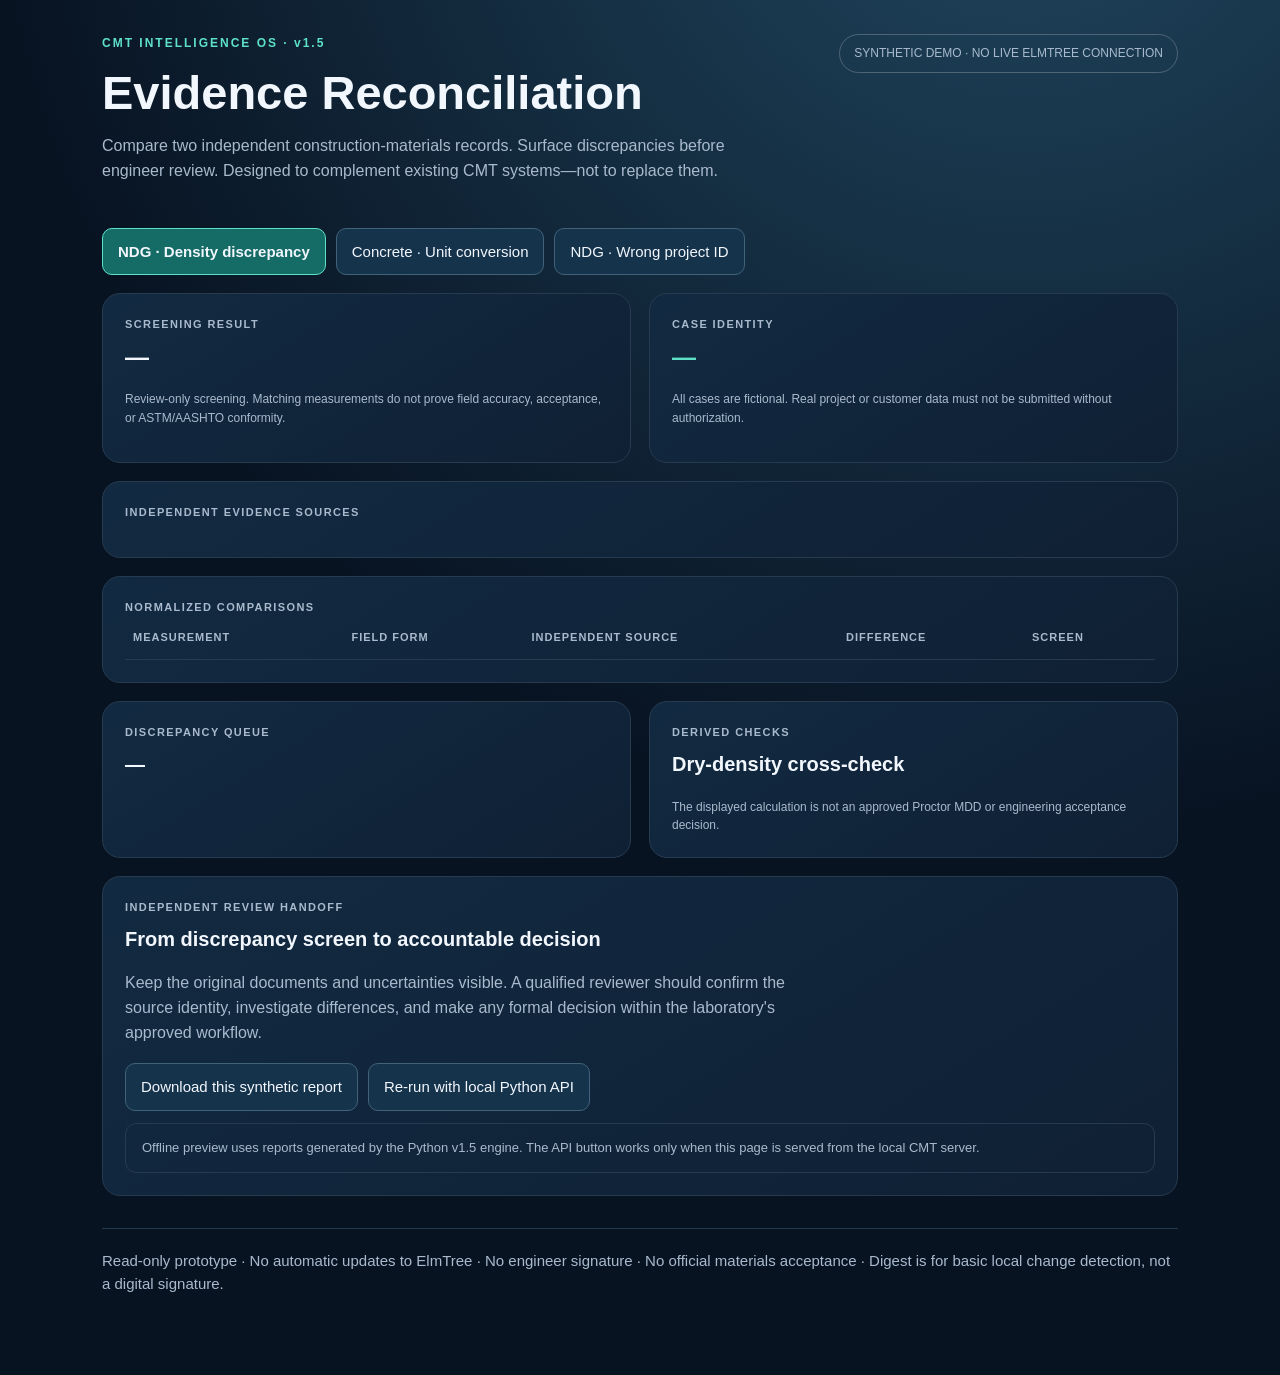
<file: examples/v15/demo_template.html>
<!DOCTYPE html>
<html lang="en"><head><meta charset="utf-8"><meta name="viewport" content="width=device-width,initial-scale=1"><title>CMT Intelligence OS | Evidence Review v1.5</title>
<style>
:root{color-scheme:dark;--bg:#081322;--panel:#102238;--line:#273b50;--muted:#a9bacd;--mint:#5de1c8;--yellow:#ffd383;--red:#ff9b9b;--white:#f2f7fd}*{box-sizing:border-box}body{margin:0;background:radial-gradient(circle at 80% -15%,#214861,#081322 55%);color:var(--white);font:15px/1.55 -apple-system,BlinkMacSystemFont,'Segoe UI',sans-serif}main{max-width:1120px;padding:34px 22px 80px;margin:auto}.brand{font-size:12px;color:var(--mint);letter-spacing:2px;font-weight:700}.head{display:flex;justify-content:space-between;gap:20px;align-items:start;flex-wrap:wrap}h1{font-size:clamp(30px,4.7vw,47px);line-height:1.1;margin:14px 0}h2{font-size:20px;margin:8px 0 14px}.sub{max-width:670px;color:var(--muted);font-size:16px}.flag{border:1px solid #4f6475;padding:9px 14px;border-radius:30px;color:var(--muted);font-size:12px}.topnav{display:flex;gap:10px;margin:28px 0 18px;flex-wrap:wrap}.btn,button{background:#15334b;border:1px solid #416379;color:var(--white);border-radius:10px;padding:11px 15px;cursor:pointer;font:inherit}.btn:hover,button:hover{border-color:var(--mint)}.btn.active{background:#156b66;border-color:var(--mint);font-weight:700}.btn[disabled]{opacity:.55;cursor:not-allowed}.grid{display:grid;grid-template-columns:1fr 1fr;gap:18px}.card{background:linear-gradient(148deg,#122a41,#0f2034);border:1px solid var(--line);border-radius:18px;padding:22px;min-width:0}.wide{grid-column:span 2}.pill{border-radius:40px;display:inline-block;padding:4px 12px;background:#4a3228;color:var(--yellow);font-weight:700;font-size:12px}.pill.ok{background:#15493f;color:var(--mint)}.eyebrow{color:var(--muted);text-transform:uppercase;letter-spacing:1.4px;font-size:11px;font-weight:750}.big{font-size:24px;font-weight:780;line-height:1.3;margin:8px 0}.accent{color:var(--mint)}.cols{display:grid;grid-template-columns:1fr 1fr;gap:12px}.src{border:1px solid var(--line);border-radius:12px;padding:15px;background:#0a1a2a}.src strong{color:var(--mint)}.src small{display:block;color:var(--muted);overflow-wrap:anywhere}.number{font-size:25px;font-weight:760;font-variant-numeric:tabular-nums}table{border-collapse:collapse;width:100%;text-align:left}th{font-size:11px;letter-spacing:1px;text-transform:uppercase;color:var(--muted)}td,th{border-bottom:1px solid var(--line);padding:13px 8px;vertical-align:top}td:first-child{font-weight:680}.warn{color:var(--red)}.match{color:var(--mint)}.unit{font-size:12px;color:var(--muted)}.issue{padding:13px 15px;border-left:3px solid var(--yellow);background:#1b2935;border-radius:5px;margin:10px 0}.issue strong{color:var(--yellow)}.issue p{margin:2px 0 0;color:var(--muted);font-size:13px}.disclaimer{margin-top:18px;color:var(--muted);font-size:12px}.actions{display:flex;gap:10px;flex-wrap:wrap;margin-top:18px}.statusline{padding:14px 16px;border:1px solid var(--line);border-radius:11px;margin-top:12px;font-size:13px;color:var(--muted)}code{overflow-wrap:anywhere;color:var(--mint)}.foot{margin-top:32px;padding-top:20px;border-top:1px solid var(--line);color:var(--muted)}@media(max-width:750px){.grid{grid-template-columns:1fr}.wide{grid-column:span 1}.cols{grid-template-columns:1fr}main{padding:22px 15px 50px}th,td{padding:10px 4px;font-size:12px}.number{font-size:21px}} </style></head><body><main>
<div class="head"><div><div class="brand">CMT INTELLIGENCE OS · v1.5</div><h1>Evidence Reconciliation</h1><p class="sub">Compare two independent construction-materials records. Surface discrepancies before engineer review. Designed to complement existing CMT systems—not to replace them.</p></div><div class="flag">SYNTHETIC DEMO · NO LIVE ELMTREE CONNECTION</div></div>
<div class="topnav"><button class="btn active" data-case="ndg_synthetic_conflict">NDG · Density discrepancy</button><button class="btn" data-case="concrete_synthetic_metric">Concrete · Unit conversion</button><button class="btn" data-case="ndg_synthetic_identity_conflict">NDG · Wrong project ID</button></div>
<div class="grid">
<section class="card"><div class="eyebrow">Screening result</div><div id="status" class="big">—</div><div id="flag"></div><p class="disclaimer">Review-only screening. Matching measurements do not prove field accuracy, acceptance, or ASTM/AASHTO conformity.</p></section>
<section class="card"><div class="eyebrow">Case identity</div><div id="scenario" class="big accent">—</div><div id="identity"></div><div class="disclaimer">All cases are fictional. Real project or customer data must not be submitted without authorization.</div></section>
<section class="card wide"><div class="eyebrow">Independent evidence sources</div><div id="sources" class="cols" style="margin-top:14px"></div></section>
<section class="card wide"><div class="eyebrow">Normalized comparisons</div><div style="overflow-x:auto"><table><thead><tr><th>Measurement</th><th>Field form</th><th>Independent source</th><th>Difference</th><th>Screen</th></tr></thead><tbody id="comparisons"></tbody></table></div></section>
<section class="card"><div class="eyebrow">Discrepancy queue</div><h2 id="issueCount">—</h2><div id="issues"></div></section>
<section class="card"><div class="eyebrow">Derived checks</div><h2>Dry-density cross-check</h2><div id="derived"></div><div class="disclaimer">The displayed calculation is not an approved Proctor MDD or engineering acceptance decision.</div></section>
<section class="card wide"><div class="eyebrow">Independent review handoff</div><h2>From discrepancy screen to accountable decision</h2><p class="sub">Keep the original documents and uncertainties visible. A qualified reviewer should confirm the source identity, investigate differences, and make any formal decision within the laboratory's approved workflow.</p><div class="actions"><button id="download">Download this synthetic report</button><button id="runapi">Re-run with local Python API</button></div><div class="statusline" id="apistatus">Offline preview uses reports generated by the Python v1.5 engine. The API button works only when this page is served from the local CMT server.</div></section>
</div><div class="foot">Read-only prototype · No automatic updates to ElmTree · No engineer signature · No official materials acceptance · Digest is for basic local change detection, not a digital signature.</div></main>
<script>
const scenarios=/*__SCENARIOS__*/;
let selected='ndg_synthetic_conflict';
function el(id){return document.getElementById(id)}
function elt(tag,content,cls){const e=document.createElement(tag);e.textContent=content;if(cls)e.className=cls;return e}
function add(target,element){target.appendChild(element)}
function clear(id){el(id).replaceChildren()}
function render(){const {input:d,report:r}=scenarios[selected];el('scenario').textContent=r.test_type==='ndg'?'Soil · NDG':'Fresh concrete';el('status').textContent=r.review_status==='REVIEW_REQUIRED'?'Attention required':'No difference in checked fields';el('flag').replaceChildren(elt('span',r.review_status==='REVIEW_REQUIRED'?'ENGINEER REVIEW NEEDED':'NOT FORMALLY APPROVED','pill'+(r.issues.length?'':' ok')));el('identity').textContent=d.documents.map(x=>x.project_id+' / '+x.test_id).join('  ↔  ');clear('sources');for(const s of d.documents){let card=elt('div','','src');add(card,elt('strong',s.source_type.replaceAll('_',' ').toUpperCase()));add(card,elt('small',s.source_id+'  ·  '+s.project_id+'  ·  '+s.test_id));for(const o of s.observations){const line=elt('div','');line.style.marginTop='9px';add(line,elt('span',o.field.replaceAll('_',' ')+': ','unit'));add(line,elt('b',o.value+' '+o.unit));add(card,line)}add(el('sources'),card)}clear('comparisons');for(const c of r.comparisons){const tr=elt('tr','');for(const content of [c.field.replaceAll('_',' '),c.from_form+' '+c.base_unit,c.from_other+' '+c.base_unit,c.absolute_difference,c.different?'Different':'Within screen'])add(tr,elt('td',content));tr.lastChild.className=c.different?'warn':'match';add(el('comparisons'),tr)}el('issueCount').textContent=r.issues.length+' finding'+(r.issues.length===1?'':'s');clear('issues');if(!r.issues.length)add(el('issues'),elt('p','No differences under the configured screening tolerances. This is not engineering approval.'));for(const x of r.issues){const block=elt('div','','issue');add(block,elt('strong',x.code+' · '+x.field));add(block,elt('p',x.details));add(el('issues'),block)}clear('derived');if(!r.derived.length)add(el('derived'),elt('p','No derived NDG checks for this case.'));for(const item of r.derived){const block=elt('div','','src');block.style.marginBottom='10px';add(block,elt('small',item.source_id));add(block,elt('div',item.derived_dry_density_pcf+' pcf','number'));add(el('derived'),block)}document.querySelectorAll('[data-case]').forEach(btn=>btn.classList.toggle('active',btn.dataset.case===selected));el('apistatus').textContent='Offline preview: reports were produced by the Python v1.5 engine. No AI or ElmTree services are contacted.'}
document.querySelectorAll('[data-case]').forEach(btn=>btn.addEventListener('click',()=>{selected=btn.dataset.case;render()}));
el('download').addEventListener('click',()=>{const s=JSON.stringify(scenarios[selected].report,null,2);const url=URL.createObjectURL(new Blob([s],{type:'application/json'}));const a=document.createElement('a');a.href=url;a.download=selected+'_REVIEW_ONLY.json';a.click();setTimeout(()=>URL.revokeObjectURL(url),2000)});
el('runapi').addEventListener('click',async()=>{if(location.protocol==='file:'){el('apistatus').textContent='Open http://127.0.0.1:8000/reconcile-demo with the local Python server to run the API. Offline preview remains available.';return}try{const response=await fetch('/api/evidence/reconcile',{method:'POST',headers:{'Content-Type':'application/json'},body:JSON.stringify(scenarios[selected].input)});if(!response.ok)throw new Error('API HTTP '+response.status);const result=await response.json();scenarios[selected].report=result;render();el('apistatus').textContent='Reconciled with local Python engine; digest '+result.sha256_for_local_change_detection_only.slice(0,14)+'…  ·  not a signature or approval.'}catch(e){el('apistatus').textContent='Local API unavailable: '+e.message}});
render();
</script></body></html>
</file>
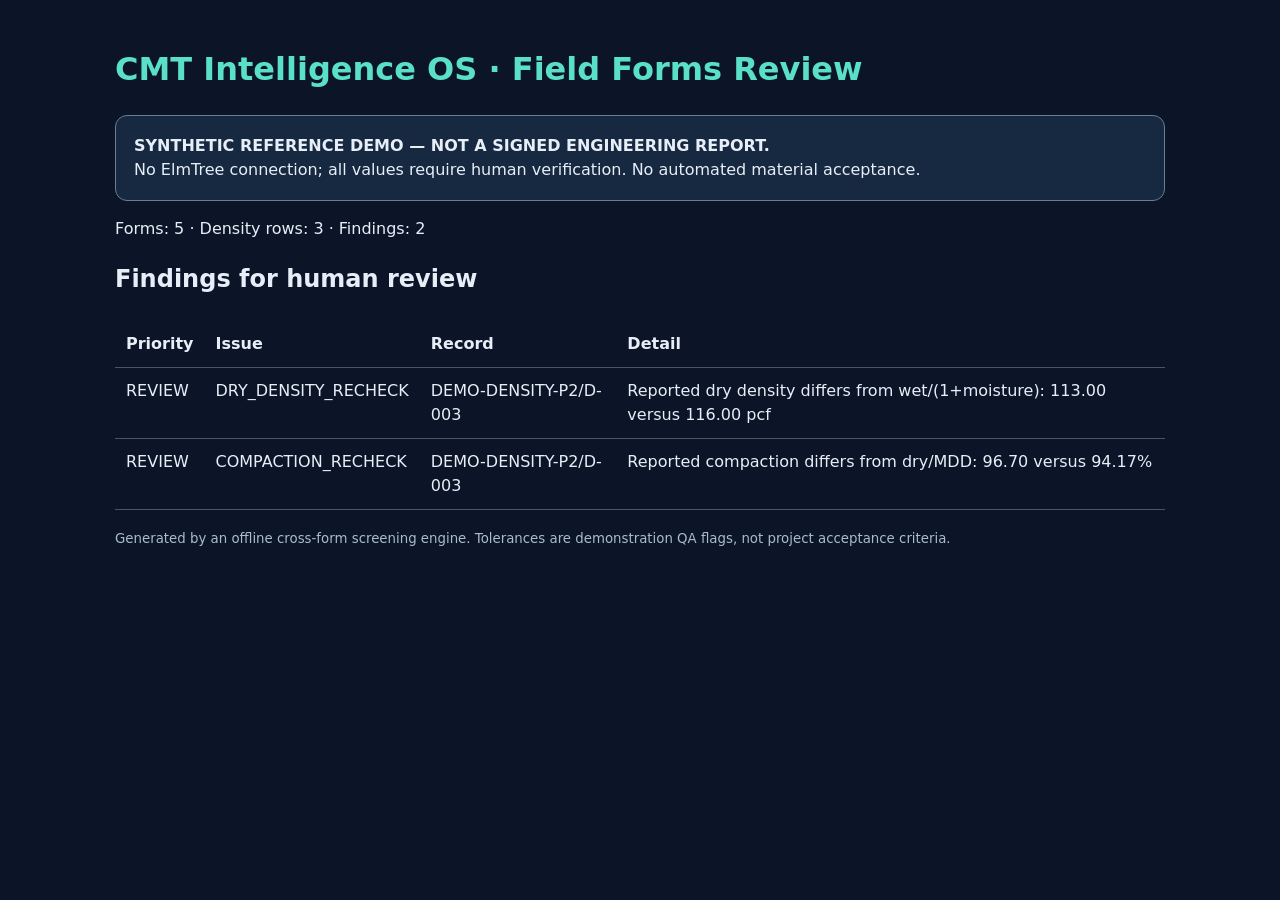
<file: forms/examples/SYNTHETIC_FORM_REVIEW.html>
<!doctype html><html lang="en"><head><meta charset="utf-8"><meta name="viewport" content="width=device-width, initial-scale=1"><title>CMT Forms Review</title><style>
body{background:#0b1527;color:#e7eef7;font:16px system-ui;margin:0;padding:24px;line-height:1.5}
main{max-width:1050px;margin:auto}h1{color:#5be0c8}.notice{border:1px solid #6b7e96;border-radius:12px;padding:18px;background:#162940}
table{border-collapse:collapse;width:100%;margin-top:24px}td,th{border-bottom:1px solid #43566a;padding:11px;text-align:left;vertical-align:top}
.warning{color:#ffcb7c}small{color:#a9bbcf}</style></head><body><main><h1>CMT Intelligence OS · Field Forms Review</h1>
<p class="notice"><strong>SYNTHETIC REFERENCE DEMO — NOT A SIGNED ENGINEERING REPORT.</strong><br>
No ElmTree connection; all values require human verification. No automated material acceptance.</p>
<p>Forms: 5 · Density rows: 3 · Findings: 2</p><h2>Findings for human review</h2>
<table><thead><tr><th>Priority</th><th>Issue</th><th>Record</th><th>Detail</th></tr></thead><tbody><tr><td>REVIEW</td><td>DRY_DENSITY_RECHECK</td><td>DEMO-DENSITY-P2/D-003</td><td>Reported dry density differs from wet/(1+moisture): 113.00 versus 116.00 pcf</td></tr><tr><td>REVIEW</td><td>COMPACTION_RECHECK</td><td>DEMO-DENSITY-P2/D-003</td><td>Reported compaction differs from dry/MDD: 96.70 versus 94.17%</td></tr></tbody></table><p><small>Generated by an offline cross-form screening engine. Tolerances are demonstration QA flags, not project acceptance criteria.</small></p></main></body></html>
</file>
<file: docs/styles.css>
:root{color-scheme:dark;--bg:#09111c;--surface:#111f30;--s2:#172a40;--stroke:#2c4257;--text:#f0f7fc;--muted:#a1b5c9;--teal:#55dbce;--blue:#82b9ff;--warn:#ffd38a;--red:#ff989c;--radius:19px;--shadow:0 14px 50px #02091266}
*{box-sizing:border-box}html,body{margin:0;background:var(--bg);color:var(--text);font:15px/1.45 -apple-system,BlinkMacSystemFont,"Segoe UI",Arial,sans-serif;min-height:100%;-webkit-text-size-adjust:100%}body{padding-bottom:calc(100px + env(safe-area-inset-bottom))}button,input,textarea,select{font:inherit}button{touch-action:manipulation;cursor:pointer}button:focus-visible,input:focus-visible,textarea:focus-visible,select:focus-visible{outline:2px solid var(--teal);outline-offset:2px}a{color:var(--teal)}.top{display:flex;justify-content:space-between;align-items:center;gap:10px;padding:calc(16px + env(safe-area-inset-top)) 19px 16px;background:linear-gradient(130deg,#122b3e,#0a1723 77%);border-bottom:1px solid #304256}.brand{display:flex;gap:12px;align-items:center}.brandicon{position:relative;width:47px;height:47px;border-radius:14px;background:linear-gradient(150deg,#1bd4c2,#67b3f0);color:#083045;font-size:29px;font-weight:800;display:grid;place-items:center}.icon-dot{position:absolute;width:6px;height:6px;background:#fff;right:8px;bottom:8px;border-radius:50%}.brandline{font-weight:700;letter-spacing:2px;font-size:9px;color:#8aa2bb}.brand h1{margin:1px 0 0;font-size:18px;letter-spacing:-.45px}.version{font-size:11px;color:#0b302f;background:#75e4d6;padding:3px 6px;border-radius:7px;vertical-align:middle}.topright{display:flex;gap:9px;align-items:center}.connection{font-size:10px;letter-spacing:.5px;color:#72e6cb;white-space:nowrap}.iconbtn{border-radius:100%;background:#213449;border:1px solid #35526b;color:#e5f5fa;width:35px;height:35px;font-weight:700}.privacy-banner{display:flex;gap:8px;align-items:center;padding:10px 20px;background:#0d2a2d;color:#9be1d4;font-size:11px;border-bottom:1px solid #245955}.privacy-banner svg{flex:none}main{max-width:940px;margin:0 auto;padding:22px 16px 50px}.eyebrow{font-size:11px;text-transform:uppercase;letter-spacing:2px;font-weight:750;color:var(--teal)}h2{font-size:27px;letter-spacing:-.8px;margin:7px 0 7px}h3{font-size:17px;margin:0 0 10px}.sub{color:var(--muted);font-size:13px;max-width:660px}.flex{display:flex;align-items:center;gap:10px}.between{display:flex;justify-content:space-between;align-items:center;gap:10px}.wrap{flex-wrap:wrap}.panel{background:linear-gradient(150deg,#142639,#101d2d);border:1px solid #284154;border-radius:var(--radius);padding:18px;margin:15px 0;box-shadow:var(--shadow)}.panel.flat{background:var(--surface);box-shadow:none}.hero{background:linear-gradient(125deg,#133b44 0%,#183448 54%,#1b2842 100%);border-color:#42727a;padding:24px 21px}.hero h2{font-size:27px;line-height:1.15}.hero .sub{color:#c0d5dd}.hero-note{font-size:12px;background:#082326ad;display:inline-block;padding:7px 12px;border-radius:30px;color:#9ef1db}.btn{border:1px solid #486174;color:var(--text);background:#1c3045;border-radius:12px;display:inline-flex;align-items:center;justify-content:center;gap:8px;font-weight:750;min-height:43px;padding:10px 15px;text-decoration:none;line-height:1.2}.btn.primary{background:#72e3d4;color:#072d2f;border-color:#72e3d4}.btn.secondary{background:#24394f}.btn.danger{background:#402a31;color:#ffbec2;border-color:#8c4a55}.btn.outline{background:transparent}.btn:disabled{opacity:.45;cursor:not-allowed}.btn.small{min-height:34px;font-size:12px;padding:7px 10px}.btn.full{width:100%}.actions{display:flex;flex-wrap:wrap;gap:10px;margin:17px 0}.metrics{display:grid;grid-template-columns:repeat(3,1fr);gap:10px;margin:18px 0}.metric{padding:16px 9px;text-align:center;background:#14263a;border:1px solid #2c4961;border-radius:15px}.metric b{display:block;font-size:27px;line-height:1;color:#f1fcfc}.metric span{display:block;font-size:11px;color:#a3bcce;margin-top:6px}.section-title{font-size:13px;letter-spacing:1.3px;color:#afc3d5;text-transform:uppercase;font-weight:800;margin:24px 0 12px}.record{display:flex;align-items:center;gap:12px;border:1px solid #2b4357;background:#102134;border-radius:14px;padding:15px;margin-bottom:9px;text-align:left;width:100%;color:var(--text)}.recordicon{border-radius:12px;background:#213e50;color:var(--teal);font-size:20px;display:grid;place-items:center;min-width:43px;height:43px}.recordmeta{flex:1;min-width:0}.recordmeta strong{display:block;font-size:14px;white-space:nowrap;overflow:hidden;text-overflow:ellipsis}.recordmeta small{color:#aec0d0;font-size:11px}.chevron{font-size:22px;color:#7fa2b6}.tag{display:inline-block;padding:4px 9px;background:#183f42;border:1px solid #296866;color:#94ebdb;border-radius:20px;font-size:11px;font-weight:700}.tag.warn{background:#47371e;color:#ffe0a6;border-color:#77562b}.tag.danger{background:#482732;color:#ffadb6;border-color:#773b4d}.tag.neutral{background:#26384b;color:#aec4d9;border-color:#405367}.issue{padding:11px 12px;border-left:3px solid var(--warn);background:#29291f;border-radius:8px;margin:9px 0;font-size:12px;color:#f8e1bf}.issue.danger{border-color:var(--red);background:#311c26;color:#ffd0d0}.fine{color:var(--muted);font-size:11px}.fieldset{display:grid;grid-template-columns:repeat(2,minmax(0,1fr));gap:13px}.field{display:flex;flex-direction:column;gap:5px;min-width:0}.field.full{grid-column:1/-1}.field>label{font-size:12px;color:#bed0e0;font-weight:650}.field>input,.field>textarea,.field>select,.editrow input,.editrow select{width:100%;height:44px;color:#fff;background:#0d1a29;border:1px solid #3c5269;border-radius:11px;padding:8px 10px;min-width:0}.field>textarea{height:85px;resize:vertical}.field>input::placeholder,.editrow input::placeholder{color:#638297}.field>input[type=date]{color-scheme:dark}.hint{font-size:11px;color:#95aebf}.review-check{display:flex;align-items:center;gap:8px;font-size:11px;color:#b6dcda}.review-check input{accent-color:#56d6bf;width:17px;height:17px}.tabbar{display:flex;flex-wrap:wrap;gap:7px;margin:14px 0}.chip{padding:9px 11px;border-radius:11px;background:#142537;color:#b2c7d7;border:1px solid #304758;font-size:12px}.chip.selected{background:#0e4c49;border-color:#37c4b8;color:#dbfffa}.editrow{background:#12273c;border:1px solid #375369;padding:12px;border-radius:14px;margin:12px 0}.editrow strong{font-size:12px}.rowgrid{display:grid;grid-template-columns:repeat(3,minmax(0,1fr));gap:9px;margin:12px 0}.rowgrid label{display:block;font-size:10px;color:#b4c8d7;margin-bottom:4px}.rowgrid input{height:40px;padding:6px}.imglist{display:grid;grid-template-columns:repeat(3,1fr);gap:10px;margin-top:10px}.photo{width:100%;border:1px solid #38546c;aspect-ratio:1;object-fit:cover;border-radius:10px;background:#152638}.note{background:#1b2934;border-radius:12px;padding:12px;color:#d0d9e0;font-size:12px;margin:13px 0}.notice{border-left:3px solid #56d9cf;background:#173138;padding:12px 14px;border-radius:8px;font-size:12px;color:#badad8}.footer-help{margin-top:24px;color:#92a9ba;font-size:11px}.empty{padding:34px 18px;text-align:center;background:#111f30;border:1px dashed #3b5267;border-radius:20px}.empty .big{font-size:39px;color:#55d2bd}.nav{position:fixed;z-index:20;left:0;right:0;bottom:0;background:#0a1826f5;display:flex;justify-content:space-around;border-top:1px solid #304b5f;padding:10px 8px calc(7px + env(safe-area-inset-bottom));backdrop-filter:blur(20px)}.navitem{min-width:70px;background:transparent;border:0;border-radius:12px;color:#91acc1;font-size:10px;display:flex;flex-direction:column;align-items:center;gap:2px;padding:7px 10px}.navitem.active{color:#85e8d8;background:#153b3c}.navicon{font-size:23px;line-height:23px}.toast{position:fixed;z-index:80;bottom:calc(104px + env(safe-area-inset-bottom));left:15px;right:15px;max-width:520px;margin:auto;background:#153c3e;border:1px solid #56cfc4;color:#dafffa;border-radius:13px;padding:11px 15px;box-shadow:0 18px 50px #0008;display:none}.toast.visible{display:block}.hr{border:0;border-top:1px solid #314456;margin:18px 0}.kbd{font-family:ui-monospace,monospace;color:#8edacc;font-size:12px}.status-panel{display:flex;gap:9px;align-items:center;margin:7px 0 13px}.table-scroll{overflow-x:auto}table{border-collapse:collapse;width:100%;font-size:12px}th,td{text-align:left;padding:8px;border-bottom:1px solid #2a4456;vertical-align:top}th{color:#aac6d5;font-size:11px}.tiny{font-size:11px}.visually-hidden{position:absolute;height:1px;width:1px;overflow:hidden;clip:rect(0,0,0,0)}@media(min-width:760px){.metrics{max-width:600px}.fieldset{grid-template-columns:repeat(3,minmax(0,1fr))}.rowgrid{grid-template-columns:repeat(4,minmax(0,1fr))}main{padding-top:30px}.hero{padding:30px}.nav{max-width:620px;border:1px solid #32485e;border-radius:20px;bottom:15px;margin:auto;padding-bottom:6px}.navitem{font-size:12px}.imglist{grid-template-columns:repeat(5,1fr)}}@media(max-width:370px){.top{padding-left:12px;padding-right:12px}.brand h1{font-size:16px}.brandline{letter-spacing:1px}.version{font-size:10px}.connection{display:none}.rowgrid{grid-template-columns:repeat(2,minmax(0,1fr))}}
</file>
<file: mobile/styles.css>
:root{color-scheme:dark;--bg:#09111c;--surface:#111f30;--s2:#172a40;--stroke:#2c4257;--text:#f0f7fc;--muted:#a1b5c9;--teal:#55dbce;--blue:#82b9ff;--warn:#ffd38a;--red:#ff989c;--radius:19px;--shadow:0 14px 50px #02091266}
*{box-sizing:border-box}html,body{margin:0;background:var(--bg);color:var(--text);font:15px/1.45 -apple-system,BlinkMacSystemFont,"Segoe UI",Arial,sans-serif;min-height:100%;-webkit-text-size-adjust:100%}body{padding-bottom:calc(100px + env(safe-area-inset-bottom))}button,input,textarea,select{font:inherit}button{touch-action:manipulation;cursor:pointer}button:focus-visible,input:focus-visible,textarea:focus-visible,select:focus-visible{outline:2px solid var(--teal);outline-offset:2px}a{color:var(--teal)}.top{display:flex;justify-content:space-between;align-items:center;gap:10px;padding:calc(16px + env(safe-area-inset-top)) 19px 16px;background:linear-gradient(130deg,#122b3e,#0a1723 77%);border-bottom:1px solid #304256}.brand{display:flex;gap:12px;align-items:center}.brandicon{position:relative;width:47px;height:47px;border-radius:14px;background:linear-gradient(150deg,#1bd4c2,#67b3f0);color:#083045;font-size:29px;font-weight:800;display:grid;place-items:center}.icon-dot{position:absolute;width:6px;height:6px;background:#fff;right:8px;bottom:8px;border-radius:50%}.brandline{font-weight:700;letter-spacing:2px;font-size:9px;color:#8aa2bb}.brand h1{margin:1px 0 0;font-size:18px;letter-spacing:-.45px}.version{font-size:11px;color:#0b302f;background:#75e4d6;padding:3px 6px;border-radius:7px;vertical-align:middle}.topright{display:flex;gap:9px;align-items:center}.connection{font-size:10px;letter-spacing:.5px;color:#72e6cb;white-space:nowrap}.iconbtn{border-radius:100%;background:#213449;border:1px solid #35526b;color:#e5f5fa;width:35px;height:35px;font-weight:700}.privacy-banner{display:flex;gap:8px;align-items:center;padding:10px 20px;background:#0d2a2d;color:#9be1d4;font-size:11px;border-bottom:1px solid #245955}.privacy-banner svg{flex:none}main{max-width:940px;margin:0 auto;padding:22px 16px 50px}.eyebrow{font-size:11px;text-transform:uppercase;letter-spacing:2px;font-weight:750;color:var(--teal)}h2{font-size:27px;letter-spacing:-.8px;margin:7px 0 7px}h3{font-size:17px;margin:0 0 10px}.sub{color:var(--muted);font-size:13px;max-width:660px}.flex{display:flex;align-items:center;gap:10px}.between{display:flex;justify-content:space-between;align-items:center;gap:10px}.wrap{flex-wrap:wrap}.panel{background:linear-gradient(150deg,#142639,#101d2d);border:1px solid #284154;border-radius:var(--radius);padding:18px;margin:15px 0;box-shadow:var(--shadow)}.panel.flat{background:var(--surface);box-shadow:none}.hero{background:linear-gradient(125deg,#133b44 0%,#183448 54%,#1b2842 100%);border-color:#42727a;padding:24px 21px}.hero h2{font-size:27px;line-height:1.15}.hero .sub{color:#c0d5dd}.hero-note{font-size:12px;background:#082326ad;display:inline-block;padding:7px 12px;border-radius:30px;color:#9ef1db}.btn{border:1px solid #486174;color:var(--text);background:#1c3045;border-radius:12px;display:inline-flex;align-items:center;justify-content:center;gap:8px;font-weight:750;min-height:43px;padding:10px 15px;text-decoration:none;line-height:1.2}.btn.primary{background:#72e3d4;color:#072d2f;border-color:#72e3d4}.btn.secondary{background:#24394f}.btn.danger{background:#402a31;color:#ffbec2;border-color:#8c4a55}.btn.outline{background:transparent}.btn:disabled{opacity:.45;cursor:not-allowed}.btn.small{min-height:34px;font-size:12px;padding:7px 10px}.btn.full{width:100%}.actions{display:flex;flex-wrap:wrap;gap:10px;margin:17px 0}.metrics{display:grid;grid-template-columns:repeat(3,1fr);gap:10px;margin:18px 0}.metric{padding:16px 9px;text-align:center;background:#14263a;border:1px solid #2c4961;border-radius:15px}.metric b{display:block;font-size:27px;line-height:1;color:#f1fcfc}.metric span{display:block;font-size:11px;color:#a3bcce;margin-top:6px}.section-title{font-size:13px;letter-spacing:1.3px;color:#afc3d5;text-transform:uppercase;font-weight:800;margin:24px 0 12px}.record{display:flex;align-items:center;gap:12px;border:1px solid #2b4357;background:#102134;border-radius:14px;padding:15px;margin-bottom:9px;text-align:left;width:100%;color:var(--text)}.recordicon{border-radius:12px;background:#213e50;color:var(--teal);font-size:20px;display:grid;place-items:center;min-width:43px;height:43px}.recordmeta{flex:1;min-width:0}.recordmeta strong{display:block;font-size:14px;white-space:nowrap;overflow:hidden;text-overflow:ellipsis}.recordmeta small{color:#aec0d0;font-size:11px}.chevron{font-size:22px;color:#7fa2b6}.tag{display:inline-block;padding:4px 9px;background:#183f42;border:1px solid #296866;color:#94ebdb;border-radius:20px;font-size:11px;font-weight:700}.tag.warn{background:#47371e;color:#ffe0a6;border-color:#77562b}.tag.danger{background:#482732;color:#ffadb6;border-color:#773b4d}.tag.neutral{background:#26384b;color:#aec4d9;border-color:#405367}.issue{padding:11px 12px;border-left:3px solid var(--warn);background:#29291f;border-radius:8px;margin:9px 0;font-size:12px;color:#f8e1bf}.issue.danger{border-color:var(--red);background:#311c26;color:#ffd0d0}.fine{color:var(--muted);font-size:11px}.fieldset{display:grid;grid-template-columns:repeat(2,minmax(0,1fr));gap:13px}.field{display:flex;flex-direction:column;gap:5px;min-width:0}.field.full{grid-column:1/-1}.field>label{font-size:12px;color:#bed0e0;font-weight:650}.field>input,.field>textarea,.field>select,.editrow input,.editrow select{width:100%;height:44px;color:#fff;background:#0d1a29;border:1px solid #3c5269;border-radius:11px;padding:8px 10px;min-width:0}.field>textarea{height:85px;resize:vertical}.field>input::placeholder,.editrow input::placeholder{color:#638297}.field>input[type=date]{color-scheme:dark}.hint{font-size:11px;color:#95aebf}.review-check{display:flex;align-items:center;gap:8px;font-size:11px;color:#b6dcda}.review-check input{accent-color:#56d6bf;width:17px;height:17px}.tabbar{display:flex;flex-wrap:wrap;gap:7px;margin:14px 0}.chip{padding:9px 11px;border-radius:11px;background:#142537;color:#b2c7d7;border:1px solid #304758;font-size:12px}.chip.selected{background:#0e4c49;border-color:#37c4b8;color:#dbfffa}.editrow{background:#12273c;border:1px solid #375369;padding:12px;border-radius:14px;margin:12px 0}.editrow strong{font-size:12px}.rowgrid{display:grid;grid-template-columns:repeat(3,minmax(0,1fr));gap:9px;margin:12px 0}.rowgrid label{display:block;font-size:10px;color:#b4c8d7;margin-bottom:4px}.rowgrid input{height:40px;padding:6px}.imglist{display:grid;grid-template-columns:repeat(3,1fr);gap:10px;margin-top:10px}.photo{width:100%;border:1px solid #38546c;aspect-ratio:1;object-fit:cover;border-radius:10px;background:#152638}.note{background:#1b2934;border-radius:12px;padding:12px;color:#d0d9e0;font-size:12px;margin:13px 0}.notice{border-left:3px solid #56d9cf;background:#173138;padding:12px 14px;border-radius:8px;font-size:12px;color:#badad8}.footer-help{margin-top:24px;color:#92a9ba;font-size:11px}.empty{padding:34px 18px;text-align:center;background:#111f30;border:1px dashed #3b5267;border-radius:20px}.empty .big{font-size:39px;color:#55d2bd}.nav{position:fixed;z-index:20;left:0;right:0;bottom:0;background:#0a1826f5;display:flex;justify-content:space-around;border-top:1px solid #304b5f;padding:10px 8px calc(7px + env(safe-area-inset-bottom));backdrop-filter:blur(20px)}.navitem{min-width:70px;background:transparent;border:0;border-radius:12px;color:#91acc1;font-size:10px;display:flex;flex-direction:column;align-items:center;gap:2px;padding:7px 10px}.navitem.active{color:#85e8d8;background:#153b3c}.navicon{font-size:23px;line-height:23px}.toast{position:fixed;z-index:80;bottom:calc(104px + env(safe-area-inset-bottom));left:15px;right:15px;max-width:520px;margin:auto;background:#153c3e;border:1px solid #56cfc4;color:#dafffa;border-radius:13px;padding:11px 15px;box-shadow:0 18px 50px #0008;display:none}.toast.visible{display:block}.hr{border:0;border-top:1px solid #314456;margin:18px 0}.kbd{font-family:ui-monospace,monospace;color:#8edacc;font-size:12px}.status-panel{display:flex;gap:9px;align-items:center;margin:7px 0 13px}.table-scroll{overflow-x:auto}table{border-collapse:collapse;width:100%;font-size:12px}th,td{text-align:left;padding:8px;border-bottom:1px solid #2a4456;vertical-align:top}th{color:#aac6d5;font-size:11px}.tiny{font-size:11px}.visually-hidden{position:absolute;height:1px;width:1px;overflow:hidden;clip:rect(0,0,0,0)}@media(min-width:760px){.metrics{max-width:600px}.fieldset{grid-template-columns:repeat(3,minmax(0,1fr))}.rowgrid{grid-template-columns:repeat(4,minmax(0,1fr))}main{padding-top:30px}.hero{padding:30px}.nav{max-width:620px;border:1px solid #32485e;border-radius:20px;bottom:15px;margin:auto;padding-bottom:6px}.navitem{font-size:12px}.imglist{grid-template-columns:repeat(5,1fr)}}@media(max-width:370px){.top{padding-left:12px;padding-right:12px}.brand h1{font-size:16px}.brandline{letter-spacing:1px}.version{font-size:10px}.connection{display:none}.rowgrid{grid-template-columns:repeat(2,minmax(0,1fr))}}
</file>
<file: docs/offline/styles.css>
:root{color-scheme:dark;--bg:#081421;--card:#0c2232;--line:#264859;--muted:#a0bec9;--teal:#25aca8;--ink:#edfaff;--warn:#eabb77;--red:#f3a5a0}*{box-sizing:border-box}body{margin:0;background:radial-gradient(ellipse at 30% 0,#103147,#081421 57%);font:15px/1.5 -apple-system,BlinkMacSystemFont,system-ui,sans-serif;color:var(--ink)}.shell{max-width:1030px;margin:auto;padding:14px 18px 60px}header{display:flex;justify-content:space-between;align-items:center;padding:16px 0 19px;gap:16px}.identity{display:flex;align-items:center;gap:15px}.logo{width:59px;height:59px;display:grid;place-items:center;background:linear-gradient(140deg,#239a9b,#377c9d);font-size:32px;font-weight:900;border-radius:17px;color:#071c2c}.logo span{color:#ffca80}.overline,.eyebrow{font-size:11px;letter-spacing:.22em;color:#8daeb9;font-weight:750}h1{font-size:23px;line-height:1.2;margin:5px 0 0}h1 em{font-size:12px;font-style:normal;background:#328b90;color:#081421;padding:5px 8px;border-radius:6px;vertical-align:middle}.notice{border:1px solid #275963;background:#0a2d36;color:#c2e1db;border-radius:13px;padding:13px 16px;font-size:12px;letter-spacing:.02em}.panel{background:#0d2232;border:1px solid var(--line);border-radius:18px;padding:22px;margin:22px 0;box-shadow:0 9px 32px #0002}.login{max-width:500px;margin:75px auto;padding:31px}.login h2{font-size:26px}.panel p,#subline{color:var(--muted);font-size:13px}h2{font-size:27px;margin:6px 0 8px}h3{font-size:20px;margin:0 0 12px}h4{margin:6px 0 12px}label{display:block;color:#cbe3e8;font-size:13px;font-weight:600;margin:12px 0}input,select,textarea{width:100%;padding:12px 13px;margin-top:6px;border-radius:10px;border:1px solid #3c6575;background:#091a29;color:var(--ink);font:inherit;outline-offset:3px}textarea{min-height:75px;resize:vertical}button{border:1px solid #3e7483;border-radius:10px;background:#175265;color:#edffff;font-weight:700;padding:11px 15px;cursor:pointer;font:inherit;font-weight:750}button:disabled{opacity:.42;cursor:not-allowed}button.primary,.primary{background:#167f83;color:white;border-color:#29a9aa}.ghost{background:transparent}.outline{background:transparent}.danger{background:#512b33;border-color:#764353}.footnote,.hint,small{font-size:12px;color:var(--muted)}.login button{width:100%;margin-top:13px}.session{display:flex;gap:9px;align-items:center;flex-wrap:wrap;color:#c6edf0;font-size:13px}.headline,.panelhead,.formhead{display:flex;justify-content:space-between;align-items:center;gap:20px}.headline{margin-top:30px}.summary{display:grid;grid-template-columns:repeat(3,1fr);gap:12px;margin-top:20px}.summary>div{background:#112a3b;border:1px solid var(--line);border-radius:13px;padding:16px}.summary strong{display:block;font-size:29px}.summary small{display:block}.grid{display:grid;grid-template-columns:repeat(auto-fit,minmax(210px,1fr));gap:10px 17px}.admin>form{border:1px solid var(--line);border-radius:12px;padding:15px;background:#091b29}.admin label{font-size:12px}.list{display:grid;gap:11px}.report{padding:15px;border:1px solid #31576a;border-radius:13px;background:#0b1d2b}.report .row{display:flex;justify-content:space-between;align-items:center;gap:10px;flex-wrap:wrap}.report strong{font-size:16px}.report small{display:block}.pill{display:inline-block;border:1px solid #416a78;border-radius:100px;padding:3px 9px;font-size:11px;color:#bfe4ee}.pill.submitted{border-color:#a37f46;color:#f0c88a}.pill.returned{border-color:#ac4c4d;color:#ffb3ae}.pill.reviewed{border-color:#3f8d78;color:#b3eec5}.report button{margin-left:auto}.fields{display:grid;grid-template-columns:repeat(auto-fit,minmax(170px,1fr));gap:8px 15px}.measure{border:1px solid #274858;border-radius:12px;padding:10px;margin-top:13px}.formrow{display:grid;grid-template-columns:repeat(auto-fit,minmax(125px,1fr));gap:7px}.formrow label{font-size:11px;margin:5px 0}.formrow input{padding:9px}.actions{display:flex;gap:10px;flex-wrap:wrap;margin-top:16px}.warning{color:var(--warn)}.error{color:var(--red)}.line{height:1px;background:var(--line);margin:20px 0}#message{position:sticky;bottom:15px;max-width:680px;margin:auto;text-align:center;color:#b7f4e3;font-weight:650;background:#174342;padding:13px;border-radius:11px;display:none}#message.bad{color:#ffb7b7;background:#51232b}.history{max-height:210px;overflow-y:auto}footer{text-align:center;padding:32px 12px;color:#8db1bc;font-size:11px}@media(max-width:530px){.shell{padding:10px 12px 45px}.panel{padding:16px}.login{margin:36px auto}.headline{align-items:flex-start}.summary>div{padding:10px}.summary strong{font-size:24px}.identity h1{font-size:18px}.logo{width:45px;height:45px}.overline{font-size:9px}.session button{padding:6px 8px}.grid{grid-template-columns:1fr}.panelhead{align-items:flex-start}.formhead{flex-wrap:wrap}}

/* v2.3 visual refinement: tactile surfaces, readable hierarchy and mobile-first forms */
:root{--bg:#071723;--card:#0c2535;--line:#244858;--muted:#a3c2ca;--teal:#3ad0bd;--ink:#f0fbfd}
body{background:radial-gradient(ellipse 980px 540px at 55% -130px,rgba(17,104,115,.29),transparent 74%),linear-gradient(165deg,#06131f,#091b2b 65%,#071522)}
body::before{content:'';position:fixed;inset:0;z-index:-1;pointer-events:none;background-image:linear-gradient(rgba(99,175,173,.025) 1px,transparent 1px),linear-gradient(90deg,rgba(99,175,173,.025) 1px,transparent 1px);background-size:48px 48px;mask-image:linear-gradient(to bottom,#000,transparent 80%)}
.shell{max-width:1150px}header{padding:22px 0 23px;border-bottom:1px solid rgba(108,165,183,.10)}
.logo{box-shadow:inset 0 1px 1px #ffffff4a,0 12px 40px #0e9d9d24;background:linear-gradient(142deg,#23b6a9,#2e8496)}
.overline{color:#6ec3c2}.notice{display:flex;align-items:center;gap:13px;background:rgba(9,45,53,.77);border-color:#245660;color:#c0dcdc;line-height:1.5}
.notice-mark{font-size:10px;letter-spacing:.13em;color:#073037;background:#8be0c9;padding:6px 10px;border-radius:7px;white-space:nowrap;font-weight:850}
.access-grid{display:grid;grid-template-columns:1.16fr 1fr;gap:36px;align-items:center;margin-top:45px;min-height:590px}
.welcome-panel{padding:26px 6px 38px 14px}
.welcome-panel h2{font-size:clamp(45px,5vw,71px);font-weight:800;letter-spacing:-.055em;line-height:1.075;margin:26px 0}
.welcome-panel h2 span{color:#71dfd0}
.welcome-panel p{font-size:16px;max-width:460px;line-height:1.75;color:#abc6d1}
.live-dot{display:inline-block;width:8px;height:8px;border-radius:50%;background:#63e9c3;box-shadow:0 0 0 5px #4bdbad1a;margin-right:10px}
.process-flow{display:flex;align-items:stretch;gap:10px;margin-top:45px;max-width:590px}
.process-flow>div:not(.flow-arrow){min-width:0;flex:1;border:1px solid #285360;border-radius:14px;padding:16px 14px;background:linear-gradient(160deg,#102f3d,#0a2331);box-shadow:0 12px 25px #0002}
.flow-n{display:block;font-size:11px;font-weight:750;color:#66bcbc;margin-bottom:14px;letter-spacing:.15em}
.process-flow strong{display:block;font-size:15px;color:#e8fbfa}
.process-flow small{display:block;margin-top:3px;font-size:11px;white-space:normal}
.process-flow .flow-arrow{display:flex;align-items:center;justify-content:center;color:#52b2b1;flex:0 0 11px;font-size:21px}
.welcome-foot{display:flex;flex-wrap:wrap;gap:8px;margin-top:27px}
.chip-note{display:inline-flex;padding:6px 10px;border-radius:100px;border:1px solid #2a4e5e;color:#accdd4;font-size:11px}
.panel{background:linear-gradient(168deg,rgba(17,46,62,.97),rgba(9,33,48,.97));border:1px solid #2c5668;box-shadow:0 17px 55px #0002}
.panel.login{width:100%;max-width:none;margin:10px 0;padding:42px 36px;border-radius:24px}
.login h2{font-size:27px;letter-spacing:-.025em;margin:14px 0 6px}
.login form{margin-top:25px}.login p{line-height:1.75}
.login .footnote{margin-top:23px;border-top:1px solid #2a4654;padding-top:18px;font-size:11px}
.login-submit{width:100%;margin-top:16px!important;display:flex;align-items:center;justify-content:space-between;padding:15px 18px;font-size:15px}
input,select,textarea{transition:border-color .15s,box-shadow .15s;background:#071c2b}
input:focus,select:focus,textarea:focus{border-color:#5fcabf;outline:2px solid #5fcabf2f;outline-offset:1px;box-shadow:0 0 0 4px #4fd6c411}
button{transition:transform .13s,background-color .13s,border-color .13s;min-height:41px}
button:not(:disabled):active{transform:translateY(1px)}
button:not(:disabled):hover{border-color:#5bd1c8}
button.primary{background:linear-gradient(135deg,#159f96,#197f91);border-color:#37c3bd}
.summary>div{background:linear-gradient(135deg,#153949,#0e2b3c);border-radius:16px;padding:20px}
.summary strong{color:#ebffff;font-weight:780;letter-spacing:-.04em}.summary small{color:#90c6c4}
.report{border-color:#2d5362;background:#0c2637}.report button{margin-top:8px}
.report .row strong{letter-spacing:.005em}.headline h2{font-size:33px;letter-spacing:-.04em}
.status-band{color:#67d9c4;font-size:12px;font-weight:750}
.formrow input{font-variant-numeric:tabular-nums}
footer{border-top:1px solid #ffffff10;margin-top:50px;line-height:1.9}
@media(max-width:900px){.access-grid{grid-template-columns:1fr;gap:8px;margin-top:16px}.welcome-panel{padding:30px 10px 4px}.welcome-panel h2{font-size:46px;margin:20px 0}.process-flow{margin-top:27px}.panel.login{max-width:650px;margin:13px auto 28px}}
@media(max-width:530px){header{padding:14px 0 17px}.notice{align-items:flex-start;flex-direction:column;gap:8px;padding:11px 13px}.welcome-panel{padding:19px 4px 0}.welcome-panel h2{font-size:38px;margin:17px 0 12px}.welcome-panel p{font-size:13px;line-height:1.65}.process-flow{margin-top:24px;gap:5px}.process-flow>div:not(.flow-arrow){padding:12px 9px}.process-flow strong{font-size:12px}.process-flow small{font-size:10px}.flow-n{margin-bottom:8px}.process-flow .flow-arrow{flex:0 0 8px;font-size:16px}.welcome-foot{margin-top:16px}.chip-note{font-size:10px;padding:4px 7px}.panel.login{padding:25px 19px;border-radius:19px;margin:15px 0 35px}.login h2{font-size:24px}.headline h2{font-size:26px}.summary>div{padding:12px}.headline,.panelhead{gap:8px}.identity{gap:10px}header .session{max-width:145px}.shell{padding:8px 13px 45px}}
/* Never let presentation rules reveal role-hidden sections. */
[hidden]{display:none!important}

/* v2.4 access lifecycle; small-screen accessible actions */
.access-console{margin-top:22px;padding:16px;border:1px solid #304a61;border-radius:14px;background:#0b2132}
.access-list{display:grid;gap:8px;margin:10px 0 21px}
.access-entry{display:flex;align-items:center;justify-content:space-between;gap:14px;padding:10px 12px;border:1px solid #2b4656;border-radius:10px;flex-wrap:wrap}
.access-entry span{font-size:14px;overflow-wrap:anywhere}
.access-entry button{max-width:100%}
.compact-form{display:flex;gap:10px;align-items:flex-end;flex-wrap:wrap;padding-top:14px}
.compact-form label{flex:1 1 200px}
.compact-form button{flex:0 1 auto;min-height:42px}
@media(max-width:560px){.access-entry{align-items:stretch;flex-direction:column}.access-entry button{width:100%}.compact-form button{width:100%}}

/* v2.9 role-scoped operational intelligence */
.ops-kpis{display:grid;grid-template-columns:repeat(4,minmax(0,1fr));gap:12px;margin:18px 0}.ops-kpis>div{background:#102f3b;border:1px solid #2e5864;padding:18px 14px;border-radius:14px}.ops-kpis strong{display:block;font-size:clamp(24px,3.5vw,37px);font-weight:800;color:#d7ffff}.ops-kpis small{display:block;color:#9bcdd0}.ops-queue{display:grid;gap:8px}.ops-entry{display:flex;align-items:center;gap:12px;flex-wrap:wrap;border:1px solid #305566;border-radius:12px;background:#0b2634;padding:11px 14px}.ops-entry div{font-weight:730;flex-basis:45%}.ops-entry small{flex:1}.ops-entry button{margin-left:auto}@media(max-width:700px){.ops-kpis{grid-template-columns:repeat(2,minmax(0,1fr))}.ops-entry div{flex-basis:100%}}
</file>
<file: docs/offline/offline.css>
.offline-layout{max-width:840px;margin:32px auto}.offline-layout h3{margin:0}.returnLink{color:#9de1e1;text-decoration:none;font-size:14px}.offline-actions{display:flex;gap:10px;align-items:center;justify-content:flex-start;flex-wrap:wrap;margin:18px 0}.offline-actions button{width:auto}.offline-status{font-size:14px;min-height:20px;color:#90ded8;padding:10px 0}.offline-row{padding:16px;margin:14px 0;border-radius:15px;border:1px solid #335266;background:#102536}.offline-row h4{margin:0 0 14px}.offline-grid{display:grid;grid-template-columns:repeat(2,minmax(0,1fr));gap:12px}.offline-grid label{display:block;font-size:12px;color:#b3d1db}.offline-grid input{width:100%;box-sizing:border-box}.offline-layout input{font-size:16px}.offline-row .danger{margin-top:12px}@media(max-width:520px){.offline-grid{grid-template-columns:1fr}.offline-layout{margin:10px auto}.returnLink{font-size:12px}}

#loadDemo{border-color:#6f8798;color:#c8e9f0} #loadDemo:disabled{opacity:.45}
</file>
<file: docs/handoff.css>
:root{color-scheme:dark;font-family:-apple-system,BlinkMacSystemFont,"Segoe UI",sans-serif;background:#07121f;color:#e5f3f7}*{box-sizing:border-box}body{margin:0;background:#07121f;font-size:15px}.hdr{padding:22px 18px 17px;background:#0c1e2a;display:flex;align-items:center;justify-content:space-between;gap:10px;border-bottom:1px solid #214455}.back{color:#87dfd7;text-decoration:none;font-weight:650}.pill{background:#12534e;color:#a8faf3;border-radius:50px;padding:7px 11px;font-size:12px;white-space:nowrap}.wrap{max-width:790px;padding:23px 16px 90px;margin:auto}h1{font-size:28px;line-height:1.1;margin:0 0 11px}h2{font-size:18px;margin:0 0 13px}p{line-height:1.55}p.intro{color:#bdd0da;margin:0 0 15px}.warning{background:#102630;border:1px solid #31646b;color:#c0e0e0;padding:13px;border-radius:12px;line-height:1.5;margin-bottom:19px}.tabs{display:grid;grid-template-columns:1fr 1fr;gap:9px;margin:17px 0}.tabs button{min-height:48px;border-radius:11px;background:#102332;color:#bdccd7;border:1px solid #344d5c;font-size:15px;font-weight:650}.tabs button.selected{background:#137d7a;color:white;border-color:#67c5c0}.card{background:#0e2030;border:1px solid #284457;border-radius:17px;padding:19px 15px;margin:17px 0;box-shadow:0 3px 14px #0003}.card p{color:#a8bdc8;font-size:14px}.btn{appearance:none;display:inline-flex;align-items:center;justify-content:center;gap:8px;text-decoration:none;border:1px solid #3d6a72;border-radius:11px;background:#143d4a;color:white;padding:12px 13px;margin:5px 6px 5px 0;font-size:15px;font-weight:650;cursor:pointer}.btn.primary{background:#1c8484;border-color:#51bdb6}.btn.outline{background:transparent}.btn.secondary{background:#194558}.btn:disabled{opacity:.5;cursor:not-allowed}.row{display:flex;gap:10px;align-items:end;flex-wrap:wrap}.grow{flex:1}label{display:block;color:#d5e7eb;font-size:14px;margin:11px 0 5px}input:not([type=file]):not([type=checkbox]),select,textarea{display:block;margin-top:5px;width:100%;background:#081825;color:#eaf6f9;border:1px solid #40616b;border-radius:10px;font:inherit;padding:12px 10px;min-width:0}textarea{min-height:84px;resize:vertical}input[type=checkbox]{width:19px;height:19px;accent-color:#2bada8;vertical-align:middle;margin:0 9px 0 0}.entry{background:#071927;border:1px solid #274855;border-radius:11px;padding:12px;margin:10px 0;line-height:1.5}.entry-head{display:flex;justify-content:space-between;align-items:flex-start;gap:8px}.entry small{display:block;color:#a8bac7;font-size:12px;padding-top:4px}.hint{font-size:12px!important;color:#a0b9c1!important}.status{display:inline-block;color:#8ff4dc;background:#153c42;padding:3px 8px;border-radius:9px;font-size:11px}.issue{background:#39251e;padding:9px;border-radius:8px;margin:8px 0;color:#ffd7be;font-size:12px}.ok{background:#15342d;color:#b0ffe5}.audit{border-left:2px solid #427b7c;padding-left:12px;margin-top:11px;color:#bccdd5;font-size:13px}.banner{background:#174638;color:#bbffe1;border-radius:10px;padding:12px;margin:12px 0}.error{background:#4a2527;color:#ffe6e6;border-radius:10px;padding:12px;margin:12px 0}.footer{font-size:12px;color:#91a8b6;margin-top:28px;line-height:1.6}

.data-dump{background:#05101a;border-radius:8px;padding:10px;color:#bee6e5;font-size:12px;overflow-x:auto;max-height:340px;white-space:pre-wrap;overflow-wrap:anywhere;}summary{cursor:pointer;color:#8ce6dc;font-weight:600}
</file>
